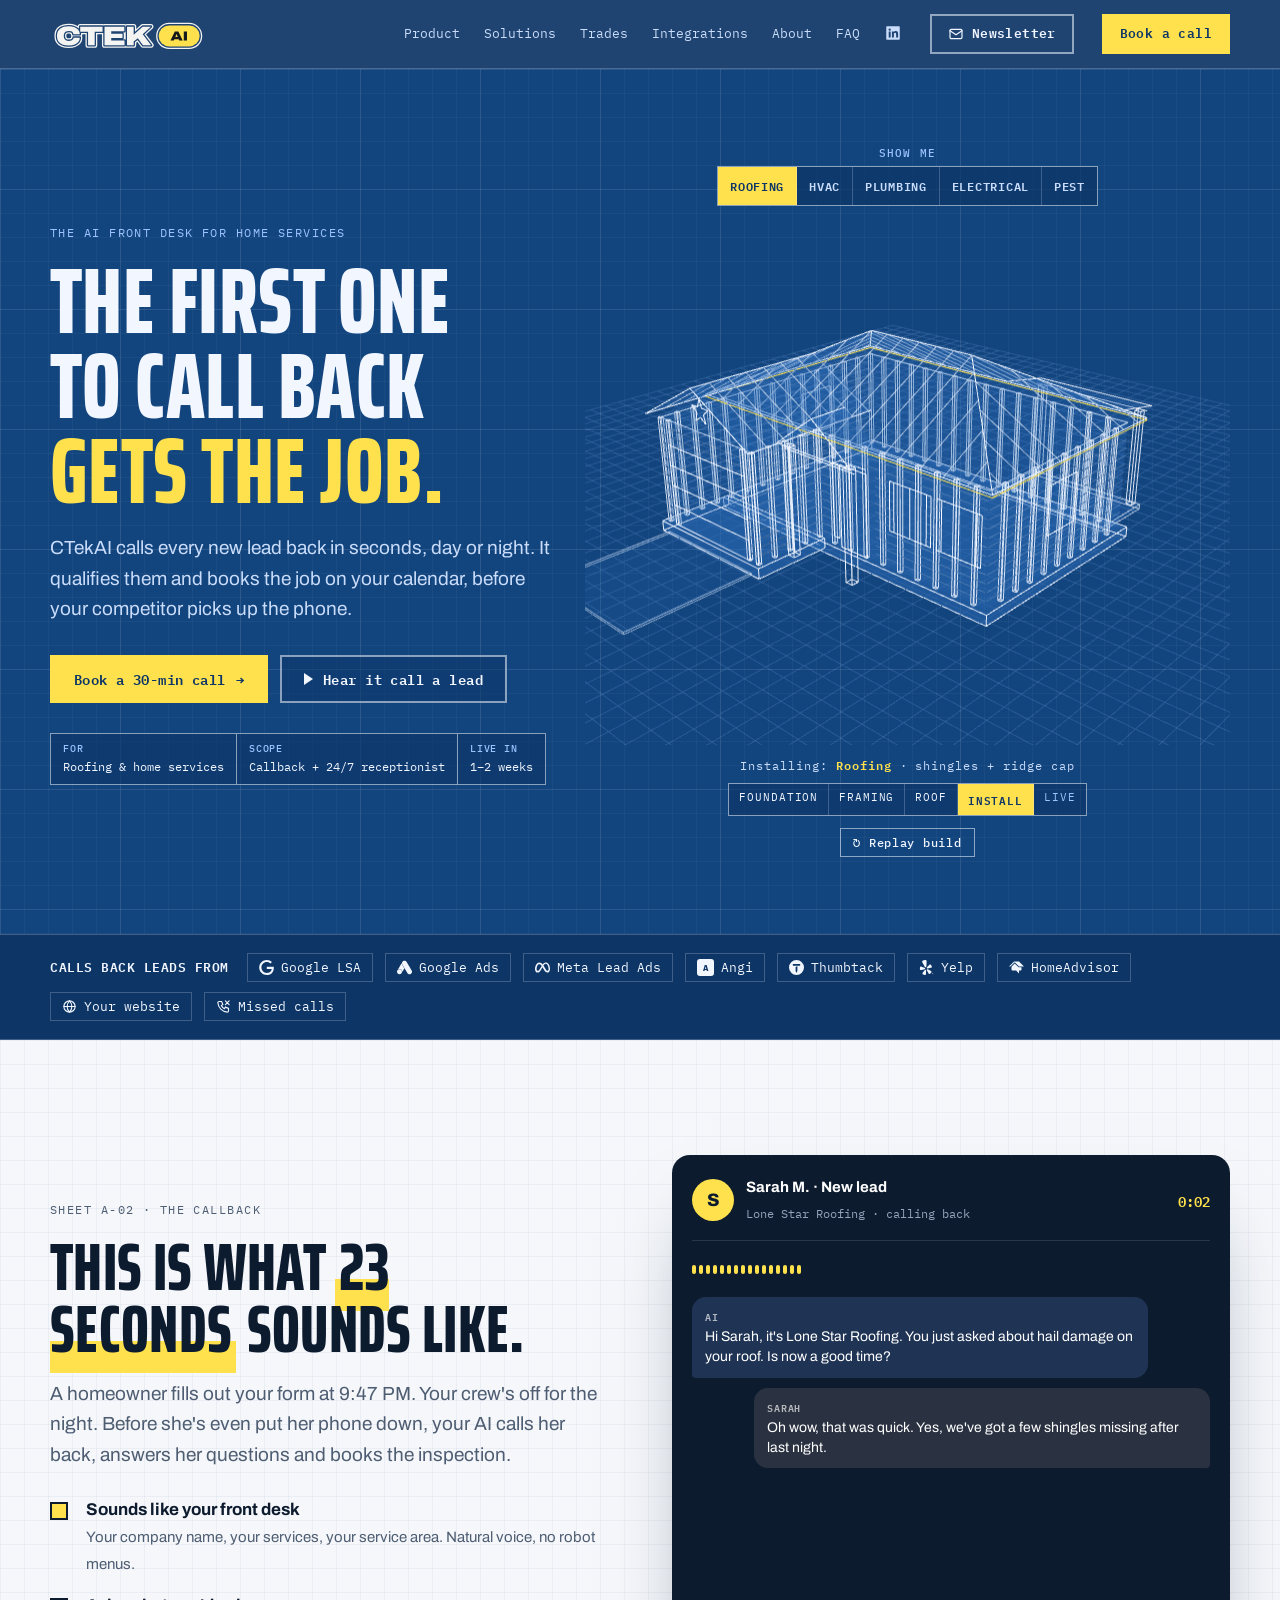
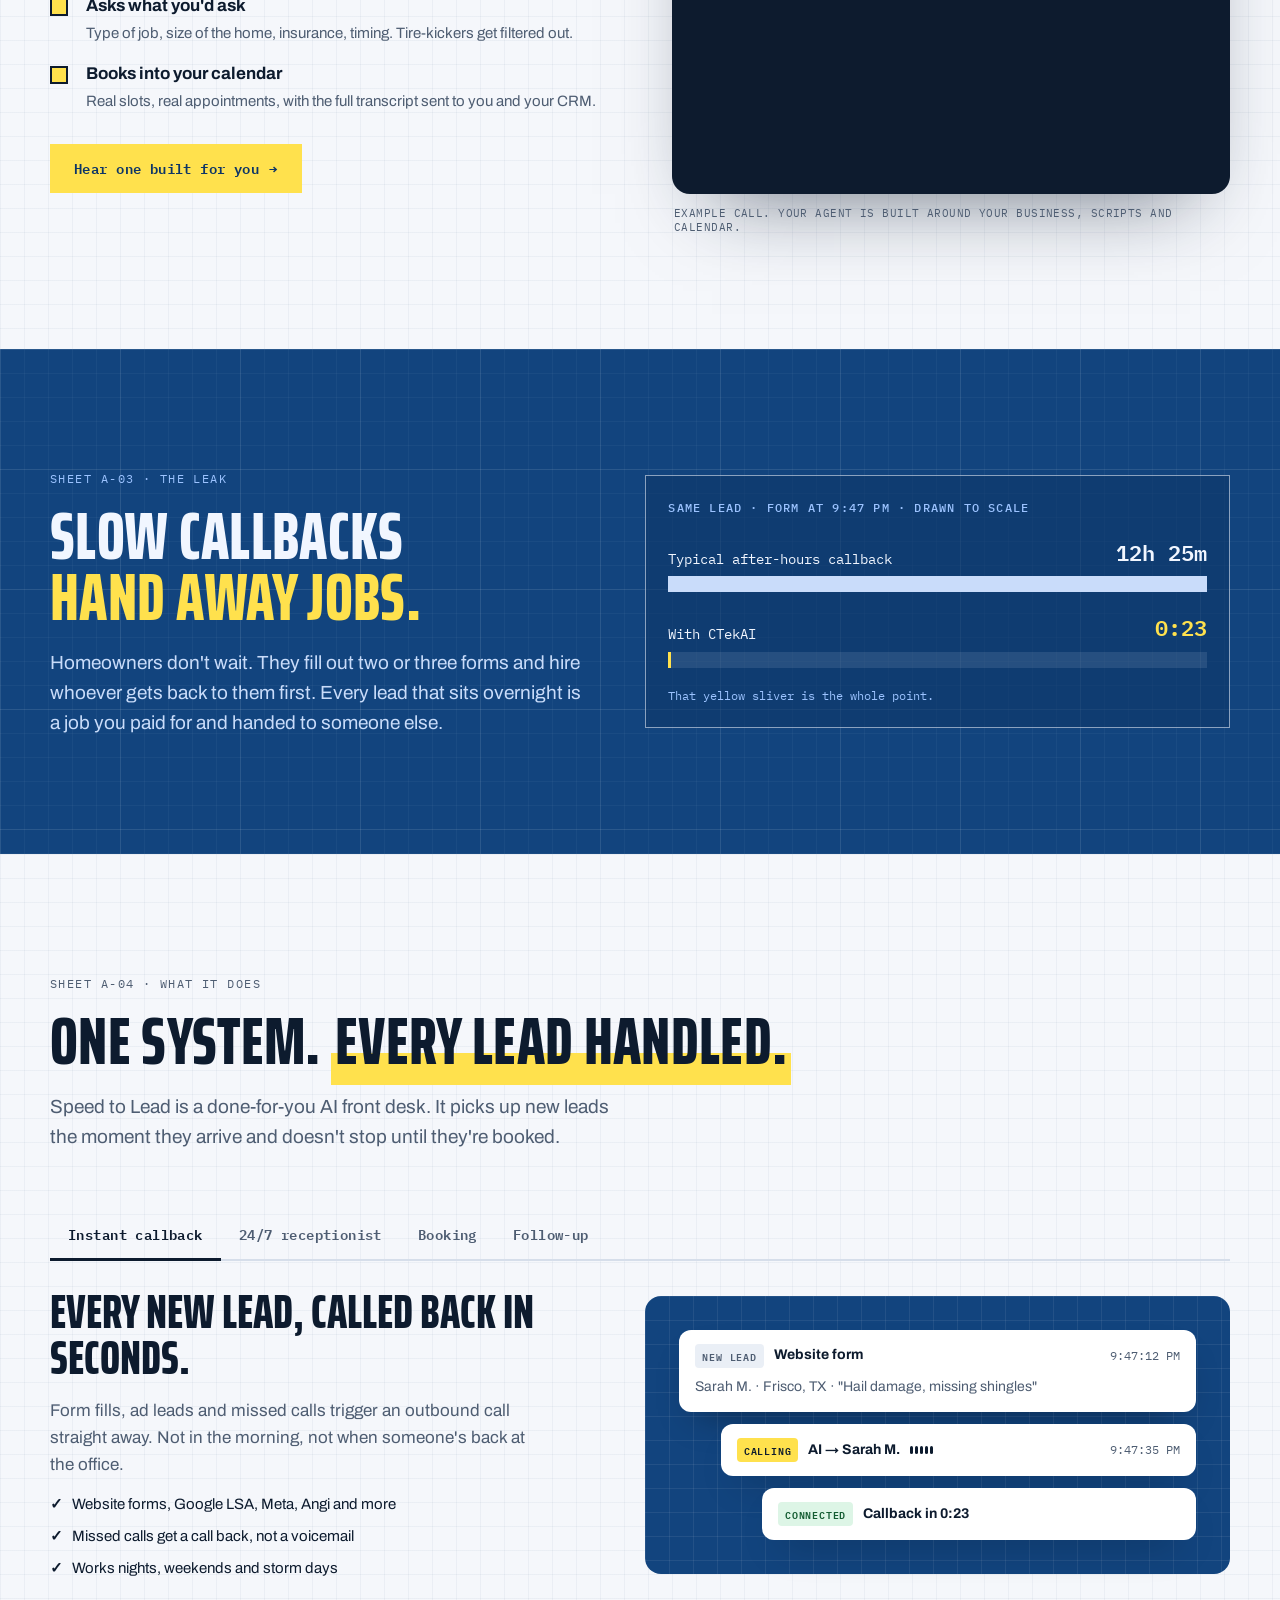
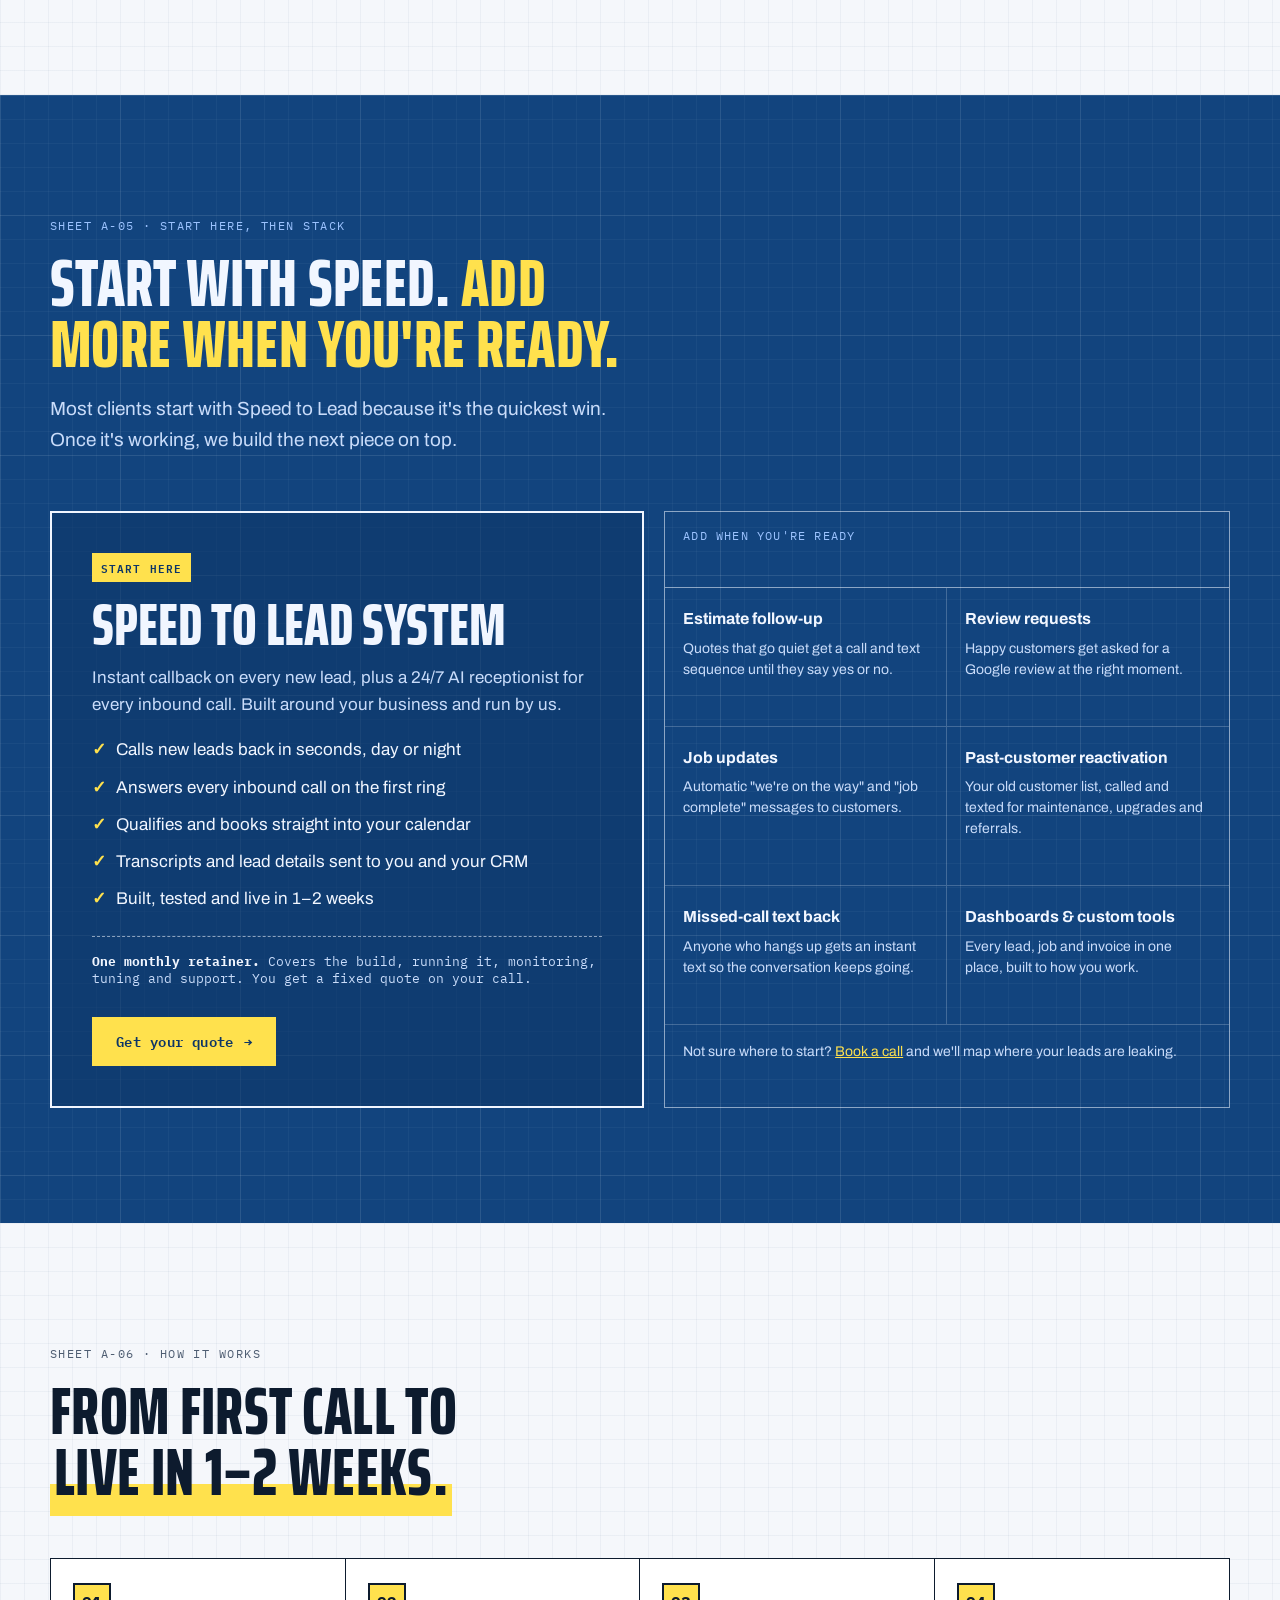
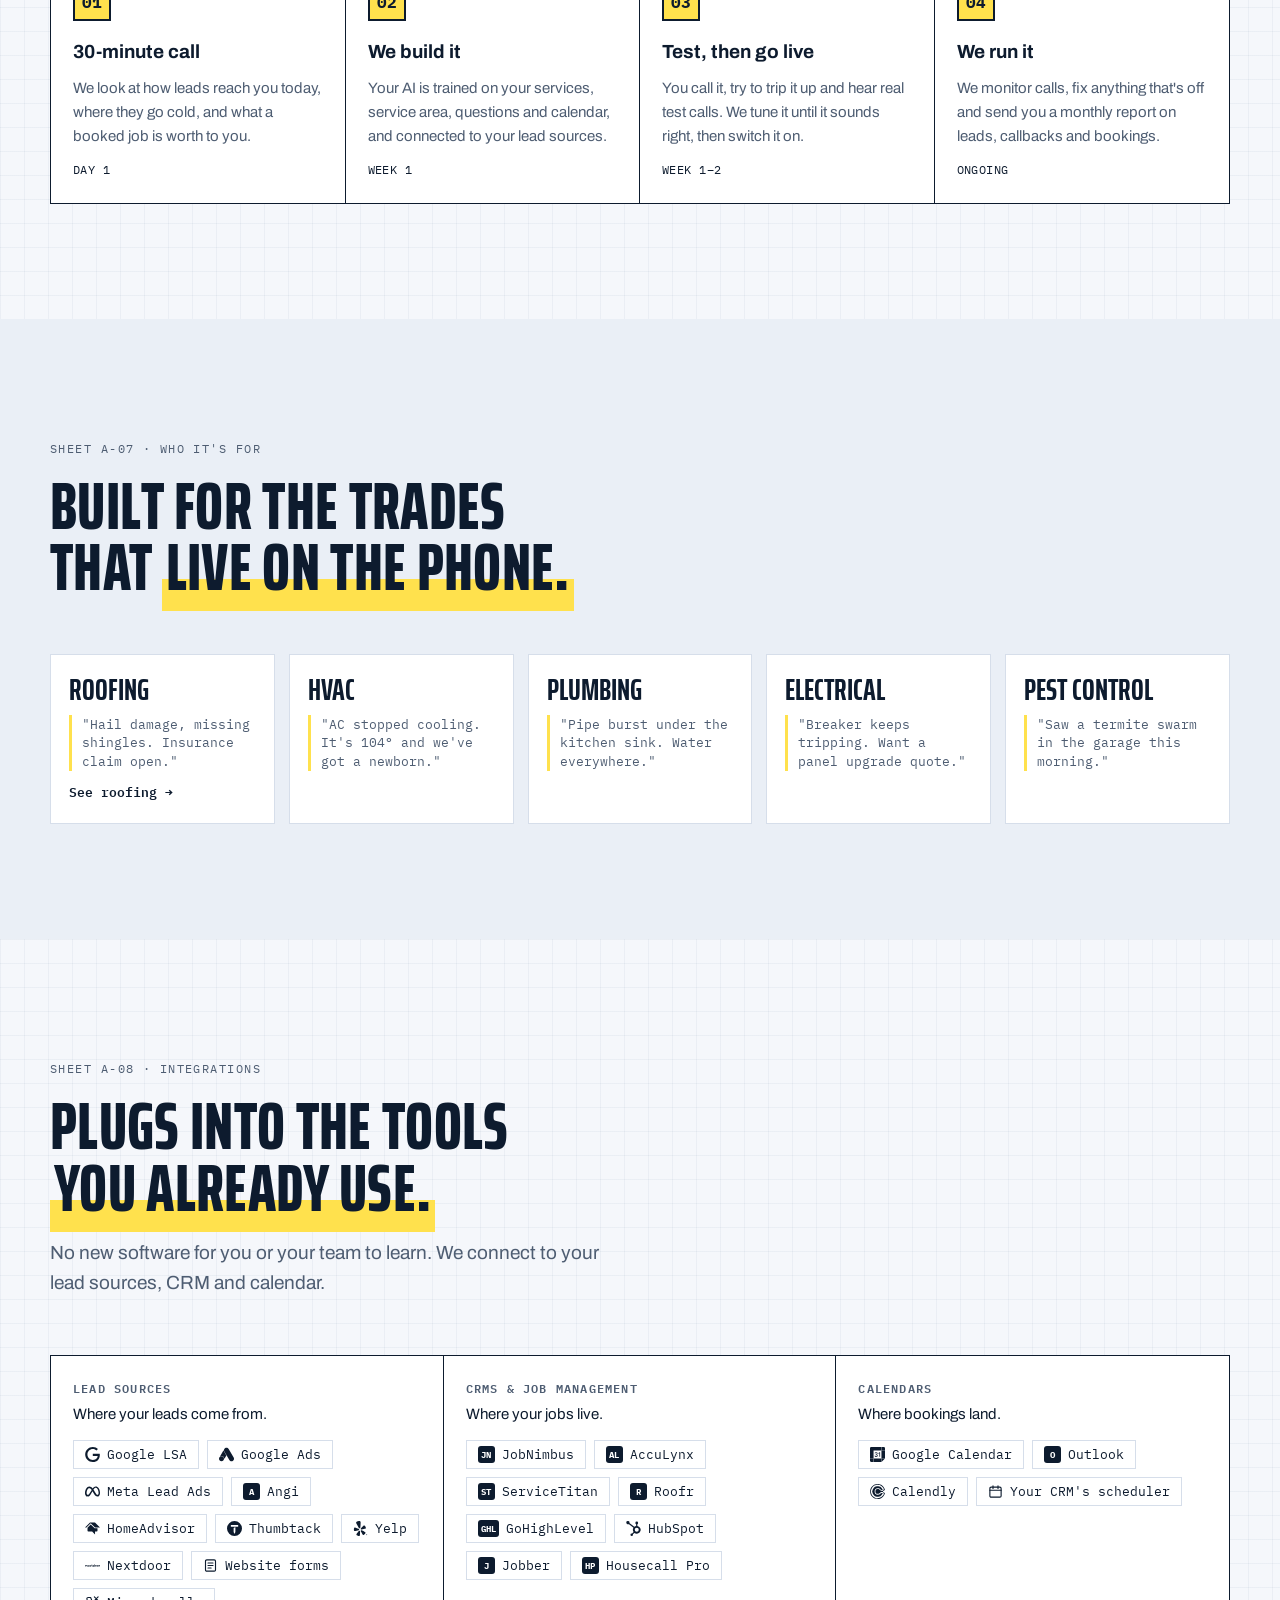
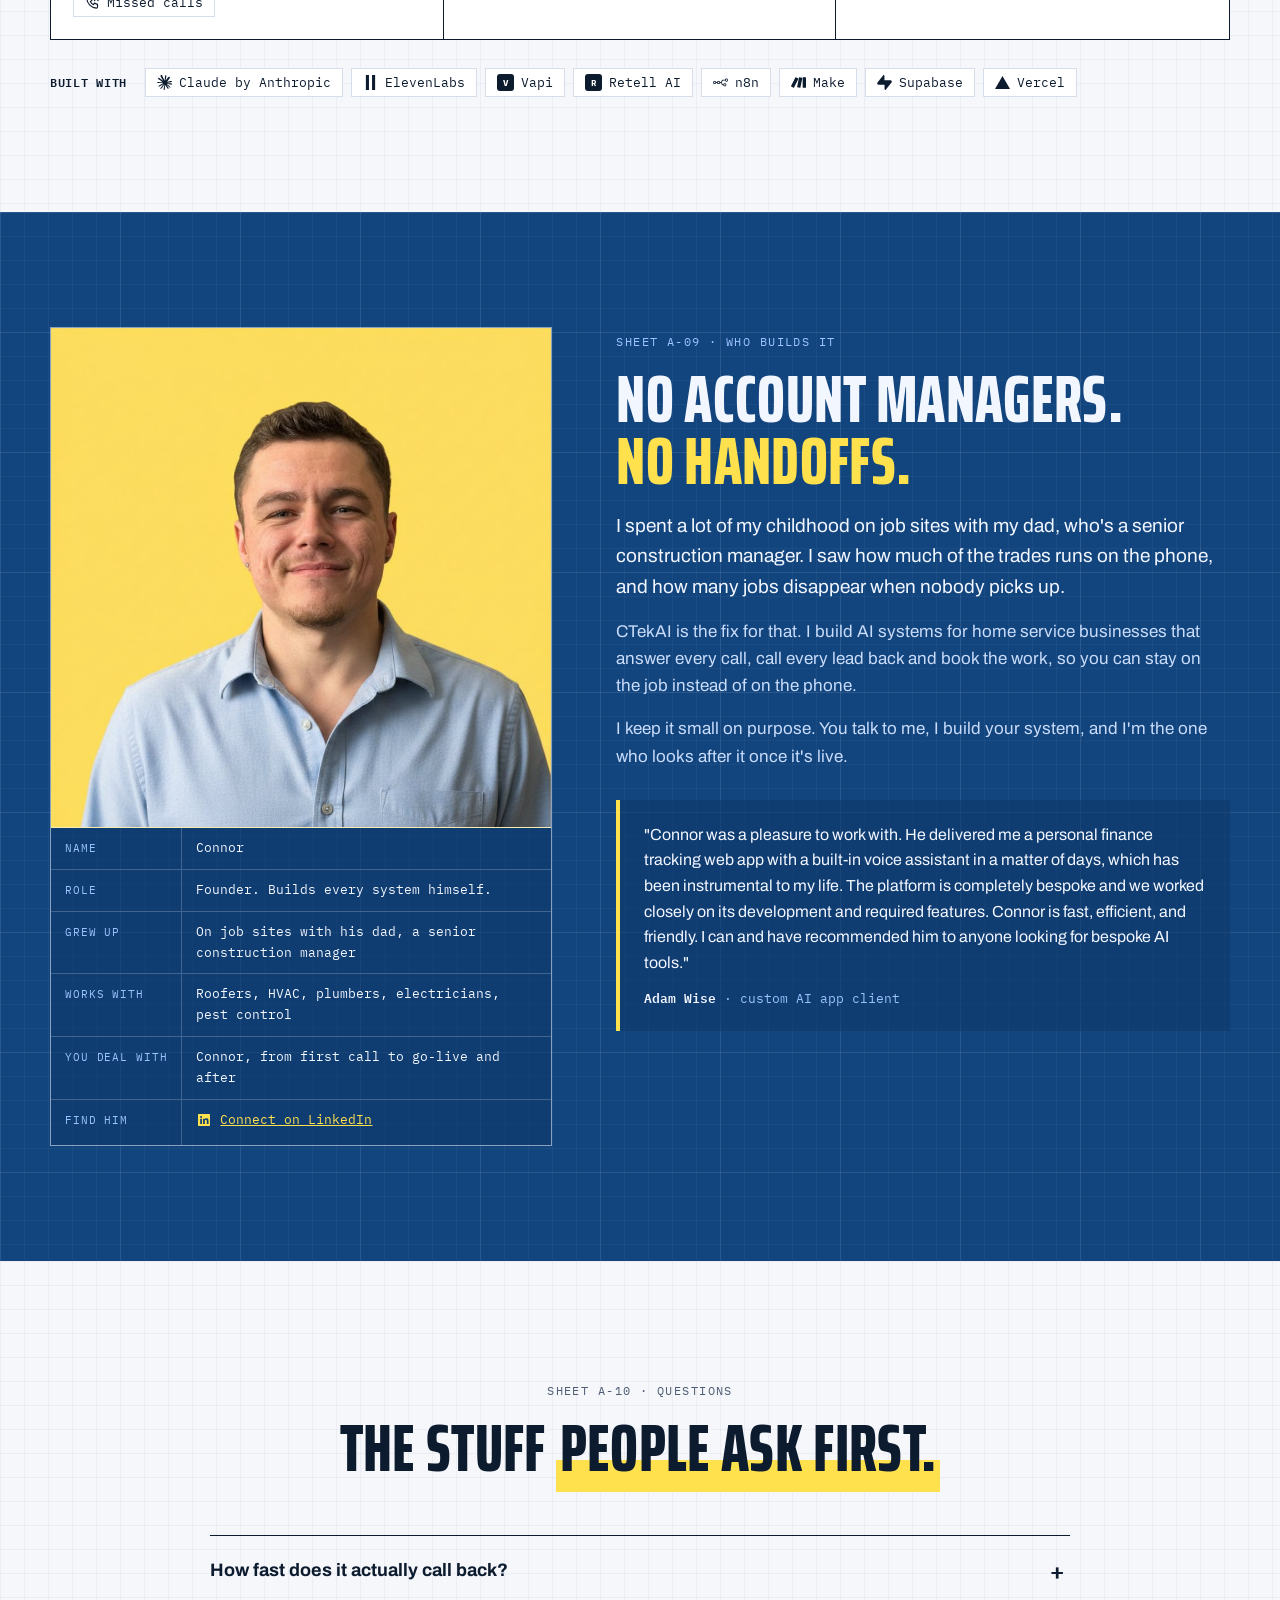
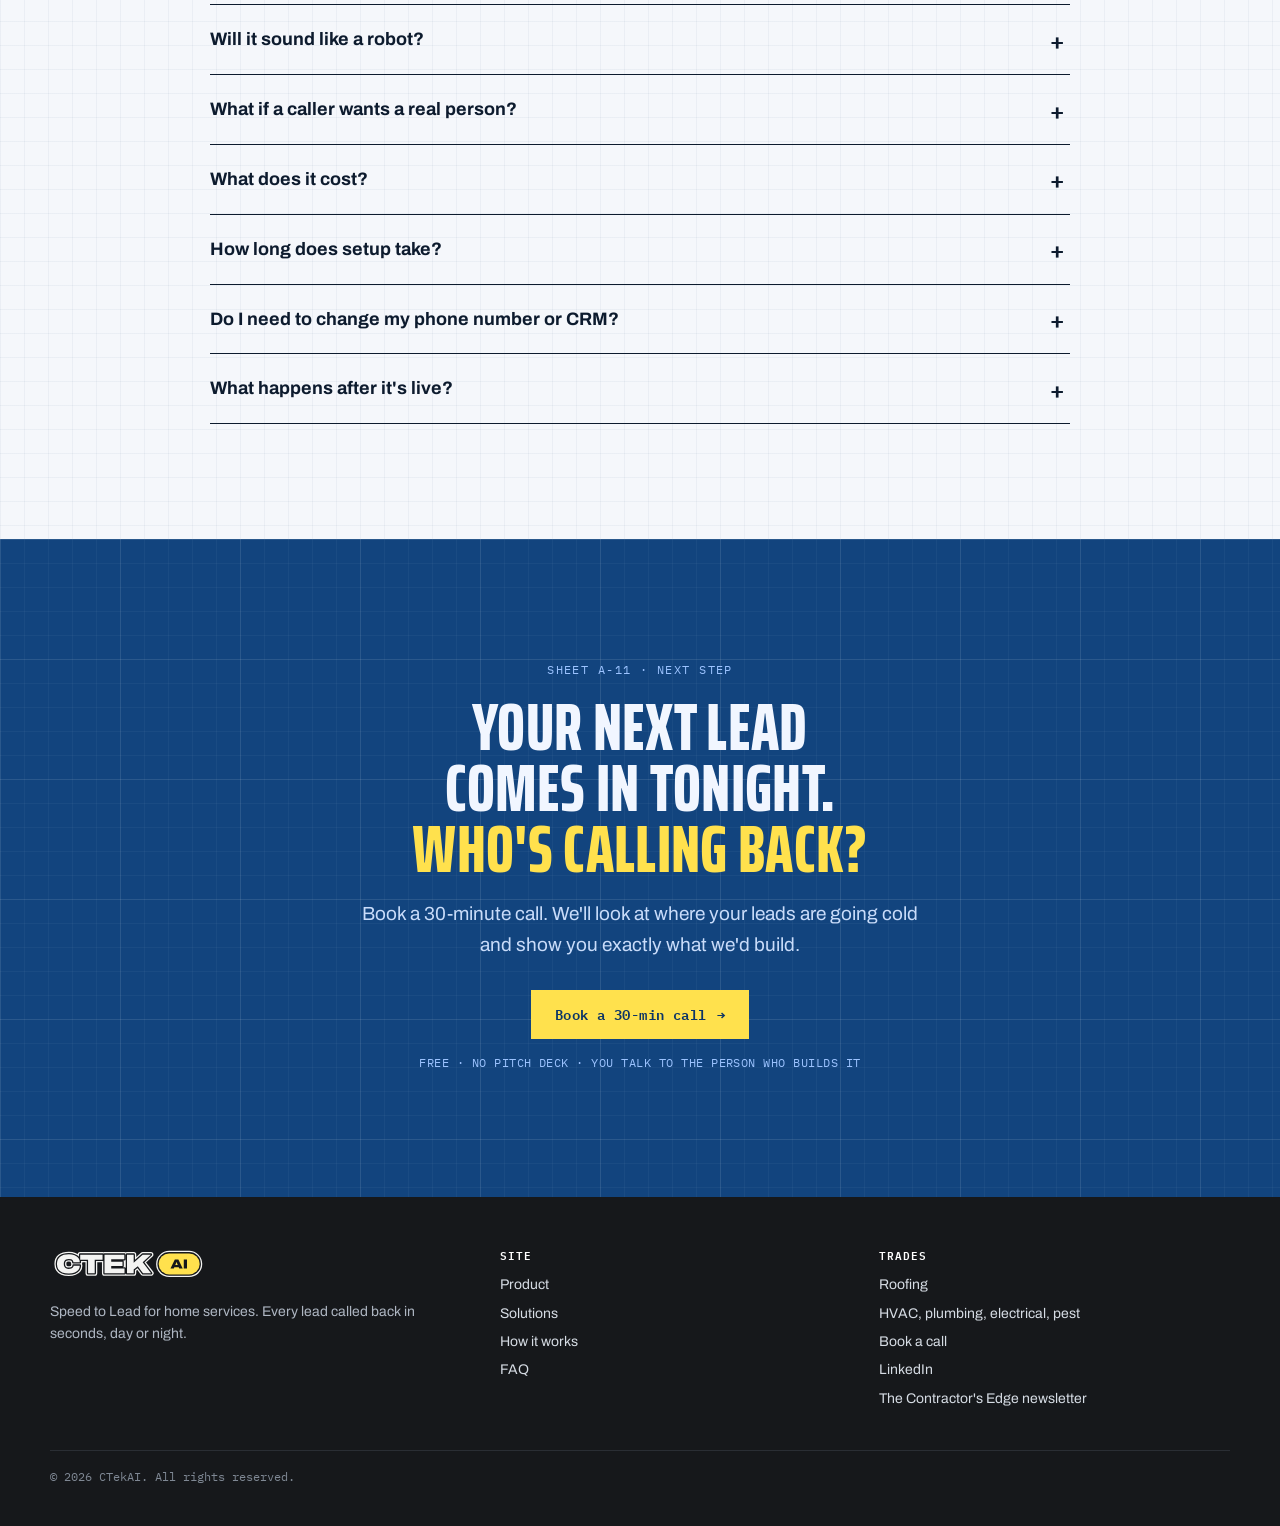
<file: index.html>
<!doctype html>
<html lang="en">
<head>
  <meta charset="utf-8">
  <meta name="viewport" content="width=device-width, initial-scale=1, viewport-fit=cover">
  <title>CTekAI · The AI Front Desk for Home Services</title>
  <meta name="description" content="CTekAI calls every new lead back in seconds, day or night, qualifies them and books the job. Done-for-you AI for roofers, HVAC, plumbers, electricians and pest control.">
  <link rel="canonical" href="https://www.ctekai.com/">
  <meta name="theme-color" content="#0D3566">

  <meta property="og:type" content="website">
  <meta property="og:site_name" content="CTekAI">
  <meta property="og:title" content="CTekAI · The AI Front Desk for Home Services">
  <meta property="og:description" content="Every lead called back in seconds. Day or night.">
  <meta property="og:url" content="https://www.ctekai.com/">
  <meta property="og:image" content="https://www.ctekai.com/assets/img/og-image.png">
  <meta property="og:image:width" content="1200">
  <meta property="og:image:height" content="630">
  <meta name="twitter:card" content="summary_large_image">

  <link rel="icon" href="/favicon.ico" sizes="any">
  <link rel="icon" href="/assets/icons/favicon.svg" type="image/svg+xml">
  <link rel="apple-touch-icon" href="/apple-touch-icon.png">
  <link rel="manifest" href="/site.webmanifest">

  <link rel="preconnect" href="https://fonts.googleapis.com">
  <link rel="preconnect" href="https://fonts.gstatic.com" crossorigin>
  <link rel="stylesheet" href="https://fonts.googleapis.com/css2?family=Archivo:wght@400;500;700&family=IBM+Plex+Mono:wght@400;500;600&family=Saira+Extra+Condensed:wght@700;800&display=swap">
  <link rel="stylesheet" href="/assets/css/site.css?v=4">

  <script type="application/ld+json">
  {"@context":"https://schema.org","@type":"ProfessionalService","name":"CTekAI","url":"https://www.ctekai.com/","logo":"https://www.ctekai.com/assets/icons/icon-512.png","description":"Done-for-you AI that calls every new lead back in seconds and books the job, for home service businesses.","areaServed":"US","founder":{"@type":"Person","name":"Connor"}}
  </script>
</head>
<body>
<a class="skip" href="#main">Skip to content</a>

<header class="nav">
  <div class="wrap">
    <a class="brand" href="/" aria-label="CTekAI home"><img src="/assets/img/logo-oneline-light.svg" alt="CTekAI" width="160" height="30"></a>
    <button class="nav-toggle" type="button" aria-expanded="false" aria-controls="navlinks">MENU</button>
    <ul class="nav-links" id="navlinks">
      <li><a href="#product">Product</a></li>
      <li><a href="#solutions">Solutions</a></li>
      <li><a href="#trades">Trades</a></li>
      <li><a href="#integrations">Integrations</a></li>
      <li><a href="#about">About</a></li>
      <li><a href="#faq">FAQ</a></li>
      <li class="nav-li"><a href="https://www.linkedin.com/in/connorpearce/" target="_blank" rel="noopener" aria-label="Connor on LinkedIn"><svg class="ico" width="16" height="16" viewBox="0 0 24 24" aria-hidden="true"><path d="M4 3h16a1 1 0 0 1 1 1v16a1 1 0 0 1-1 1H4a1 1 0 0 1-1-1V4a1 1 0 0 1 1-1zm2.3 7v8h2.6v-8H6.3zm1.3-4a1.5 1.5 0 1 0 0 3 1.5 1.5 0 0 0 0-3zM10.6 10v8h2.6v-4.2c0-1.1.2-2.2 1.6-2.2 1.4 0 1.4 1.3 1.4 2.3V18h2.6v-4.6c0-2.3-.5-4-3.1-4-1.3 0-2.1.7-2.5 1.3V10h-2.6z"/></svg><span class="li-txt">LinkedIn</span></a></li>
      <li class="mobile-cta news"><a href="https://contractorsedge.beehiiv.com/subscribe" target="_blank" rel="noopener"><svg class="ico line" width="16" height="16" viewBox="0 0 24 24" aria-hidden="true"><rect x="3" y="5" width="18" height="14" rx="2"/><path d="M3 7l9 6 9-6"/></svg>The Contractor's Edge newsletter<span class="count" data-subscribers=""></span></a></li>
      <li class="mobile-cta"><a href="https://calendly.com/connor-ctekai/30min" target="_blank" rel="noopener">Book a 30-min call</a></li>
    </ul>
    <a class="btn btn-news nav-cta" href="https://contractorsedge.beehiiv.com/subscribe" target="_blank" rel="noopener"><svg class="ico line" width="16" height="16" viewBox="0 0 24 24" aria-hidden="true"><rect x="3" y="5" width="18" height="14" rx="2"/><path d="M3 7l9 6 9-6"/></svg>Newsletter<span class="count" data-subscribers=""></span></a>
    <a class="btn btn-primary nav-cta" href="https://calendly.com/connor-ctekai/30min" target="_blank" rel="noopener">Book a call</a>
  </div>
</header>

<main id="main">

  <!-- ============ HERO ============ -->
  <section class="hero bp" data-hero>
    <div class="wrap hero-grid">
      <div>
        <span class="eyebrow">The AI front desk for home services</span>
        <h1 class="h1">The first one to call back <em>gets the job.</em></h1>
        <p class="lede">CTekAI calls every new lead back in seconds, day or night. It qualifies them and books the job on your calendar, before your competitor picks up the phone.</p>
        <div class="ctas">
          <a class="btn btn-primary" href="https://calendly.com/connor-ctekai/30min" target="_blank" rel="noopener">Book a 30-min call <span class="arrow" aria-hidden="true">→</span></a>
          <a class="btn btn-ghost" href="#hear"><span class="play" aria-hidden="true"></span>Hear it call a lead</a>
        </div>
        <div class="titleblock"><div><b>FOR</b>Roofing &amp; home services</div><div><b>SCOPE</b>Callback + 24/7 receptionist</div><div><b>LIVE IN</b>1–2 weeks</div></div>
      </div>

      <div id="stageWrap">
        <p class="trades-cap">SHOW ME</p>
        <div class="trades" role="group" aria-label="Choose a trade">
          <button type="button" data-trade="roofing" aria-pressed="true">Roofing</button>
          <button type="button" data-trade="hvac" aria-pressed="false">HVAC</button>
          <button type="button" data-trade="plumbing" aria-pressed="false">Plumbing</button>
          <button type="button" data-trade="electrical" aria-pressed="false">Electrical</button>
          <button type="button" data-trade="pest" aria-pressed="false">Pest</button>
        </div>
        <div class="stage" id="stage" aria-label="A house being framed, then each trade's system installed, with an example lead being called back and booked">
          <svg class="leaders" aria-hidden="true">
            <g id="L0" class="off"><line/><circle class="halo" r="10"/><circle r="5.5"/></g>
            <g id="L1" class="off"><line/><circle class="halo" r="10"/><circle r="5.5"/></g>
            <g id="L2" class="off"><line/><circle class="halo" r="10"/><circle r="5.5"/></g>
          </svg>
          <div class="callout c0 off" id="co0"><b>1 · LEAD IN</b><span class="txt">Hail damage form · 9:47 PM</span></div>
          <div class="callout c1 off" id="co1"><b>2 · AI CALLS BACK</b><span class="txt">in 0:00:23</span></div>
          <div class="callout c2 off" id="co2"><b>3 · BOOKED</b><span class="txt">Inspection Thu 9:00 AM</span></div>
        </div>
        <svg class="fallback" viewBox="0 0 600 400" fill="none" stroke="#F1F6FF" stroke-linecap="round" stroke-linejoin="round" aria-hidden="true">
          <line x1="20" y1="340" x2="580" y2="340" stroke-width="2"/>
          <rect x="60" y="230" width="190" height="110" stroke-width="2.5"/><polyline points="45,236 155,170 265,236" stroke-width="3"/>
          <rect x="80" y="262" width="150" height="78" stroke-width="2"/>
          <rect x="250" y="240" width="300" height="100" stroke-width="2.5"/><polyline points="230,244 330,175 470,175 570,244" stroke-width="3"/>
          <rect x="300" y="268" width="36" height="72" stroke-width="2"/><rect x="400" y="262" width="44" height="42" stroke-width="2"/><rect x="470" y="262" width="44" height="42" stroke-width="2"/>
        </svg>
        <p class="status" id="status" aria-live="polite"></p>
        <div class="progress" id="progress" aria-hidden="true"><span>FOUNDATION</span><span>FRAMING</span><span>ROOF</span><span>INSTALL</span><span>LIVE</span></div>
        <button class="replay" id="replay" type="button">↻ Replay build</button>
      </div>
    </div>
  </section>

  <div class="sources" aria-label="Lead sources">
    <div class="wrap">
      <b>CALLS BACK LEADS FROM</b>
      <span class="chip"><svg class="ico" width="16" height="16" viewBox="0 0 24 24" aria-hidden="true"><path d="M12.48 10.92v3.28h7.84c-.24 1.84-.853 3.187-1.787 4.133-1.147 1.147-2.933 2.4-6.053 2.4-4.827 0-8.6-3.893-8.6-8.72s3.773-8.72 8.6-8.72c2.6 0 4.507 1.027 5.907 2.347l2.307-2.307C18.747 1.44 16.133 0 12.48 0 5.867 0 .307 5.387.307 12s5.56 12 12.173 12c3.573 0 6.267-1.173 8.373-3.36 2.16-2.16 2.84-5.213 2.84-7.667 0-.76-.053-1.467-.173-2.053H12.48z"/></svg>Google LSA</span><span class="chip"><svg class="ico" width="16" height="16" viewBox="0 0 24 24" aria-hidden="true"><path d="M3.9998 22.9291C1.7908 22.9291 0 21.1383 0 18.9293s1.7908-3.9998 3.9998-3.9998 3.9998 1.7908 3.9998 3.9998-1.7908 3.9998-3.9998 3.9998zm19.4643-6.0004L15.4632 3.072C14.3586 1.1587 11.9121.5028 9.9988 1.6074S7.4295 5.1585 8.5341 7.0718l8.0009 13.8567c1.1046 1.9133 3.5511 2.5679 5.4644 1.4646 1.9134-1.1046 2.568-3.5511 1.4647-5.4644zM7.5137 4.8438L1.5645 15.1484A4.5 4.5 0 0 1 4 14.4297c2.5597-.0075 4.6248 2.1585 4.4941 4.7148l3.2168-5.5723-3.6094-6.25c-.4499-.7793-.6322-1.6394-.5878-2.4784z"/></svg>Google Ads</span><span class="chip"><svg class="ico" width="16" height="16" viewBox="0 0 24 24" aria-hidden="true"><path d="M6.915 4.03c-1.968 0-3.683 1.28-4.871 3.113C.704 9.208 0 11.883 0 14.449c0 .706.07 1.369.21 1.973a6.624 6.624 0 0 0 .265.86 5.297 5.297 0 0 0 .371.761c.696 1.159 1.818 1.927 3.593 1.927 1.497 0 2.633-.671 3.965-2.444.76-1.012 1.144-1.626 2.663-4.32l.756-1.339.186-.325c.061.1.121.196.183.3l2.152 3.595c.724 1.21 1.665 2.556 2.47 3.314 1.046.987 1.992 1.22 3.06 1.22 1.075 0 1.876-.355 2.455-.843a3.743 3.743 0 0 0 .81-.973c.542-.939.861-2.127.861-3.745 0-2.72-.681-5.357-2.084-7.45-1.282-1.912-2.957-2.93-4.716-2.93-1.047 0-2.088.467-3.053 1.308-.652.57-1.257 1.29-1.82 2.05-.69-.875-1.335-1.547-1.958-2.056-1.182-.966-2.315-1.303-3.454-1.303zm10.16 2.053c1.147 0 2.188.758 2.992 1.999 1.132 1.748 1.647 4.195 1.647 6.4 0 1.548-.368 2.9-1.839 2.9-.58 0-1.027-.23-1.664-1.004-.496-.601-1.343-1.878-2.832-4.358l-.617-1.028a44.908 44.908 0 0 0-1.255-1.98c.07-.109.141-.224.211-.327 1.12-1.667 2.118-2.602 3.358-2.602zm-10.201.553c1.265 0 2.058.791 2.675 1.446.307.327.737.871 1.234 1.579l-1.02 1.566c-.757 1.163-1.882 3.017-2.837 4.338-1.191 1.649-1.81 1.817-2.486 1.817-.524 0-1.038-.237-1.383-.794-.263-.426-.464-1.13-.464-2.046 0-2.221.63-4.535 1.66-6.088.454-.687.964-1.226 1.533-1.533a2.264 2.264 0 0 1 1.088-.285z"/></svg>Meta Lead Ads</span><span class="chip"><span class="ico mono" aria-hidden="true">A</span>Angi</span><span class="chip"><svg class="ico" width="16" height="16" viewBox="0 0 24 24" aria-hidden="true"><path d="M6.18 6.38h11.69v2.68H6.17zm7.27 3.8v3.14c0 3.23-.02 3.74-.14 4.36a7.95 7.95 0 0 1-1.3 2.87c-.03 0-.78-1.35-.9-1.62-.17-.4-.3-.8-.4-1.25l-.09-.41-.02-5.78.16-.2a3.3 3.3 0 0 1 2.44-1.1zM12 0A12 12 0 0 0 0 12a12 12 0 0 0 12 12 12 12 0 0 0 12-12A12 12 0 0 0 12 0Z"/></svg>Thumbtack</span><span class="chip"><svg class="ico" width="16" height="16" viewBox="0 0 24 24" aria-hidden="true"><path d="m7.6885 15.1415-3.6715.8483c-.3769.0871-.755.183-1.1452.155-.2611-.0188-.5122-.0414-.7606-.213a1.179 1.179 0 0 1-.331-.3594c-.3486-.5519-.3656-1.3661-.3697-2.0004a6.2874 6.2874 0 0 1 .3314-2.0642 1.857 1.857 0 0 1 .1073-.2474 2.3426 2.3426 0 0 1 .1255-.2165 2.4572 2.4572 0 0 1 .1563-.1975 1.1736 1.1736 0 0 1 .399-.2831 1.082 1.082 0 0 1 .4592-.0837c.2355.0016.5139.052.91.1734.0555.0191.1237.0382.1856.0572.3277.1013.7048.2404 1.1499.3987.6863.2404 1.3663.487 2.0463.7397l1.2117.4423c.2217.0807.4363.18.6412.297.174.0984.3273.2298.4512.387a1.217 1.217 0 0 1 .192.4309 1.2205 1.2205 0 0 1-.872 1.4522c-.0468.0151-.0852.0239-.1085.0293l-1.105.2553-.0031-.001zM18.8208 7.565a1.8506 1.8506 0 0 0-.2042-.1754 2.4082 2.4082 0 0 0-.2077-.1394 2.3607 2.3607 0 0 0-.2269-.109 1.1705 1.1705 0 0 0-.482-.0796 1.0862 1.0862 0 0 0-.4498.1263c-.2107.1048-.4388.2732-.742.5551-.042.0417-.0947.0886-.142.133-.2502.2351-.5286.5252-.8599.863a114.6363 114.6363 0 0 0-1.5166 1.5629l-.8962.9293a4.1897 4.1897 0 0 0-.4466.5483 1.541 1.541 0 0 0-.2364.5459 1.2199 1.2199 0 0 0 .0107.4518l.0046.02a1.218 1.218 0 0 0 1.4184.923 1.162 1.162 0 0 0 .1105-.0213l4.7781-1.104c.3766-.087.7587-.1667 1.097-.3631.2269-.1316.4428-.262.5909-.5252a1.1793 1.1793 0 0 0 .1405-.4683c.0733-.6512-.2668-1.3908-.5403-1.963a6.2792 6.2792 0 0 0-1.2001-1.7103zM8.9703.0754a8.6724 8.6724 0 0 0-.83.1564c-.2754.066-.548.1383-.8146.2236-.868.2844-2.0884.8063-2.295 1.8065-.1165.5655.1595 1.1439.3737 1.66.2595.6254.614 1.1889.9373 1.7777.8543 1.5545 1.7245 3.0993 2.5922 4.6457.259.4617.5416 1.0464 1.043 1.2856a1.058 1.058 0 0 0 .1013.0383c.2248.0851.4699.1016.7041.0471a4.3015 4.3015 0 0 0 .0418-.0097 1.2136 1.2136 0 0 0 .5658-.3397 1.1033 1.1033 0 0 0 .079-.0822c.3463-.435.3454-1.0833.3764-1.6134.1042-1.771.2139-3.5423.3009-5.3142.0332-.6712.1055-1.3333.0655-2.0096-.0328-.5579-.0368-1.1984-.3891-1.6563-.6218-.8073-1.9476-.741-2.8523-.6158zm2.084 15.9505a1.1053 1.1053 0 0 0-1.2306-.4145 1.1398 1.1398 0 0 0-.1526.0633 1.4806 1.4806 0 0 0-.2171.1354c-.1992.1475-.3668.3392-.5196.5315-.0386.049-.074.1143-.12.1562l-.7686 1.0573a113.9168 113.9168 0 0 0-1.2913 1.789c-.278.3895-.5184.7184-.7083 1.0094-.036.0547-.0734.116-.1075.1647-.2277.3522-.3566.6092-.4228.8381a1.0945 1.0945 0 0 0-.046.4721c.0211.1655.0768.3246.1635.467.046.0715.0957.1406.1487.207a2.334 2.334 0 0 0 .1754.1825 1.843 1.843 0 0 0 .2108.1732c.5304.369 1.1112.6342 1.722.8391a6.0958 6.0958 0 0 0 1.5716.3004c.091.0046.1821.0025.2728-.006a2.3878 2.3878 0 0 0 .2506-.0351 2.3862 2.3862 0 0 0 .2447-.071 1.1927 1.1927 0 0 0 .4175-.2658c.1127-.113.1994-.249.2541-.3989.0889-.2214.1473-.5026.1857-.92.0034-.0593.0118-.1305.0177-.1958.0304-.3463.0443-.7531.0666-1.2315.0375-.7357.067-1.4681.0903-2.2026 0 0 .0495-1.3053.0494-1.306.0113-.3008.002-.6342-.0814-.9336a1.396 1.396 0 0 0-.1756-.4054zm8.6754 2.0439c-.1605-.176-.3878-.3514-.7462-.5682-.0518-.0288-.1124-.0674-.1684-.1009-.2985-.1795-.658-.3684-1.078-.5965a120.7615 120.7615 0 0 0-1.9427-1.042l-1.1515-.6107c-.0597-.0175-.1203-.0607-.1766-.0878-.2212-.1058-.4558-.2045-.6992-.2498a1.4915 1.4915 0 0 0-.2545-.0265 1.1527 1.1527 0 0 0-.1648.01 1.1077 1.1077 0 0 0-.9227.9133 1.4186 1.4186 0 0 0 .0159.439c.0563.3065.1932.6096.3346.875l.615 1.1526c.3422.65.6884 1.2963 1.0435 1.9406.229.4202.4196.7799.5982 1.078.0338.056.0721.1163.1011.1682.2173.3584.392.584.569.7458.1146.1107.252.195.4026.247.1583.0525.326.071.4919.0546a2.368 2.368 0 0 0 .251-.0435c.0817-.022.1622-.048.241-.0784a1.863 1.863 0 0 0 .2475-.1143 6.1018 6.1018 0 0 0 1.2818-.9597c.4596-.4522.8659-.9454 1.182-1.51.044-.08.0819-.163.1138-.2483a2.49 2.49 0 0 0 .0773-.2411c.0186-.083.033-.1669.0429-.2513a1.188 1.188 0 0 0-.0565-.491 1.0933 1.0933 0 0 0-.248-.4041zm2.86 3.742a.8523.8523 0 0 1-.111.4236c-.074.132-.178.2377-.3115.3172a.8428.8428 0 0 1-.4385.119.847.847 0 0 1-.4373-.1179.8526.8526 0 0 1-.3125-.3171.8548.8548 0 0 1-.111-.4248c0-.1526.038-.2958.1143-.4294a.8405.8405 0 0 1 .315-.3159.849.849 0 0 1 .4315-.1156.8514.8514 0 0 1 .4294.1144.84.84 0 0 1 .316.3148.8494.8494 0 0 1 .1156.4317zm-.1202 0c0-.1328-.0332-.256-.0996-.3698s-.1564-.2038-.2702-.2702a.7125.7125 0 0 0-.371-.1007.7204.7204 0 0 0-.3698.0996.7487.7487 0 0 0-.2713.2702.7181.7181 0 0 0-.0996.3709c0 .132.0332.2557.0996.371a.7355.7355 0 0 0 .2713.2713.7354.7354 0 0 0 .3698.0985.7205.7205 0 0 0 .3698-.0996.7423.7423 0 0 0 .2702-.2691.7186.7186 0 0 0 .1008-.3721zm-.577.0584.2724.4522h-.1922l-.237-.4052h-.1546v.4052h-.1695v-1.02h.2988c.1268 0 .2195.0247.2783.0744.0595.0496.0892.1252.0892.2267a.2785.2785 0 0 1-.0492.1625c-.032.0466-.0775.0813-.1362.1042zm-.0412-.1408a.1532.1532 0 0 0 .056-.1214c0-.0573-.0164-.0981-.0491-.1225-.0329-.0251-.0847-.0377-.1557-.0377h-.1214v.3285h.1237c.061 0 .1098-.0157.1465-.047z"/></svg>Yelp</span><span class="chip"><svg class="ico" width="16" height="16" viewBox="0 0 24 24" aria-hidden="true"><path d="M15.98 2.442H8.02L0 10.46h2.275l6.882-6.88 6.881 6.881H24l-8.02-8.018m-.492 9.348L9.157 5.459 4.01 10.605v4.987a1.33 1.33 0 0 0 1.329 1.329h6.077l4.637 4.637v-4.637h2.598a1.33 1.33 0 0 0 1.33-1.33V11.79h-4.494Z"/></svg>HomeAdvisor</span><span class="chip"><svg class="ico line" width="16" height="16" viewBox="0 0 24 24" aria-hidden="true"><circle cx="12" cy="12" r="9"/><path d="M3 12h18M12 3c2.5 2.6 3.8 5.6 3.8 9s-1.3 6.4-3.8 9c-2.5-2.6-3.8-5.6-3.8-9S9.5 5.6 12 3z"/></svg>Your website</span><span class="chip"><svg class="ico line" width="16" height="16" viewBox="0 0 24 24" aria-hidden="true"><path d="M5 4h4l2 5-2.5 1.5a11 11 0 0 0 5 5L15 13l5 2v4a2 2 0 0 1-2 2A16 16 0 0 1 3 6a2 2 0 0 1 2-2z"/><path d="M15 3l6 6M21 3l-6 6"/></svg>Missed calls</span>
    </div>
  </div>

  <!-- ============ HEAR IT ============ -->
  <section class="band paper" id="hear">
    <div class="wrap hear-grid">
      <div>
        <span class="eyebrow">Sheet A-02 · The callback</span>
        <h2 class="h2">This is what <em>23 seconds</em> sounds like.</h2>
        <p class="lede">A homeowner fills out your form at 9:47 PM. Your crew's off for the night. Before she's even put her phone down, your AI calls her back, answers her questions and books the inspection.</p>
        <ul class="points">
          <li><div><b>Sounds like your front desk</b><span>Your company name, your services, your service area. Natural voice, no robot menus.</span></div></li>
          <li><div><b>Asks what you'd ask</b><span>Type of job, size of the home, insurance, timing. Tire-kickers get filtered out.</span></div></li>
          <li><div><b>Books into your calendar</b><span>Real slots, real appointments, with the full transcript sent to you and your CRM.</span></div></li>
        </ul>
        <div class="ctas">
          <button class="btn btn-ghost audio-btn" type="button" data-audio-btn hidden><span class="play" aria-hidden="true"></span><span class="lbl">Play the recording</span></button>
          <a class="btn btn-primary" href="https://calendly.com/connor-ctekai/30min" target="_blank" rel="noopener">Hear one built for you <span class="arrow" aria-hidden="true">→</span></a>
        </div>
      </div>
      <div>
        <!-- To add the real demo recording: put the file at /assets/audio/demo-call.mp3 and add data-audio="/assets/audio/demo-call.mp3" to the div below. The play button then appears automatically. -->
        <div class="call-card" data-call>
          <div class="call-top">
            <span class="avatar" aria-hidden="true">S</span>
            <div><b>Sarah M. · New lead</b><small>Lone Star Roofing · calling back</small></div>
            <span class="timer">0:00</span>
          </div>
          <div class="wave" aria-hidden="true"><i></i><i style="animation-delay:.1s"></i><i style="animation-delay:.25s"></i><i style="animation-delay:.05s"></i><i style="animation-delay:.3s"></i><i style="animation-delay:.15s"></i><i style="animation-delay:.4s"></i><i style="animation-delay:.2s"></i><i style="animation-delay:.35s"></i><i style="animation-delay:.12s"></i><i style="animation-delay:.28s"></i><i style="animation-delay:.08s"></i><i style="animation-delay:.33s"></i><i style="animation-delay:.18s"></i><i style="animation-delay:.42s"></i><i style="animation-delay:.22s"></i></div>
          <div class="bubbles">
            <div class="bub ai"><small>AI</small>Hi Sarah, it's Lone Star Roofing. You just asked about hail damage on your roof. Is now a good time?</div>
            <div class="bub hu"><small>Sarah</small>Oh wow, that was quick. Yes, we've got a few shingles missing after last night.</div>
            <div class="bub ai"><small>AI</small>Sorry to hear that. Is it a one or two-story home, and are you going through insurance?</div>
            <div class="bub hu"><small>Sarah</small>Two-story, and yes, we've opened a claim.</div>
            <div class="bub ai"><small>AI</small>Perfect. I can get an inspector out Thursday at 9 AM or Friday at 1 PM. Which works?</div>
            <div class="bub done">✓ Inspection booked · Thu 9:00 AM · added to calendar</div>
          </div>
        </div>
        <p class="card-note">EXAMPLE CALL. YOUR AGENT IS BUILT AROUND YOUR BUSINESS, SCRIPTS AND CALENDAR.</p>
      </div>
    </div>
  </section>

  <!-- ============ THE RACE ============ -->
  <section class="band bp">
    <div class="wrap race">
      <div>
        <span class="eyebrow">Sheet A-03 · The leak</span>
        <h2 class="h2">Slow callbacks <em>hand away jobs.</em></h2>
        <p class="lede">Homeowners don't wait. They fill out two or three forms and hire whoever gets back to them first. Every lead that sits overnight is a job you paid for and handed to someone else.</p>
      </div>
      <div class="scale">
        <h3>SAME LEAD · FORM AT 9:47 PM · DRAWN TO SCALE</h3>
        <div class="bar-row"><span>Typical after-hours callback</span><span class="v">12h 25m</span><div class="track"><div class="fill" style="width:100%"></div></div></div>
        <div class="bar-row you"><span>With CTekAI</span><span class="v">0:23</span><div class="track"><div class="fill you" style="width:.05%"></div></div></div>
        <p class="note">That yellow sliver is the whole point.</p>
      </div>
    </div>
  </section>

  <!-- ============ PRODUCT ============ -->
  <section class="band paper" id="product">
    <div class="wrap" data-tabs>
      <div class="section-head">
        <span class="eyebrow">Sheet A-04 · What it does</span>
        <h2 class="h2">One system. <em>Every lead handled.</em></h2>
        <p class="lede">Speed to Lead is a done-for-you AI front desk. It picks up new leads the moment they arrive and doesn't stop until they're booked.</p>
      </div>
      <div class="ptabs" role="tablist" aria-label="What Speed to Lead does">
        <button role="tab" id="t-callback" aria-controls="p-callback" aria-selected="true">Instant callback<span class="bar"></span></button>
        <button role="tab" id="t-reception" aria-controls="p-reception" aria-selected="false" tabindex="-1">24/7 receptionist<span class="bar"></span></button>
        <button role="tab" id="t-booking" aria-controls="p-booking" aria-selected="false" tabindex="-1">Booking<span class="bar"></span></button>
        <button role="tab" id="t-follow" aria-controls="p-follow" aria-selected="false" tabindex="-1">Follow-up<span class="bar"></span></button>
      </div>

      <div class="ppanel" role="tabpanel" id="p-callback" aria-labelledby="t-callback">
        <div>
          <h3>Every new lead, called back in seconds.</h3>
          <p>Form fills, ad leads and missed calls trigger an outbound call straight away. Not in the morning, not when someone's back at the office.</p>
          <ul><li>Website forms, Google LSA, Meta, Angi and more</li><li>Missed calls get a call back, not a voicemail</li><li>Works nights, weekends and storm days</li></ul>
        </div>
        <div class="mock" aria-hidden="true">
          <div class="ui"><div class="row"><span class="tag">New lead</span><b>Website form</b><span class="meta">9:47:12 PM</span></div><p>Sarah M. · Frisco, TX · "Hail damage, missing shingles"</p></div>
          <div class="ui offset"><div class="row"><span class="tag y">Calling</span><b>AI → Sarah M.</b><span class="mini-wave"><i></i><i style="animation-delay:.2s"></i><i style="animation-delay:.4s"></i><i style="animation-delay:.1s"></i><i style="animation-delay:.3s"></i></span><span class="meta">9:47:35 PM</span></div></div>
          <div class="ui offset2"><div class="row"><span class="tag g">Connected</span><b>Callback in 0:23</b></div></div>
        </div>
      </div>

      <div class="ppanel" role="tabpanel" id="p-reception" aria-labelledby="t-reception" hidden>
        <div>
          <h3>A front desk that never clocks out.</h3>
          <p>Inbound calls get answered on the first ring, day or night. The AI handles questions, sorts real jobs from sales calls and flags emergencies.</p>
          <ul><li>Answers with your company name</li><li>Knows your services, area and pricing rules</li><li>Transfers urgent calls or texts you the details</li></ul>
        </div>
        <div class="mock" aria-hidden="true">
          <div class="ui"><div class="row"><span class="tag">Inbound call</span><b>(214) 555-0148</b><span class="meta">2:13 AM</span></div><p>"Water's coming through the ceiling in the upstairs bedroom."</p></div>
          <div class="ui offset"><div class="row"><span class="tag y">Flagged</span><b>Emergency leak · Plano</b></div><p>Owner notified by text. Crew lead on call: Mike.</p></div>
          <div class="ui offset2"><div class="row"><span class="tag">Filtered</span><b>Marketing agency pitch</b><span class="meta">2:41 AM</span></div></div>
        </div>
      </div>

      <div class="ppanel" role="tabpanel" id="p-booking" aria-labelledby="t-booking" hidden>
        <div>
          <h3>Booked straight onto your calendar.</h3>
          <p>The AI offers real open slots, books the appointment and sends confirmations. You wake up to inspections on the board, not a list of people to chase.</p>
          <ul><li>Google Calendar, Outlook or your CRM's scheduler</li><li>Respects your service area and crew availability</li><li>Full transcript and job notes on every booking</li></ul>
        </div>
        <div class="mock" aria-hidden="true">
          <div class="ui"><div class="row"><b>This week</b><span class="meta">Crew A</span></div>
            <div class="cal"><span>Mon</span><span>Tue</span><span>Wed</span><span>Thu</span><span>Fri</span>
              <i class="busy"></i><i></i><i class="busy"></i><i class="new"></i><i></i>
              <i></i><i class="busy"></i><i></i><i class="busy"></i><i class="busy"></i>
              <i class="busy"></i><i></i><i></i><i></i><i class="busy"></i></div></div>
          <div class="ui offset"><div class="row"><span class="tag y">Booked</span><b>Thu 9:00 AM · Inspection</b></div><p>Sarah M. · 2-story · hail · insurance claim open</p></div>
        </div>
      </div>

      <div class="ppanel" role="tabpanel" id="p-follow" aria-labelledby="t-follow" hidden>
        <div>
          <h3>Nobody slips through the cracks.</h3>
          <p>Leads who don't pick up get a text and another call. Booked jobs get reminders. Quotes that go quiet get a nudge. All automatic.</p>
          <ul><li>Call and text follow-up sequences</li><li>Appointment reminders cut no-shows</li><li>Estimate follow-up on quotes that go quiet</li></ul>
        </div>
        <div class="mock" aria-hidden="true">
          <div class="ui"><div class="row"><span class="tag">Text</span><b>To Sarah M.</b><span class="meta">Wed 6:00 PM</span></div><p>"Hi Sarah, just confirming your roof inspection tomorrow at 9 AM. Reply C to confirm or R to reschedule."</p></div>
          <div class="ui offset"><div class="row"><span class="tag g">Reply</span><b>C</b><span class="meta">Wed 6:04 PM</span></div></div>
          <div class="ui offset2"><div class="row"><span class="tag">Day 3</span><b>Estimate follow-up</b></div><p>"Any questions on the estimate? Happy to walk you through it."</p></div>
        </div>
      </div>
    </div>
  </section>

  <!-- ============ SOLUTIONS ============ -->
  <section class="band bp" id="solutions">
    <div class="wrap">
      <div class="section-head">
        <span class="eyebrow">Sheet A-05 · Start here, then stack</span>
        <h2 class="h2">Start with speed. <em>Add more when you're ready.</em></h2>
        <p class="lede">Most clients start with Speed to Lead because it's the quickest win. Once it's working, we build the next piece on top.</p>
      </div>
      <div class="sol-grid">
        <div class="flagship">
          <span class="badge">Start here</span>
          <h3>Speed to Lead System</h3>
          <p>Instant callback on every new lead, plus a 24/7 AI receptionist for every inbound call. Built around your business and run by us.</p>
          <ul>
            <li>Calls new leads back in seconds, day or night</li>
            <li>Answers every inbound call on the first ring</li>
            <li>Qualifies and books straight into your calendar</li>
            <li>Transcripts and lead details sent to you and your CRM</li>
            <li>Built, tested and live in 1–2 weeks</li>
          </ul>
          <div class="price"><b>One monthly retainer.</b> Covers the build, running it, monitoring, tuning and support. You get a fixed quote on your call.</div>
          <div class="ctas"><a class="btn btn-primary" href="https://calendly.com/connor-ctekai/30min" target="_blank" rel="noopener">Get your quote <span class="arrow" aria-hidden="true">→</span></a></div>
        </div>
        <div class="stack">
          <div class="stack-head">Add when you're ready</div>
          <div class="addon"><h4>Estimate follow-up</h4><p>Quotes that go quiet get a call and text sequence until they say yes or no.</p></div>
          <div class="addon"><h4>Review requests</h4><p>Happy customers get asked for a Google review at the right moment.</p></div>
          <div class="addon"><h4>Job updates</h4><p>Automatic "we're on the way" and "job complete" messages to customers.</p></div>
          <div class="addon"><h4>Past-customer reactivation</h4><p>Your old customer list, called and texted for maintenance, upgrades and referrals.</p></div>
          <div class="addon"><h4>Missed-call text back</h4><p>Anyone who hangs up gets an instant text so the conversation keeps going.</p></div>
          <div class="addon"><h4>Dashboards &amp; custom tools</h4><p>Every lead, job and invoice in one place, built to how you work.</p></div>
          <div class="stack-foot">Not sure where to start? <a href="https://calendly.com/connor-ctekai/30min" target="_blank" rel="noopener">Book a call</a> and we'll map where your leads are leaking.</div>
        </div>
      </div>
    </div>
  </section>

  <!-- ============ HOW IT WORKS ============ -->
  <section class="band paper" id="how">
    <div class="wrap">
      <div class="section-head">
        <span class="eyebrow">Sheet A-06 · How it works</span>
        <h2 class="h2">From first call to <em>live in 1–2 weeks.</em></h2>
      </div>
      <ol class="steps">
        <li><span class="num">01</span><h3>30-minute call</h3><p>We look at how leads reach you today, where they go cold, and what a booked job is worth to you.</p><span class="when">DAY 1</span></li>
        <li><span class="num">02</span><h3>We build it</h3><p>Your AI is trained on your services, service area, questions and calendar, and connected to your lead sources.</p><span class="when">WEEK 1</span></li>
        <li><span class="num">03</span><h3>Test, then go live</h3><p>You call it, try to trip it up and hear real test calls. We tune it until it sounds right, then switch it on.</p><span class="when">WEEK 1–2</span></li>
        <li><span class="num">04</span><h3>We run it</h3><p>We monitor calls, fix anything that's off and send you a monthly report on leads, callbacks and bookings.</p><span class="when">ONGOING</span></li>
      </ol>
    </div>
  </section>

  <!-- ============ TRADES ============ -->
  <section class="band paper-2" id="trades">
    <div class="wrap">
      <div class="section-head">
        <span class="eyebrow">Sheet A-07 · Who it's for</span>
        <h2 class="h2">Built for the trades that <em>live on the phone.</em></h2>
      </div>
      <div class="trade-grid">
        <a class="trade" href="/roofing"><h3>Roofing</h3><span class="lead">"Hail damage, missing shingles. Insurance claim open."</span><span class="go">See roofing →</span></a>
        <div class="trade"><h3>HVAC</h3><span class="lead">"AC stopped cooling. It's 104° and we've got a newborn."</span></div>
        <div class="trade"><h3>Plumbing</h3><span class="lead">"Pipe burst under the kitchen sink. Water everywhere."</span></div>
        <div class="trade"><h3>Electrical</h3><span class="lead">"Breaker keeps tripping. Want a panel upgrade quote."</span></div>
        <div class="trade"><h3>Pest control</h3><span class="lead">"Saw a termite swarm in the garage this morning."</span></div>
      </div>
    </div>
  </section>

  <!-- ============ INTEGRATIONS ============ -->
  <section class="band paper" id="integrations">
    <div class="wrap">
      <div class="section-head">
        <span class="eyebrow">Sheet A-08 · Integrations</span>
        <h2 class="h2">Plugs into the tools <em>you already use.</em></h2>
        <p class="lede">No new software for you or your team to learn. We connect to your lead sources, CRM and calendar.</p>
      </div>
      <div class="int-grid">
        <div class="int-col"><h3>Lead sources</h3><p>Where your leads come from.</p><div class="chips"><span class="chip"><svg class="ico" width="16" height="16" viewBox="0 0 24 24" aria-hidden="true"><path d="M12.48 10.92v3.28h7.84c-.24 1.84-.853 3.187-1.787 4.133-1.147 1.147-2.933 2.4-6.053 2.4-4.827 0-8.6-3.893-8.6-8.72s3.773-8.72 8.6-8.72c2.6 0 4.507 1.027 5.907 2.347l2.307-2.307C18.747 1.44 16.133 0 12.48 0 5.867 0 .307 5.387.307 12s5.56 12 12.173 12c3.573 0 6.267-1.173 8.373-3.36 2.16-2.16 2.84-5.213 2.84-7.667 0-.76-.053-1.467-.173-2.053H12.48z"/></svg>Google LSA</span><span class="chip"><svg class="ico" width="16" height="16" viewBox="0 0 24 24" aria-hidden="true"><path d="M3.9998 22.9291C1.7908 22.9291 0 21.1383 0 18.9293s1.7908-3.9998 3.9998-3.9998 3.9998 1.7908 3.9998 3.9998-1.7908 3.9998-3.9998 3.9998zm19.4643-6.0004L15.4632 3.072C14.3586 1.1587 11.9121.5028 9.9988 1.6074S7.4295 5.1585 8.5341 7.0718l8.0009 13.8567c1.1046 1.9133 3.5511 2.5679 5.4644 1.4646 1.9134-1.1046 2.568-3.5511 1.4647-5.4644zM7.5137 4.8438L1.5645 15.1484A4.5 4.5 0 0 1 4 14.4297c2.5597-.0075 4.6248 2.1585 4.4941 4.7148l3.2168-5.5723-3.6094-6.25c-.4499-.7793-.6322-1.6394-.5878-2.4784z"/></svg>Google Ads</span><span class="chip"><svg class="ico" width="16" height="16" viewBox="0 0 24 24" aria-hidden="true"><path d="M6.915 4.03c-1.968 0-3.683 1.28-4.871 3.113C.704 9.208 0 11.883 0 14.449c0 .706.07 1.369.21 1.973a6.624 6.624 0 0 0 .265.86 5.297 5.297 0 0 0 .371.761c.696 1.159 1.818 1.927 3.593 1.927 1.497 0 2.633-.671 3.965-2.444.76-1.012 1.144-1.626 2.663-4.32l.756-1.339.186-.325c.061.1.121.196.183.3l2.152 3.595c.724 1.21 1.665 2.556 2.47 3.314 1.046.987 1.992 1.22 3.06 1.22 1.075 0 1.876-.355 2.455-.843a3.743 3.743 0 0 0 .81-.973c.542-.939.861-2.127.861-3.745 0-2.72-.681-5.357-2.084-7.45-1.282-1.912-2.957-2.93-4.716-2.93-1.047 0-2.088.467-3.053 1.308-.652.57-1.257 1.29-1.82 2.05-.69-.875-1.335-1.547-1.958-2.056-1.182-.966-2.315-1.303-3.454-1.303zm10.16 2.053c1.147 0 2.188.758 2.992 1.999 1.132 1.748 1.647 4.195 1.647 6.4 0 1.548-.368 2.9-1.839 2.9-.58 0-1.027-.23-1.664-1.004-.496-.601-1.343-1.878-2.832-4.358l-.617-1.028a44.908 44.908 0 0 0-1.255-1.98c.07-.109.141-.224.211-.327 1.12-1.667 2.118-2.602 3.358-2.602zm-10.201.553c1.265 0 2.058.791 2.675 1.446.307.327.737.871 1.234 1.579l-1.02 1.566c-.757 1.163-1.882 3.017-2.837 4.338-1.191 1.649-1.81 1.817-2.486 1.817-.524 0-1.038-.237-1.383-.794-.263-.426-.464-1.13-.464-2.046 0-2.221.63-4.535 1.66-6.088.454-.687.964-1.226 1.533-1.533a2.264 2.264 0 0 1 1.088-.285z"/></svg>Meta Lead Ads</span><span class="chip"><span class="ico mono" aria-hidden="true">A</span>Angi</span><span class="chip"><svg class="ico" width="16" height="16" viewBox="0 0 24 24" aria-hidden="true"><path d="M15.98 2.442H8.02L0 10.46h2.275l6.882-6.88 6.881 6.881H24l-8.02-8.018m-.492 9.348L9.157 5.459 4.01 10.605v4.987a1.33 1.33 0 0 0 1.329 1.329h6.077l4.637 4.637v-4.637h2.598a1.33 1.33 0 0 0 1.33-1.33V11.79h-4.494Z"/></svg>HomeAdvisor</span><span class="chip"><svg class="ico" width="16" height="16" viewBox="0 0 24 24" aria-hidden="true"><path d="M6.18 6.38h11.69v2.68H6.17zm7.27 3.8v3.14c0 3.23-.02 3.74-.14 4.36a7.95 7.95 0 0 1-1.3 2.87c-.03 0-.78-1.35-.9-1.62-.17-.4-.3-.8-.4-1.25l-.09-.41-.02-5.78.16-.2a3.3 3.3 0 0 1 2.44-1.1zM12 0A12 12 0 0 0 0 12a12 12 0 0 0 12 12 12 12 0 0 0 12-12A12 12 0 0 0 12 0Z"/></svg>Thumbtack</span><span class="chip"><svg class="ico" width="16" height="16" viewBox="0 0 24 24" aria-hidden="true"><path d="m7.6885 15.1415-3.6715.8483c-.3769.0871-.755.183-1.1452.155-.2611-.0188-.5122-.0414-.7606-.213a1.179 1.179 0 0 1-.331-.3594c-.3486-.5519-.3656-1.3661-.3697-2.0004a6.2874 6.2874 0 0 1 .3314-2.0642 1.857 1.857 0 0 1 .1073-.2474 2.3426 2.3426 0 0 1 .1255-.2165 2.4572 2.4572 0 0 1 .1563-.1975 1.1736 1.1736 0 0 1 .399-.2831 1.082 1.082 0 0 1 .4592-.0837c.2355.0016.5139.052.91.1734.0555.0191.1237.0382.1856.0572.3277.1013.7048.2404 1.1499.3987.6863.2404 1.3663.487 2.0463.7397l1.2117.4423c.2217.0807.4363.18.6412.297.174.0984.3273.2298.4512.387a1.217 1.217 0 0 1 .192.4309 1.2205 1.2205 0 0 1-.872 1.4522c-.0468.0151-.0852.0239-.1085.0293l-1.105.2553-.0031-.001zM18.8208 7.565a1.8506 1.8506 0 0 0-.2042-.1754 2.4082 2.4082 0 0 0-.2077-.1394 2.3607 2.3607 0 0 0-.2269-.109 1.1705 1.1705 0 0 0-.482-.0796 1.0862 1.0862 0 0 0-.4498.1263c-.2107.1048-.4388.2732-.742.5551-.042.0417-.0947.0886-.142.133-.2502.2351-.5286.5252-.8599.863a114.6363 114.6363 0 0 0-1.5166 1.5629l-.8962.9293a4.1897 4.1897 0 0 0-.4466.5483 1.541 1.541 0 0 0-.2364.5459 1.2199 1.2199 0 0 0 .0107.4518l.0046.02a1.218 1.218 0 0 0 1.4184.923 1.162 1.162 0 0 0 .1105-.0213l4.7781-1.104c.3766-.087.7587-.1667 1.097-.3631.2269-.1316.4428-.262.5909-.5252a1.1793 1.1793 0 0 0 .1405-.4683c.0733-.6512-.2668-1.3908-.5403-1.963a6.2792 6.2792 0 0 0-1.2001-1.7103zM8.9703.0754a8.6724 8.6724 0 0 0-.83.1564c-.2754.066-.548.1383-.8146.2236-.868.2844-2.0884.8063-2.295 1.8065-.1165.5655.1595 1.1439.3737 1.66.2595.6254.614 1.1889.9373 1.7777.8543 1.5545 1.7245 3.0993 2.5922 4.6457.259.4617.5416 1.0464 1.043 1.2856a1.058 1.058 0 0 0 .1013.0383c.2248.0851.4699.1016.7041.0471a4.3015 4.3015 0 0 0 .0418-.0097 1.2136 1.2136 0 0 0 .5658-.3397 1.1033 1.1033 0 0 0 .079-.0822c.3463-.435.3454-1.0833.3764-1.6134.1042-1.771.2139-3.5423.3009-5.3142.0332-.6712.1055-1.3333.0655-2.0096-.0328-.5579-.0368-1.1984-.3891-1.6563-.6218-.8073-1.9476-.741-2.8523-.6158zm2.084 15.9505a1.1053 1.1053 0 0 0-1.2306-.4145 1.1398 1.1398 0 0 0-.1526.0633 1.4806 1.4806 0 0 0-.2171.1354c-.1992.1475-.3668.3392-.5196.5315-.0386.049-.074.1143-.12.1562l-.7686 1.0573a113.9168 113.9168 0 0 0-1.2913 1.789c-.278.3895-.5184.7184-.7083 1.0094-.036.0547-.0734.116-.1075.1647-.2277.3522-.3566.6092-.4228.8381a1.0945 1.0945 0 0 0-.046.4721c.0211.1655.0768.3246.1635.467.046.0715.0957.1406.1487.207a2.334 2.334 0 0 0 .1754.1825 1.843 1.843 0 0 0 .2108.1732c.5304.369 1.1112.6342 1.722.8391a6.0958 6.0958 0 0 0 1.5716.3004c.091.0046.1821.0025.2728-.006a2.3878 2.3878 0 0 0 .2506-.0351 2.3862 2.3862 0 0 0 .2447-.071 1.1927 1.1927 0 0 0 .4175-.2658c.1127-.113.1994-.249.2541-.3989.0889-.2214.1473-.5026.1857-.92.0034-.0593.0118-.1305.0177-.1958.0304-.3463.0443-.7531.0666-1.2315.0375-.7357.067-1.4681.0903-2.2026 0 0 .0495-1.3053.0494-1.306.0113-.3008.002-.6342-.0814-.9336a1.396 1.396 0 0 0-.1756-.4054zm8.6754 2.0439c-.1605-.176-.3878-.3514-.7462-.5682-.0518-.0288-.1124-.0674-.1684-.1009-.2985-.1795-.658-.3684-1.078-.5965a120.7615 120.7615 0 0 0-1.9427-1.042l-1.1515-.6107c-.0597-.0175-.1203-.0607-.1766-.0878-.2212-.1058-.4558-.2045-.6992-.2498a1.4915 1.4915 0 0 0-.2545-.0265 1.1527 1.1527 0 0 0-.1648.01 1.1077 1.1077 0 0 0-.9227.9133 1.4186 1.4186 0 0 0 .0159.439c.0563.3065.1932.6096.3346.875l.615 1.1526c.3422.65.6884 1.2963 1.0435 1.9406.229.4202.4196.7799.5982 1.078.0338.056.0721.1163.1011.1682.2173.3584.392.584.569.7458.1146.1107.252.195.4026.247.1583.0525.326.071.4919.0546a2.368 2.368 0 0 0 .251-.0435c.0817-.022.1622-.048.241-.0784a1.863 1.863 0 0 0 .2475-.1143 6.1018 6.1018 0 0 0 1.2818-.9597c.4596-.4522.8659-.9454 1.182-1.51.044-.08.0819-.163.1138-.2483a2.49 2.49 0 0 0 .0773-.2411c.0186-.083.033-.1669.0429-.2513a1.188 1.188 0 0 0-.0565-.491 1.0933 1.0933 0 0 0-.248-.4041zm2.86 3.742a.8523.8523 0 0 1-.111.4236c-.074.132-.178.2377-.3115.3172a.8428.8428 0 0 1-.4385.119.847.847 0 0 1-.4373-.1179.8526.8526 0 0 1-.3125-.3171.8548.8548 0 0 1-.111-.4248c0-.1526.038-.2958.1143-.4294a.8405.8405 0 0 1 .315-.3159.849.849 0 0 1 .4315-.1156.8514.8514 0 0 1 .4294.1144.84.84 0 0 1 .316.3148.8494.8494 0 0 1 .1156.4317zm-.1202 0c0-.1328-.0332-.256-.0996-.3698s-.1564-.2038-.2702-.2702a.7125.7125 0 0 0-.371-.1007.7204.7204 0 0 0-.3698.0996.7487.7487 0 0 0-.2713.2702.7181.7181 0 0 0-.0996.3709c0 .132.0332.2557.0996.371a.7355.7355 0 0 0 .2713.2713.7354.7354 0 0 0 .3698.0985.7205.7205 0 0 0 .3698-.0996.7423.7423 0 0 0 .2702-.2691.7186.7186 0 0 0 .1008-.3721zm-.577.0584.2724.4522h-.1922l-.237-.4052h-.1546v.4052h-.1695v-1.02h.2988c.1268 0 .2195.0247.2783.0744.0595.0496.0892.1252.0892.2267a.2785.2785 0 0 1-.0492.1625c-.032.0466-.0775.0813-.1362.1042zm-.0412-.1408a.1532.1532 0 0 0 .056-.1214c0-.0573-.0164-.0981-.0491-.1225-.0329-.0251-.0847-.0377-.1557-.0377h-.1214v.3285h.1237c.061 0 .1098-.0157.1465-.047z"/></svg>Yelp</span><span class="chip"><svg class="ico" width="16" height="16" viewBox="0 0 24 24" aria-hidden="true"><path d="M14.65 9.997a.069.069 0 0 0-.07.069v1.415c-.123-.177-.42-.37-.805-.37-.745 0-1.316.659-1.316 1.445 0 .787.571 1.447 1.316 1.447.386 0 .682-.194.806-.372v.221c0 .05.04.09.09.09h.607a.07.07 0 0 0 .07-.07v-3.806a.069.069 0 0 0-.07-.069zm-3.913.404a.07.07 0 0 0-.069.07c0 .779.064.7-.504.7a.09.09 0 0 0-.09.09v.486c0 .05.04.089.09.089h.504v1.136c0 .676.476 1.003 1.07 1.003.183 0 .32-.017.434-.046a.07.07 0 0 0 .052-.067v-.526a.07.07 0 0 0-.086-.066.984.984 0 0 1-.227.023c-.33 0-.476-.133-.476-.47v-.987h.608a.07.07 0 0 0 .07-.069v-.527a.069.069 0 0 0-.07-.069h-.608v-.701a.069.069 0 0 0-.069-.07zm-8.396.676c-.516 0-.955.236-1.201.598-.02.03-.055.095-.102.095-.226.002-.24-.276-.247-.524a.07.07 0 0 0-.069-.066l-.653-.004a.07.07 0 0 0-.069.07c.014.606.126 1.018.86 1.181.04.01.068.045.068.087v1.36c0 .037.03.068.069.068h.634a.07.07 0 0 0 .069-.07V12.47c0-.312.221-.667.64-.667.4 0 .642.355.642.667v1.404c0 .038.03.069.069.069h.634a.07.07 0 0 0 .069-.07v-1.508c0-.72-.616-1.287-1.413-1.287zm3.207.033c-.851 0-1.472.626-1.472 1.446 0 .876.65 1.431 1.483 1.447.655.012 1.09-.363 1.194-.494a.068.068 0 0 0-.015-.097l-.435-.34c-.047-.047-.084-.021-.112.001-.07.057-.203.22-.626.237-.37.015-.7-.205-.745-.576h2.03a.07.07 0 0 0 .069-.065c.006-.082.006-.142.006-.196 0-.897-.644-1.363-1.377-1.363zm11.652 0c-.812 0-1.472.637-1.472 1.446 0 .81.66 1.447 1.472 1.447.812 0 1.472-.638 1.472-1.447s-.66-1.446-1.472-1.446zm3.229 0c-.812 0-1.472.637-1.472 1.446 0 .81.66 1.447 1.472 1.447.812 0 1.472-.638 1.472-1.447s-.66-1.446-1.472-1.446zm3.314.028a.745.745 0 0 0-.695.476v-.374a.069.069 0 0 0-.069-.069h-.628a.069.069 0 0 0-.07.07v2.632a.07.07 0 0 0 .07.069h.628a.07.07 0 0 0 .07-.07v-1.255c0-.454.24-.737.604-.737.092 0 .175.013.26.035A.069.069 0 0 0 24 11.85v-.624a.07.07 0 0 0-.056-.068.938.938 0 0 0-.201-.02zm-16.666.033a.069.069 0 0 0-.058.108l.88 1.305L7 13.832a.07.07 0 0 0 .056.11h.745a.068.068 0 0 0 .056-.03l.564-.79.563.79a.069.069 0 0 0 .056.03h.74a.069.069 0 0 0 .057-.11l-.899-1.248.88-1.305a.069.069 0 0 0-.058-.108h-.738a.07.07 0 0 0-.058.03l-.548.818-.549-.817a.07.07 0 0 0-.057-.03zm-1.552.565c.286 0 .566.155.633.482h-1.31c.073-.338.392-.482.677-.482zm8.412.067c.42 0 .705.321.705.753 0 .433-.285.754-.705.754s-.705-.321-.705-.754c0-.432.285-.753.705-.753zm3.263.016c.403 0 .694.31.694.737s-.291.737-.694.737c-.403 0-.7-.31-.7-.737 0-.426.297-.737.7-.737zm3.229 0c.403 0 .694.31.694.737s-.291.737-.694.737c-.403 0-.7-.31-.7-.737 0-.426.297-.737.7-.737z"/></svg>Nextdoor</span><span class="chip"><svg class="ico line" width="16" height="16" viewBox="0 0 24 24" aria-hidden="true"><rect x="4" y="3" width="16" height="18" rx="2"/><path d="M8 8h8M8 12h8M8 16h5"/></svg>Website forms</span><span class="chip"><svg class="ico line" width="16" height="16" viewBox="0 0 24 24" aria-hidden="true"><path d="M5 4h4l2 5-2.5 1.5a11 11 0 0 0 5 5L15 13l5 2v4a2 2 0 0 1-2 2A16 16 0 0 1 3 6a2 2 0 0 1 2-2z"/><path d="M15 3l6 6M21 3l-6 6"/></svg>Missed calls</span></div></div>
        <div class="int-col"><h3>CRMs &amp; job management</h3><p>Where your jobs live.</p><div class="chips"><span class="chip"><span class="ico mono" aria-hidden="true">JN</span>JobNimbus</span><span class="chip"><span class="ico mono" aria-hidden="true">AL</span>AccuLynx</span><span class="chip"><span class="ico mono" aria-hidden="true">ST</span>ServiceTitan</span><span class="chip"><span class="ico mono" aria-hidden="true">R</span>Roofr</span><span class="chip"><span class="ico mono" aria-hidden="true">GHL</span>GoHighLevel</span><span class="chip"><svg class="ico" width="16" height="16" viewBox="0 0 24 24" aria-hidden="true"><path d="M18.164 7.93V5.084a2.198 2.198 0 001.267-1.978v-.067A2.2 2.2 0 0017.238.845h-.067a2.2 2.2 0 00-2.193 2.193v.067a2.196 2.196 0 001.252 1.973l.013.006v2.852a6.22 6.22 0 00-2.969 1.31l.012-.01-7.828-6.095A2.497 2.497 0 104.3 4.656l-.012.006 7.697 5.991a6.176 6.176 0 00-1.038 3.446c0 1.343.425 2.588 1.147 3.607l-.013-.02-2.342 2.343a1.968 1.968 0 00-.58-.095h-.002a2.033 2.033 0 102.033 2.033 1.978 1.978 0 00-.1-.595l.005.014 2.317-2.317a6.247 6.247 0 104.782-11.134l-.036-.005zm-.964 9.378a3.206 3.206 0 113.215-3.207v.002a3.206 3.206 0 01-3.207 3.207z"/></svg>HubSpot</span><span class="chip"><span class="ico mono" aria-hidden="true">J</span>Jobber</span><span class="chip"><span class="ico mono" aria-hidden="true">HP</span>Housecall Pro</span></div></div>
        <div class="int-col"><h3>Calendars</h3><p>Where bookings land.</p><div class="chips"><span class="chip"><svg class="ico" width="16" height="16" viewBox="0 0 24 24" aria-hidden="true"><path d="M18.316 5.684H24v12.632h-5.684V5.684zM5.684 24h12.632v-5.684H5.684V24zM18.316 5.684V0H1.895A1.894 1.894 0 0 0 0 1.895v16.421h5.684V5.684h12.632zm-7.207 6.25v-.065c.272-.144.5-.349.687-.617s.279-.595.279-.982c0-.379-.099-.72-.3-1.025a2.05 2.05 0 0 0-.832-.714 2.703 2.703 0 0 0-1.197-.257c-.6 0-1.094.156-1.481.467-.386.311-.65.671-.793 1.078l1.085.452c.086-.249.224-.461.413-.633.189-.172.445-.257.767-.257.33 0 .602.088.816.264a.86.86 0 0 1 .322.703c0 .33-.12.589-.36.778-.24.19-.535.284-.886.284h-.567v1.085h.633c.407 0 .748.109 1.02.327.272.218.407.499.407.843 0 .336-.129.614-.387.832s-.565.327-.924.327c-.351 0-.651-.103-.897-.311-.248-.208-.422-.502-.521-.881l-1.096.452c.178.616.505 1.082.977 1.401.472.319.984.478 1.538.477a2.84 2.84 0 0 0 1.293-.291c.382-.193.684-.458.902-.794.218-.336.327-.72.327-1.149 0-.429-.115-.797-.344-1.105a2.067 2.067 0 0 0-.881-.689zm2.093-1.931l.602.913L15 10.045v5.744h1.187V8.446h-.827l-2.158 1.557zM22.105 0h-3.289v5.184H24V1.895A1.894 1.894 0 0 0 22.105 0zm-3.289 23.5l4.684-4.684h-4.684V23.5zM0 22.105C0 23.152.848 24 1.895 24h3.289v-5.184H0v3.289z"/></svg>Google Calendar</span><span class="chip"><span class="ico mono" aria-hidden="true">O</span>Outlook</span><span class="chip"><svg class="ico" width="16" height="16" viewBox="0 0 24 24" aria-hidden="true"><path d="M19.655 14.262c.281 0 .557.023.828.064 0 .005-.005.01-.005.014-.105.267-.234.534-.381.786l-1.219 2.106c-1.112 1.936-3.177 3.127-5.411 3.127h-2.432c-2.23 0-4.294-1.191-5.412-3.127l-1.218-2.106a6.251 6.251 0 0 1 0-6.252l1.218-2.106C6.736 4.832 8.8 3.641 11.035 3.641h2.432c2.23 0 4.294 1.191 5.411 3.127l1.219 2.106c.147.252.271.519.381.786 0 .004.005.009.005.014-.267.041-.543.064-.828.064-1.816 0-2.501-.607-3.291-1.306-.764-.676-1.711-1.517-3.44-1.517h-1.029c-1.251 0-2.387.455-3.2 1.278-.796.805-1.233 1.904-1.233 3.099v1.411c0 1.196.437 2.295 1.233 3.099.813.823 1.949 1.278 3.2 1.278h1.034c1.729 0 2.676-.841 3.439-1.517.791-.703 1.471-1.306 3.287-1.301Zm.005-3.237c.399 0 .794-.036 1.179-.11-.002-.004-.002-.01-.002-.014-.073-.414-.193-.823-.349-1.218.731-.12 1.407-.396 1.986-.819 0-.004-.005-.013-.005-.018-.331-1.085-.832-2.101-1.489-3.03-.649-.915-1.435-1.719-2.331-2.395-1.867-1.398-4.088-2.138-6.428-2.138-1.448 0-2.855.28-4.175.841-1.273.543-2.423 1.315-3.407 2.299S2.878 6.552 2.341 7.83c-.557 1.324-.842 2.726-.842 4.175 0 1.448.281 2.855.842 4.174.542 1.274 1.314 2.423 2.298 3.407s2.129 1.761 3.407 2.299c1.324.556 2.727.841 4.175.841 2.34 0 4.561-.74 6.428-2.137a10.815 10.815 0 0 0 2.331-2.396c.652-.929 1.158-1.949 1.489-3.03 0-.004.005-.014.005-.018-.579-.423-1.255-.699-1.986-.819.161-.395.276-.804.349-1.218.005-.009.005-.014.005-.023.869.166 1.692.506 2.404 1.035.685.505.552 1.075.446 1.416C22.184 20.437 17.619 24 12.221 24c-6.625 0-12-5.375-12-12s5.37-12 12-12c5.398 0 9.963 3.563 11.471 8.464.106.341.239.915-.446 1.421-.717.529-1.535.873-2.404 1.034.128.716.128 1.45 0 2.166-.387-.074-.782-.11-1.182-.11-4.184 0-3.968 2.823-6.736 2.823h-1.029c-1.899 0-3.15-1.357-3.15-3.095v-1.411c0-1.738 1.251-3.094 3.15-3.094h1.034c2.768 0 2.552 2.823 6.731 2.827Z"/></svg>Calendly</span><span class="chip"><svg class="ico line" width="16" height="16" viewBox="0 0 24 24" aria-hidden="true"><rect x="3" y="5" width="18" height="16" rx="2"/><path d="M3 10h18M8 3v4M16 3v4"/></svg>Your CRM's scheduler</span></div></div>
      </div>
      <div class="built"><b>Built with</b><div class="chips"><span class="chip"><svg class="ico" width="16" height="16" viewBox="0 0 24 24" aria-hidden="true"><path d="m4.7144 15.9555 4.7174-2.6471.079-.2307-.079-.1275h-.2307l-.7893-.0486-2.6956-.0729-2.3375-.0971-2.2646-.1214-.5707-.1215-.5343-.7042.0546-.3522.4797-.3218.686.0608 1.5179.1032 2.2767.1578 1.6514.0972 2.4468.255h.3886l.0546-.1579-.1336-.0971-.1032-.0972L6.973 9.8356l-2.55-1.6879-1.3356-.9714-.7225-.4918-.3643-.4614-.1578-1.0078.6557-.7225.8803.0607.2246.0607.8925.686 1.9064 1.4754 2.4893 1.8336.3643.3035.1457-.1032.0182-.0728-.164-.2733-1.3539-2.4467-1.445-2.4893-.6435-1.032-.17-.6194c-.0607-.255-.1032-.4674-.1032-.7285L6.287.1335 6.6997 0l.9957.1336.419.3642.6192 1.4147 1.0018 2.2282 1.5543 3.0296.4553.8985.2429.8318.091.255h.1579v-.1457l.1275-1.706.2368-2.0947.2307-2.6957.0789-.7589.3764-.9107.7468-.4918.5828.2793.4797.686-.0668.4433-.2853 1.8517-.5586 2.9021-.3643 1.9429h.2125l.2429-.2429.9835-1.3053 1.6514-2.0643.7286-.8196.85-.9046.5464-.4311h1.0321l.759 1.1293-.34 1.1657-1.0625 1.3478-.8804 1.1414-1.2628 1.7-.7893 1.36.0729.1093.1882-.0183 2.8535-.607 1.5421-.2794 1.8396-.3157.8318.3886.091.3946-.3278.8075-1.967.4857-2.3072.4614-3.4364.8136-.0425.0304.0486.0607 1.5482.1457.6618.0364h1.621l3.0175.2247.7892.522.4736.6376-.079.4857-1.2142.6193-1.6393-.3886-3.825-.9107-1.3113-.3279h-.1822v.1093l1.0929 1.0686 2.0035 1.8092 2.5075 2.3314.1275.5768-.3218.4554-.34-.0486-2.2039-1.6575-.85-.7468-1.9246-1.621h-.1275v.17l.4432.6496 2.3436 3.5214.1214 1.0807-.17.3521-.6071.2125-.6679-.1214-1.3721-1.9246L14.38 17.959l-1.1414-1.9428-.1397.079-.674 7.2552-.3156.3703-.7286.2793-.6071-.4614-.3218-.7468.3218-1.4753.3886-1.9246.3157-1.53.2853-1.9004.17-.6314-.0121-.0425-.1397.0182-1.4328 1.9672-2.1796 2.9446-1.7243 1.8456-.4128.164-.7164-.3704.0667-.6618.4008-.5889 2.386-3.0357 1.4389-1.882.929-1.0868-.0062-.1579h-.0546l-6.3385 4.1164-1.1293.1457-.4857-.4554.0608-.7467.2307-.2429 1.9064-1.3114Z"/></svg>Claude by Anthropic</span><span class="chip"><svg class="ico" width="16" height="16" viewBox="0 0 24 24" aria-hidden="true"><path d="M4.6035 0v24h4.9317V0zm9.8613 0v24h4.9317V0z"/></svg>ElevenLabs</span><span class="chip"><span class="ico mono" aria-hidden="true">V</span>Vapi</span><span class="chip"><span class="ico mono" aria-hidden="true">R</span>Retell AI</span><span class="chip"><svg class="ico" width="16" height="16" viewBox="0 0 24 24" aria-hidden="true"><path d="M21.4737 5.6842c-1.1772 0-2.1663.8051-2.4468 1.8947h-2.8955c-1.235 0-2.289.893-2.492 2.111l-.1038.623a1.263 1.263 0 0 1-1.246 1.0555H11.289c-.2805-1.0896-1.2696-1.8947-2.4468-1.8947s-2.1663.8051-2.4467 1.8947H4.973c-.2805-1.0896-1.2696-1.8947-2.4468-1.8947C1.1311 9.4737 0 10.6047 0 12s1.131 2.5263 2.5263 2.5263c1.1772 0 2.1663-.8051 2.4468-1.8947h1.4223c.2804 1.0896 1.2696 1.8947 2.4467 1.8947 1.1772 0 2.1663-.8051 2.4468-1.8947h1.0008a1.263 1.263 0 0 1 1.2459 1.0555l.1038.623c.203 1.218 1.257 2.111 2.492 2.111h.3692c.2804 1.0895 1.2696 1.8947 2.4468 1.8947 1.3952 0 2.5263-1.131 2.5263-2.5263s-1.131-2.5263-2.5263-2.5263c-1.1772 0-2.1664.805-2.4468 1.8947h-.3692a1.263 1.263 0 0 1-1.246-1.0555l-.1037-.623A2.52 2.52 0 0 0 13.9607 12a2.52 2.52 0 0 0 .821-1.4794l.1038-.623a1.263 1.263 0 0 1 1.2459-1.0555h2.8955c.2805 1.0896 1.2696 1.8947 2.4468 1.8947 1.3952 0 2.5263-1.131 2.5263-2.5263s-1.131-2.5263-2.5263-2.5263m0 1.2632a1.263 1.263 0 0 1 1.2631 1.2631 1.263 1.263 0 0 1-1.2631 1.2632 1.263 1.263 0 0 1-1.2632-1.2632 1.263 1.263 0 0 1 1.2632-1.2631M2.5263 10.7368A1.263 1.263 0 0 1 3.7895 12a1.263 1.263 0 0 1-1.2632 1.2632A1.263 1.263 0 0 1 1.2632 12a1.263 1.263 0 0 1 1.2631-1.2632m6.3158 0A1.263 1.263 0 0 1 10.1053 12a1.263 1.263 0 0 1-1.2632 1.2632A1.263 1.263 0 0 1 7.579 12a1.263 1.263 0 0 1 1.2632-1.2632m10.1053 3.7895a1.263 1.263 0 0 1 1.2631 1.2632 1.263 1.263 0 0 1-1.2631 1.2631 1.263 1.263 0 0 1-1.2632-1.2631 1.263 1.263 0 0 1 1.2632-1.2632"/></svg>n8n</span><span class="chip"><svg class="ico" width="16" height="16" viewBox="0 0 24 24" aria-hidden="true"><path d="M13.38 3.498c-.27 0-.511.19-.566.465L9.85 18.986a.578.578 0 0 0 .453.678l4.095.826a.58.58 0 0 0 .682-.455l2.963-15.021a.578.578 0 0 0-.453-.678l-4.096-.826a.589.589 0 0 0-.113-.012zm-5.876.098a.576.576 0 0 0-.516.318L.062 17.697a.575.575 0 0 0 .256.774l3.733 1.877a.578.578 0 0 0 .775-.258l6.926-13.781a.577.577 0 0 0-.256-.776L7.762 3.658a.571.571 0 0 0-.258-.062zm11.74.115a.576.576 0 0 0-.576.576v15.426c0 .318.258.578.576.578h4.178a.58.58 0 0 0 .578-.578V4.287a.578.578 0 0 0-.578-.576Z"/></svg>Make</span><span class="chip"><svg class="ico" width="16" height="16" viewBox="0 0 24 24" aria-hidden="true"><path d="M11.9 1.036c-.015-.986-1.26-1.41-1.874-.637L.764 12.05C-.33 13.427.65 15.455 2.409 15.455h9.579l.113 7.51c.014.985 1.259 1.408 1.873.636l9.262-11.653c1.093-1.375.113-3.403-1.645-3.403h-9.642z"/></svg>Supabase</span><span class="chip"><svg class="ico" width="16" height="16" viewBox="0 0 24 24" aria-hidden="true"><path d="m12 1.608 12 20.784H0Z"/></svg>Vercel</span></div></div>
    </div>
  </section>

  <!-- ============ ABOUT ============ -->
  <section class="band bp" id="about">
    <div class="wrap about-grid">
      <div class="sheet">
        <div class="photo"><img src="/assets/img/connor.jpg" alt="Connor, founder of CTekAI" width="900" height="900" loading="lazy"></div>
        <dl>
          <dt>Name</dt><dd>Connor</dd>
          <dt>Role</dt><dd>Founder. Builds every system himself.</dd>
          <dt>Grew up</dt><dd>On job sites with his dad, a senior construction manager</dd>
          <dt>Works with</dt><dd>Roofers, HVAC, plumbers, electricians, pest control</dd>
          <dt>You deal with</dt><dd>Connor, from first call to go-live and after</dd>
          <dt>Find him</dt><dd><a class="li-link" href="https://www.linkedin.com/in/connorpearce/" target="_blank" rel="noopener"><svg class="ico" width="16" height="16" viewBox="0 0 24 24" aria-hidden="true"><path d="M4 3h16a1 1 0 0 1 1 1v16a1 1 0 0 1-1 1H4a1 1 0 0 1-1-1V4a1 1 0 0 1 1-1zm2.3 7v8h2.6v-8H6.3zm1.3-4a1.5 1.5 0 1 0 0 3 1.5 1.5 0 0 0 0-3zM10.6 10v8h2.6v-4.2c0-1.1.2-2.2 1.6-2.2 1.4 0 1.4 1.3 1.4 2.3V18h2.6v-4.6c0-2.3-.5-4-3.1-4-1.3 0-2.1.7-2.5 1.3V10h-2.6z"/></svg>Connect on LinkedIn</a></dd>
        </dl>
      </div>
      <div class="story">
        <span class="eyebrow">Sheet A-09 · Who builds it</span>
        <h2 class="h2">No account managers. <em>No handoffs.</em></h2>
        <p>I spent a lot of my childhood on job sites with my dad, who's a senior construction manager. I saw how much of the trades runs on the phone, and how many jobs disappear when nobody picks up.</p>
        <p>CTekAI is the fix for that. I build AI systems for home service businesses that answer every call, call every lead back and book the work, so you can stay on the job instead of on the phone.</p>
        <p>I keep it small on purpose. You talk to me, I build your system, and I'm the one who looks after it once it's live.</p>
        <figure class="quote">
          <blockquote>"Connor was a pleasure to work with. He delivered me a personal finance tracking web app with a built-in voice assistant in a matter of days, which has been instrumental to my life. The platform is completely bespoke and we worked closely on its development and required features. Connor is fast, efficient, and friendly. I can and have recommended him to anyone looking for bespoke AI tools."</blockquote>
          <figcaption><b>Adam Wise</b> · custom AI app client</figcaption>
        </figure>
      </div>
    </div>
  </section>

  <!-- ============ FAQ ============ -->
  <section class="band paper" id="faq">
    <div class="wrap">
      <div class="section-head center">
        <span class="eyebrow">Sheet A-10 · Questions</span>
        <h2 class="h2">The stuff <em>people ask first.</em></h2>
      </div>
      <div class="faq">
        <details><summary>How fast does it actually call back?</summary><div class="a"><p>Within seconds of the lead coming in. Form fills, ad leads and missed calls all trigger a callback straight away, at any hour.</p></div></details>
        <details><summary>Will it sound like a robot?</summary><div class="a"><p>No. It uses natural, human-sounding voices and talks like a good front-desk person. You pick the voice and the name, and you hear test calls before anything goes live.</p></div></details>
        <details><summary>What if a caller wants a real person?</summary><div class="a"><p>It can transfer the call to you or your team, or take a message and text you the details instantly. You decide the rules, like always transferring emergencies.</p></div></details>
        <details><summary>What does it cost?</summary><div class="a"><p>It's one monthly retainer. That covers building your system, running it, monitoring calls, tuning it and support. You get a fixed quote on your call, based on your lead sources and tools.</p></div></details>
        <details><summary>How long does setup take?</summary><div class="a"><p>Usually 1–2 weeks from our first call to going live, depending on how many lead sources and tools we're connecting.</p></div></details>
        <details><summary>Do I need to change my phone number or CRM?</summary><div class="a"><p>No. It works with your existing number and the tools you already use. If you don't have a CRM, bookings can go straight to your calendar and phone.</p></div></details>
        <details><summary>What happens after it's live?</summary><div class="a"><p>We keep an eye on it. We review calls, fix anything that's off and send you a monthly report on leads, callbacks and bookings. When you're ready, we add the next automation on top.</p></div></details>
      </div>
    </div>
  </section>

  <!-- ============ FINAL CTA ============ -->
  <section class="band bp final">
    <div class="wrap">
      <span class="eyebrow">Sheet A-11 · Next step</span>
      <h2 class="h2">Your next lead comes in tonight. <em>Who's calling back?</em></h2>
      <p class="lede">Book a 30-minute call. We'll look at where your leads are going cold and show you exactly what we'd build.</p>
      <div class="ctas"><a class="btn btn-primary" href="https://calendly.com/connor-ctekai/30min" target="_blank" rel="noopener">Book a 30-min call <span class="arrow" aria-hidden="true">→</span></a></div>
      <p class="fine">FREE · NO PITCH DECK · YOU TALK TO THE PERSON WHO BUILDS IT</p>
    </div>
  </section>
</main>

<footer class="footer">
  <div class="wrap">
    <div>
      <img src="/assets/img/logo-oneline-light.svg" alt="CTekAI" width="180" height="34">
      <p>Speed to Lead for home services. Every lead called back in seconds, day or night.</p>
    </div>
    <div>
      <h4>Site</h4>
      <ul><li><a href="#product">Product</a></li><li><a href="#solutions">Solutions</a></li><li><a href="#how">How it works</a></li><li><a href="#faq">FAQ</a></li></ul>
    </div>
    <div>
      <h4>Trades</h4>
      <ul><li><a href="/roofing">Roofing</a></li><li><a href="#trades">HVAC, plumbing, electrical, pest</a></li><li><a href="https://calendly.com/connor-ctekai/30min" target="_blank" rel="noopener">Book a call</a></li><li><a href="https://www.linkedin.com/in/connorpearce/" target="_blank" rel="noopener">LinkedIn</a></li><li><a href="https://contractorsedge.beehiiv.com/subscribe" target="_blank" rel="noopener">The Contractor's Edge newsletter</a></li></ul>
    </div>
    <p class="legal">© <span data-year>2026</span> CTekAI. All rights reserved.</p>
  </div>
</footer>

<script src="/assets/vendor/three.min.js" defer></script>
<script src="/assets/js/hero3d.js?v=4" defer></script>
<script src="/assets/js/site.js?v=4" defer></script>
</body>
</html>
</file>
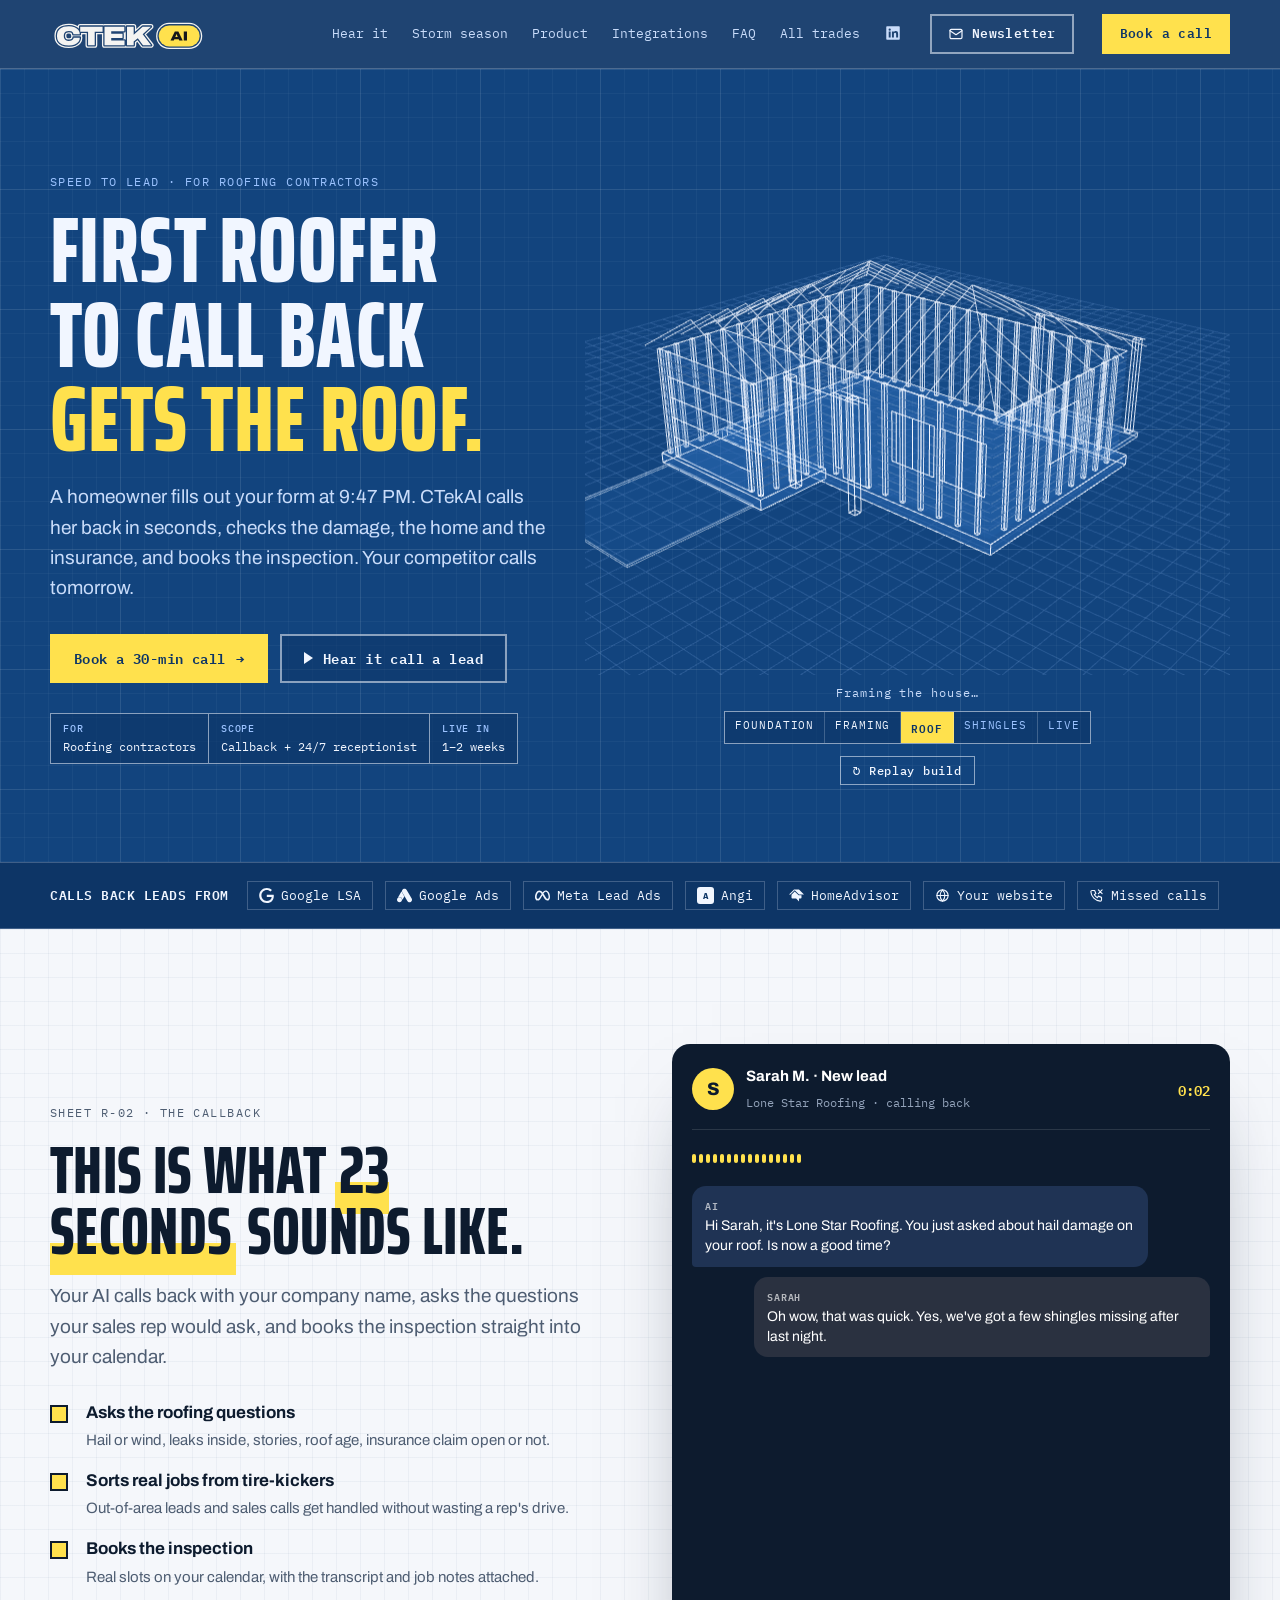
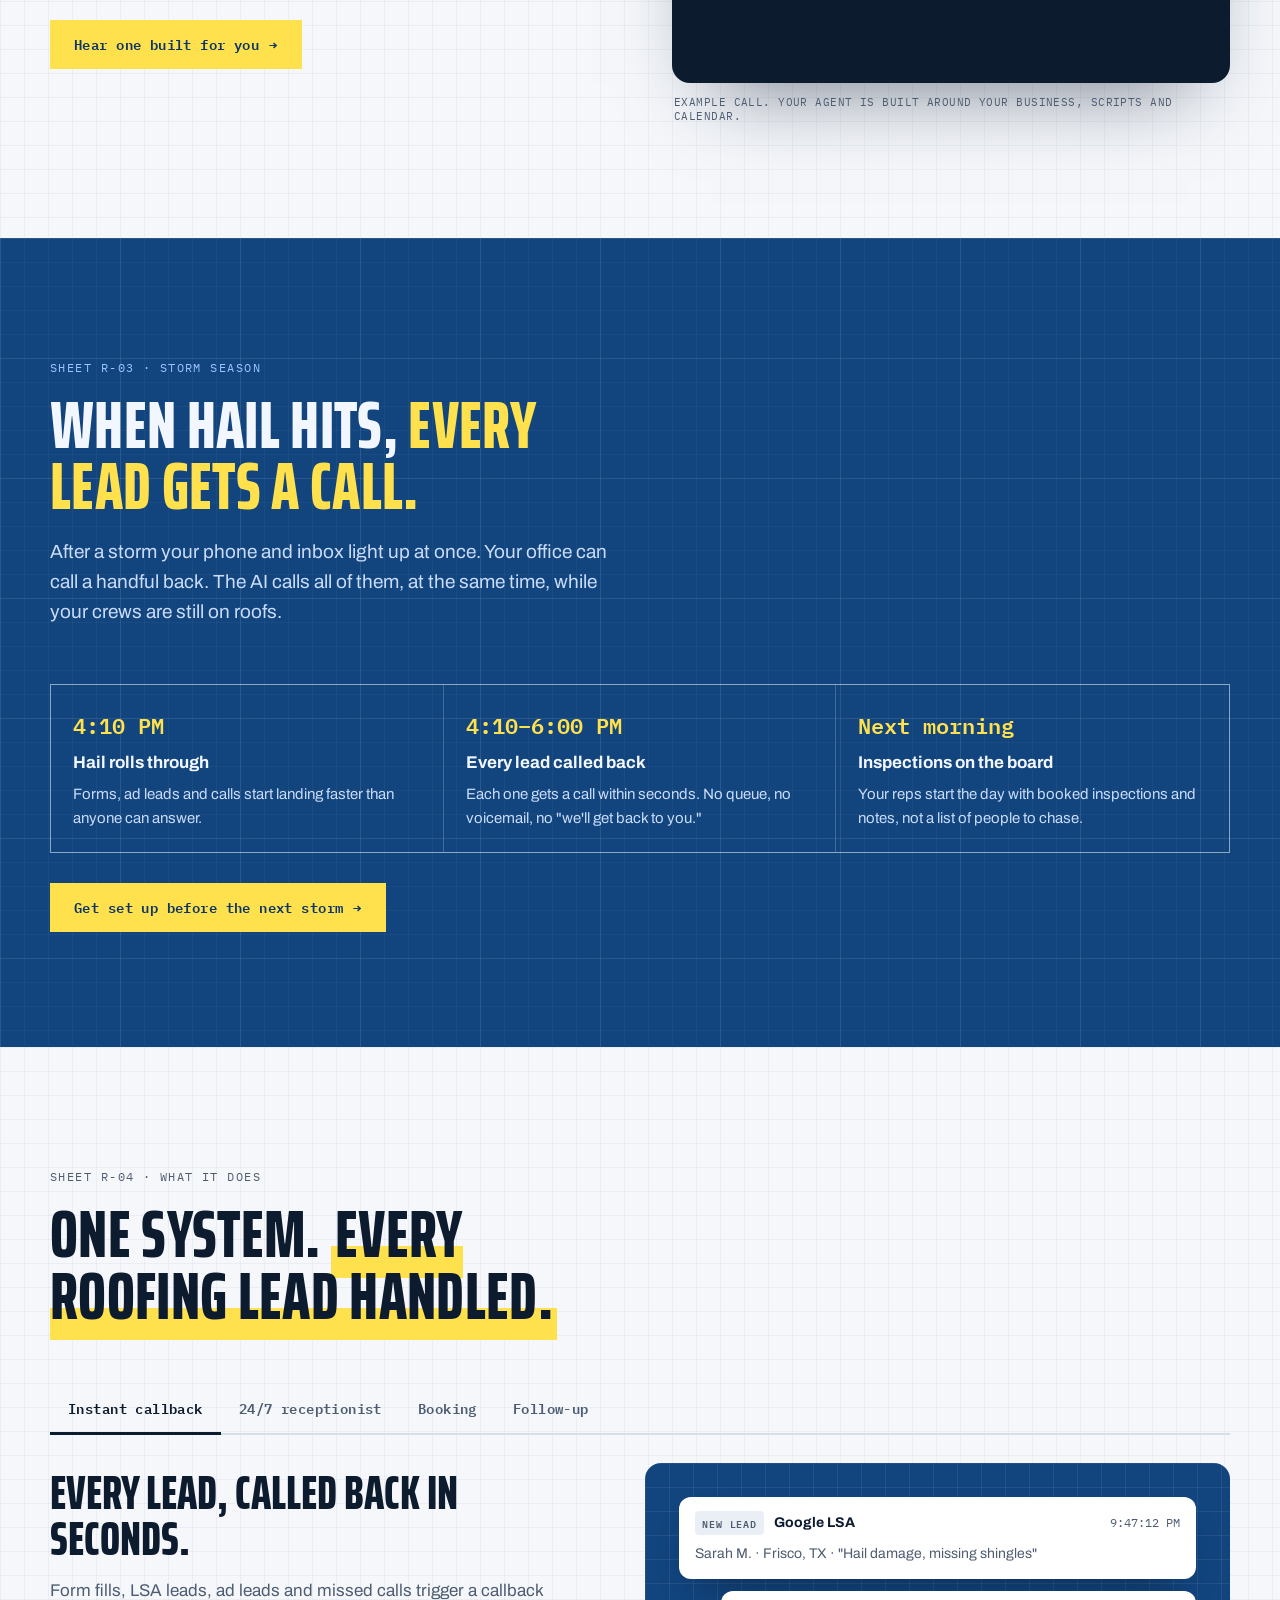
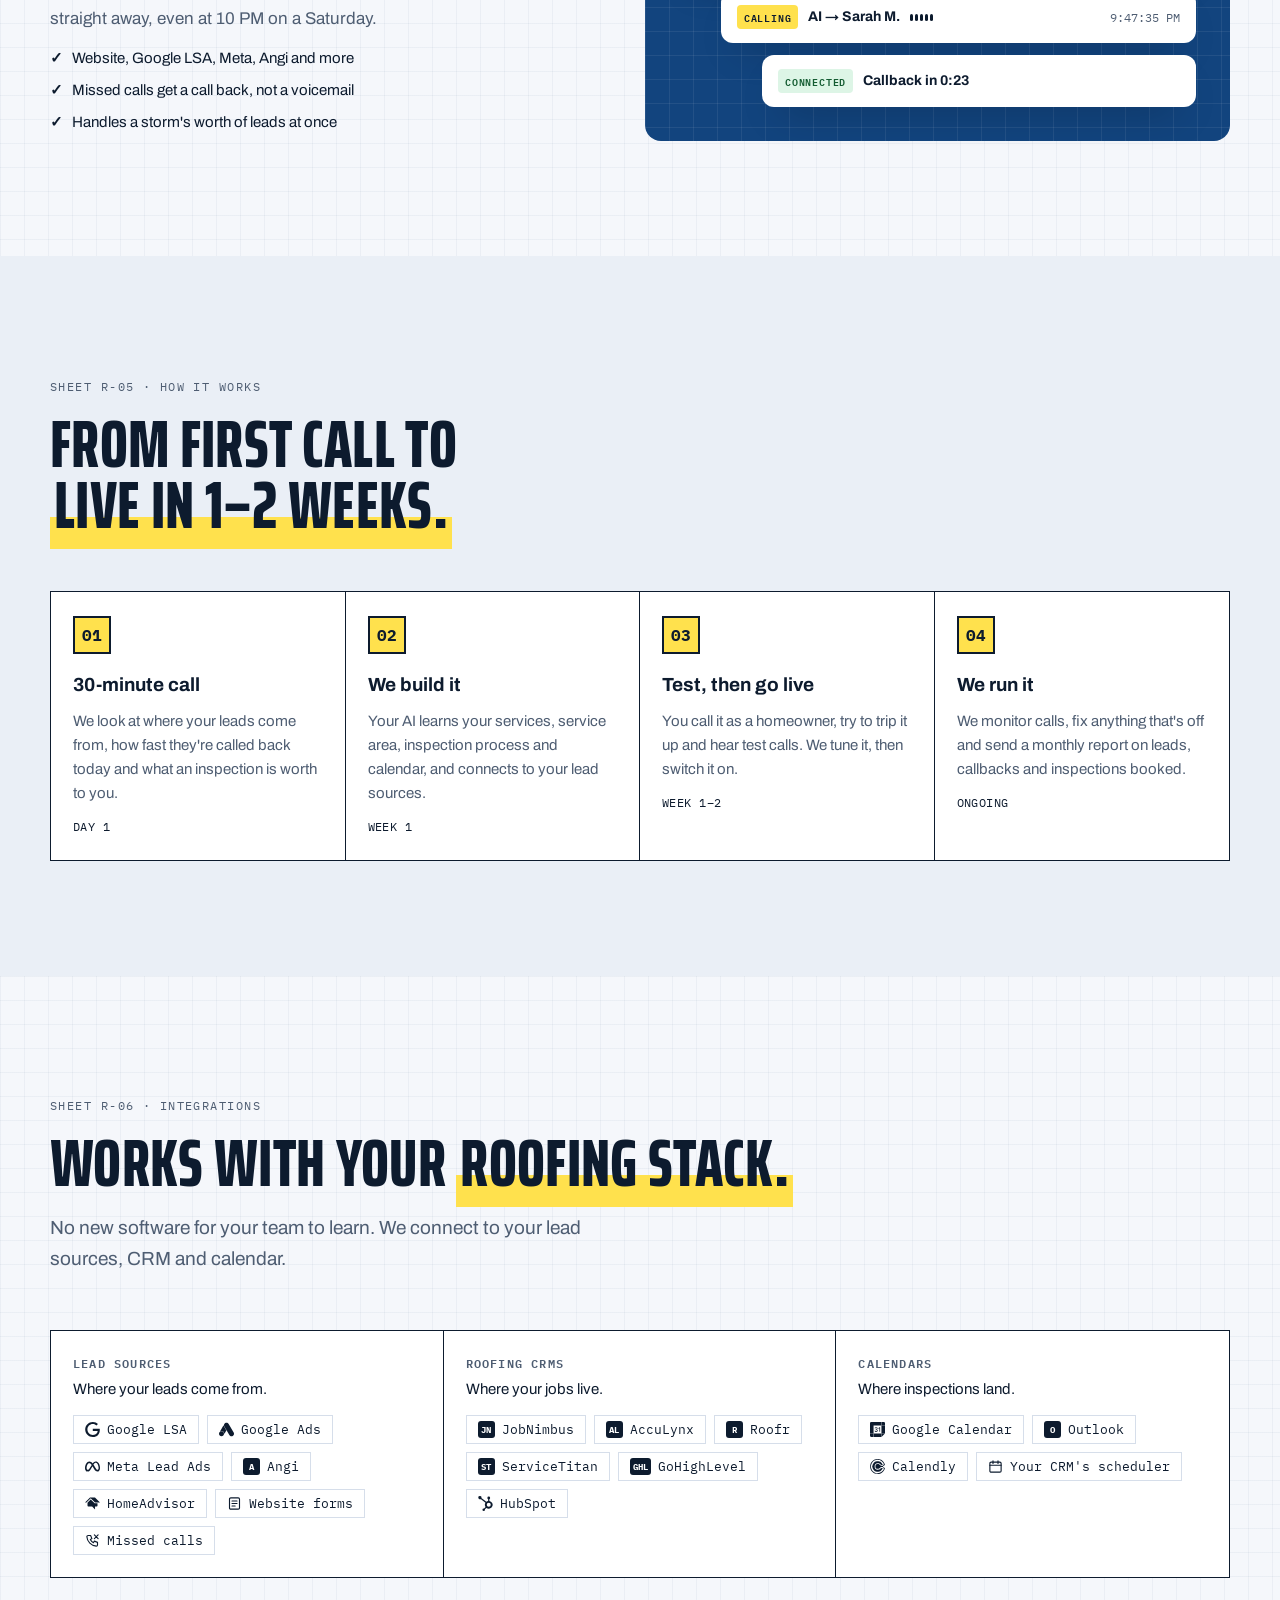
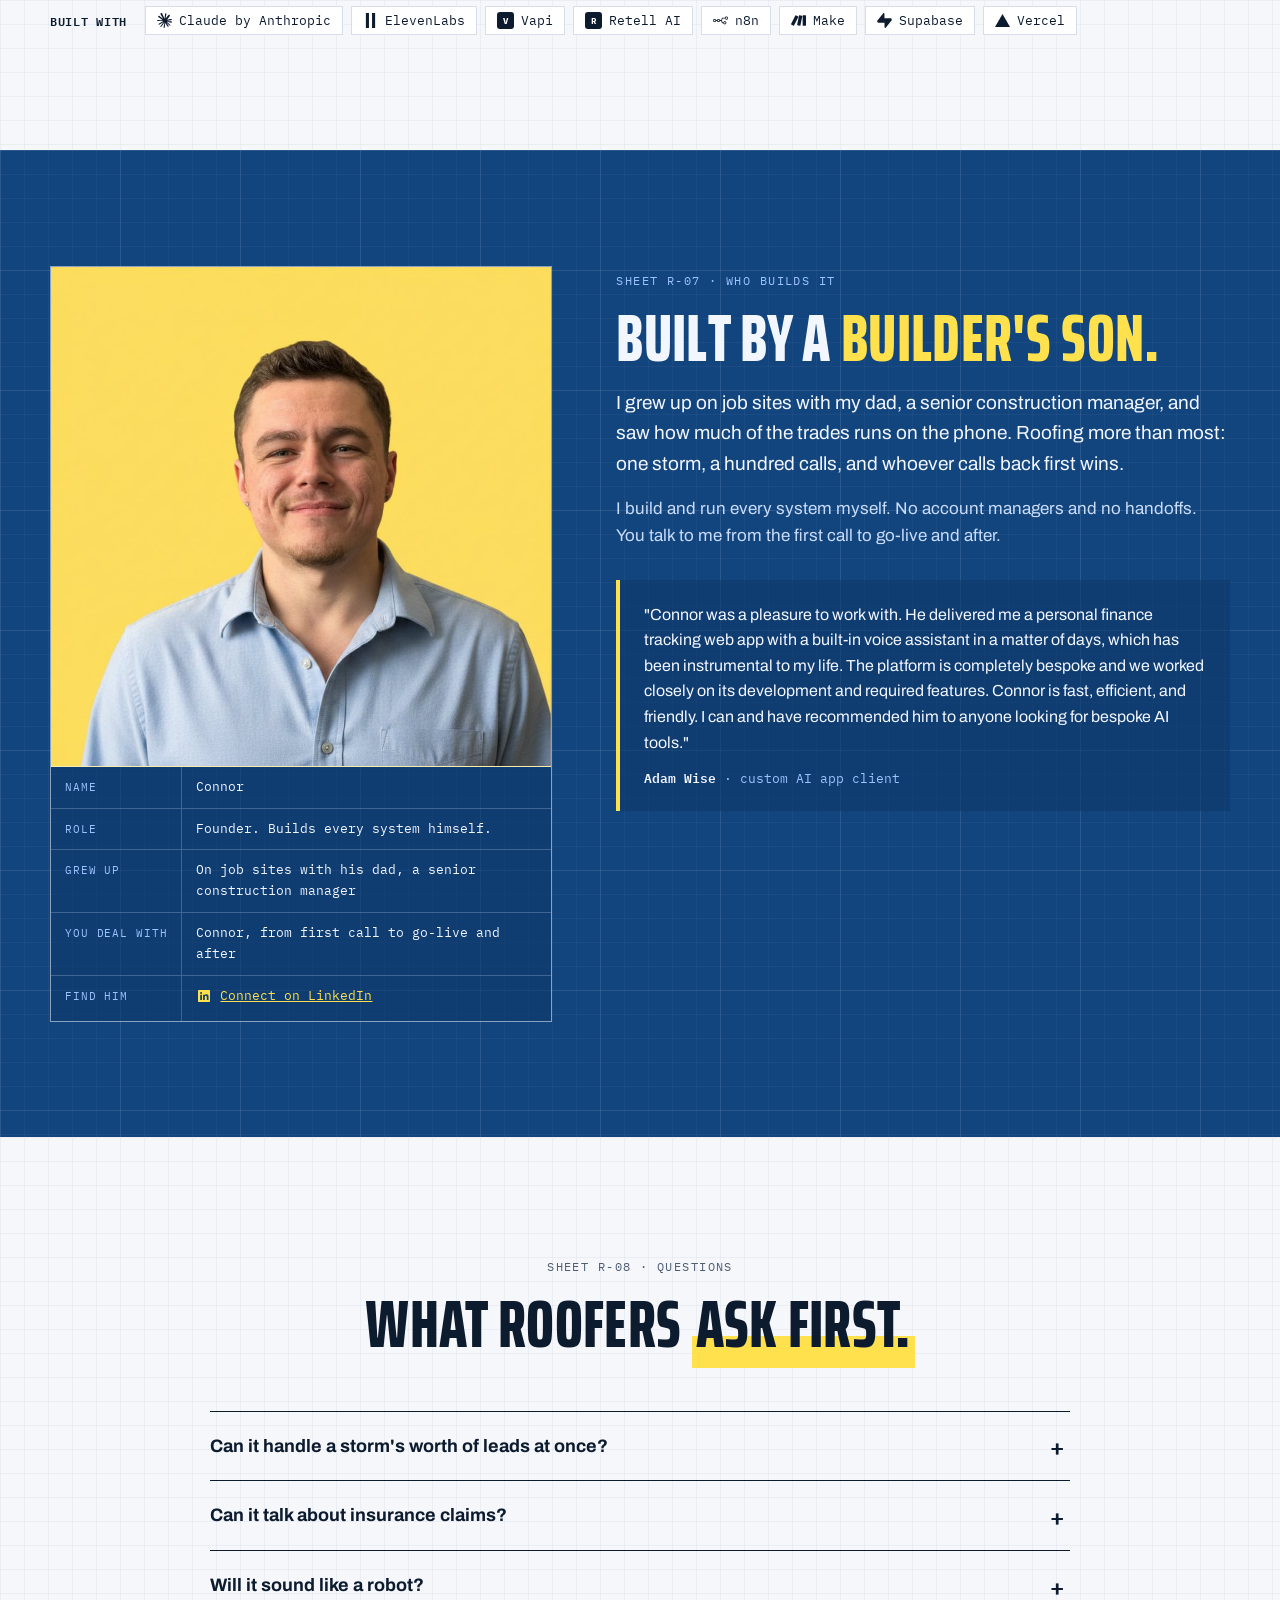
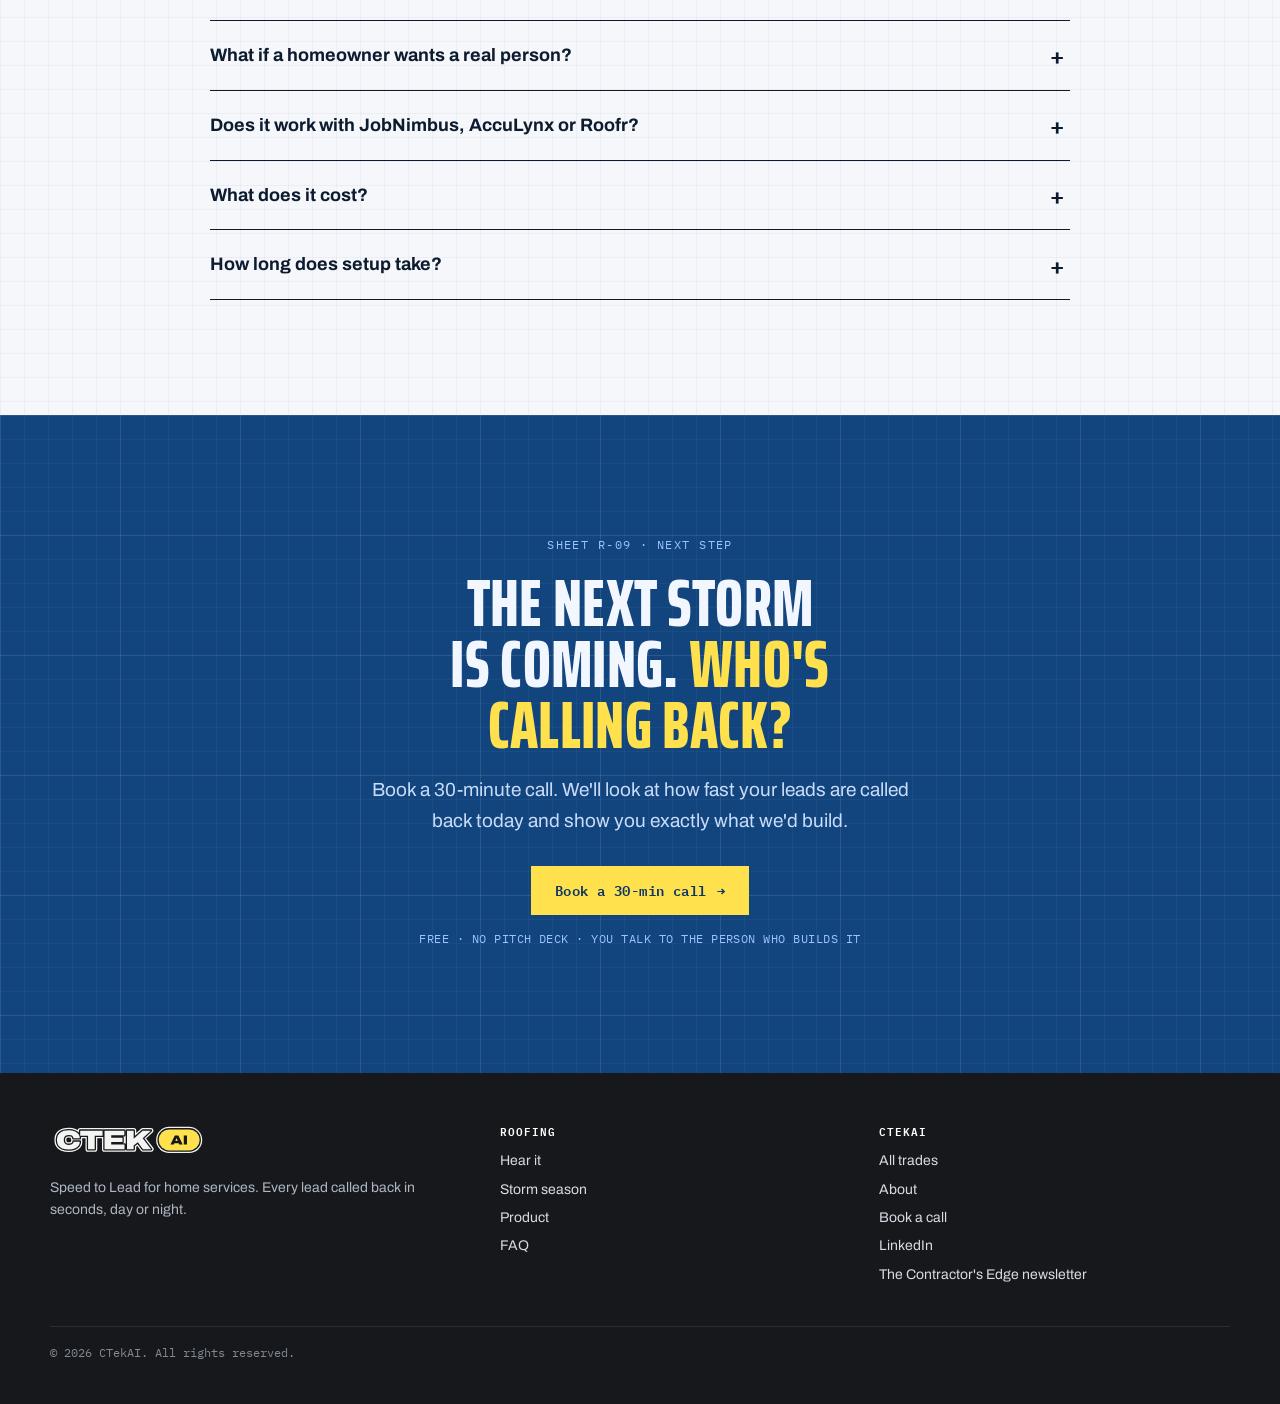
<file: roofing.html>
<!doctype html>
<html lang="en">
<head>
  <meta charset="utf-8">
  <meta name="viewport" content="width=device-width, initial-scale=1, viewport-fit=cover">
  <title>CTekAI for Roofers · Every Roofing Lead Called Back in Seconds</title>
  <meta name="description" content="Storm leads go cold fast. CTekAI calls every roofing lead back in seconds, day or night, qualifies the job and books the inspection. Done-for-you AI for roofing contractors.">
  <link rel="canonical" href="https://www.ctekai.com/roofing">
  <meta name="theme-color" content="#0D3566">

  <meta property="og:type" content="website">
  <meta property="og:site_name" content="CTekAI">
  <meta property="og:title" content="CTekAI for Roofers · First to call back gets the roof">
  <meta property="og:description" content="Every roofing lead called back in seconds. Day or night.">
  <meta property="og:url" content="https://www.ctekai.com/roofing">
  <meta property="og:image" content="https://www.ctekai.com/assets/img/og-image.png">
  <meta property="og:image:width" content="1200">
  <meta property="og:image:height" content="630">
  <meta name="twitter:card" content="summary_large_image">

  <link rel="icon" href="/favicon.ico" sizes="any">
  <link rel="icon" href="/assets/icons/favicon.svg" type="image/svg+xml">
  <link rel="apple-touch-icon" href="/apple-touch-icon.png">
  <link rel="manifest" href="/site.webmanifest">

  <link rel="preconnect" href="https://fonts.googleapis.com">
  <link rel="preconnect" href="https://fonts.gstatic.com" crossorigin>
  <link rel="stylesheet" href="https://fonts.googleapis.com/css2?family=Archivo:wght@400;500;700&family=IBM+Plex+Mono:wght@400;500;600&family=Saira+Extra+Condensed:wght@700;800&display=swap">
  <link rel="stylesheet" href="/assets/css/site.css?v=4">
</head>
<body>
<a class="skip" href="#main">Skip to content</a>

<header class="nav">
  <div class="wrap">
    <a class="brand" href="/" aria-label="CTekAI home"><img src="/assets/img/logo-oneline-light.svg" alt="CTekAI" width="160" height="30"></a>
    <button class="nav-toggle" type="button" aria-expanded="false" aria-controls="navlinks">MENU</button>
    <ul class="nav-links" id="navlinks">
      <li><a href="#hear">Hear it</a></li>
      <li><a href="#storm">Storm season</a></li>
      <li><a href="#product">Product</a></li>
      <li><a href="#integrations">Integrations</a></li>
      <li><a href="#faq">FAQ</a></li>
      <li><a href="/">All trades</a></li>
      <li class="nav-li"><a href="https://www.linkedin.com/in/connorpearce/" target="_blank" rel="noopener" aria-label="Connor on LinkedIn"><svg class="ico" width="16" height="16" viewBox="0 0 24 24" aria-hidden="true"><path d="M4 3h16a1 1 0 0 1 1 1v16a1 1 0 0 1-1 1H4a1 1 0 0 1-1-1V4a1 1 0 0 1 1-1zm2.3 7v8h2.6v-8H6.3zm1.3-4a1.5 1.5 0 1 0 0 3 1.5 1.5 0 0 0 0-3zM10.6 10v8h2.6v-4.2c0-1.1.2-2.2 1.6-2.2 1.4 0 1.4 1.3 1.4 2.3V18h2.6v-4.6c0-2.3-.5-4-3.1-4-1.3 0-2.1.7-2.5 1.3V10h-2.6z"/></svg><span class="li-txt">LinkedIn</span></a></li>
      <li class="mobile-cta news"><a href="https://contractorsedge.beehiiv.com/subscribe" target="_blank" rel="noopener"><svg class="ico line" width="16" height="16" viewBox="0 0 24 24" aria-hidden="true"><rect x="3" y="5" width="18" height="14" rx="2"/><path d="M3 7l9 6 9-6"/></svg>The Contractor's Edge newsletter<span class="count" data-subscribers=""></span></a></li>
      <li class="mobile-cta"><a href="https://calendly.com/connor-ctekai/30min" target="_blank" rel="noopener">Book a 30-min call</a></li>
    </ul>
    <a class="btn btn-news nav-cta" href="https://contractorsedge.beehiiv.com/subscribe" target="_blank" rel="noopener"><svg class="ico line" width="16" height="16" viewBox="0 0 24 24" aria-hidden="true"><rect x="3" y="5" width="18" height="14" rx="2"/><path d="M3 7l9 6 9-6"/></svg>Newsletter<span class="count" data-subscribers=""></span></a>
    <a class="btn btn-primary nav-cta" href="https://calendly.com/connor-ctekai/30min" target="_blank" rel="noopener">Book a call</a>
  </div>
</header>

<main id="main">

  <!-- ============ HERO (locked to roofing) ============ -->
  <section class="hero bp" data-hero data-lock="roofing">
    <div class="wrap hero-grid">
      <div>
        <span class="eyebrow">Speed to Lead · for roofing contractors</span>
        <h1 class="h1">First roofer to call back <em>gets the roof.</em></h1>
        <p class="lede">A homeowner fills out your form at 9:47 PM. CTekAI calls her back in seconds, checks the damage, the home and the insurance, and books the inspection. Your competitor calls tomorrow.</p>
        <div class="ctas">
          <a class="btn btn-primary" href="https://calendly.com/connor-ctekai/30min" target="_blank" rel="noopener">Book a 30-min call <span class="arrow" aria-hidden="true">→</span></a>
          <a class="btn btn-ghost" href="#hear"><span class="play" aria-hidden="true"></span>Hear it call a lead</a>
        </div>
        <div class="titleblock"><div><b>FOR</b>Roofing contractors</div><div><b>SCOPE</b>Callback + 24/7 receptionist</div><div><b>LIVE IN</b>1–2 weeks</div></div>
      </div>

      <div id="stageWrap">
        <div class="stage" id="stage" aria-label="A house being framed and roofed, with an example roofing lead being called back and booked">
          <svg class="leaders" aria-hidden="true">
            <g id="L0" class="off"><line/><circle class="halo" r="10"/><circle r="5.5"/></g>
            <g id="L1" class="off"><line/><circle class="halo" r="10"/><circle r="5.5"/></g>
            <g id="L2" class="off"><line/><circle class="halo" r="10"/><circle r="5.5"/></g>
          </svg>
          <div class="callout c0 off" id="co0"><b>1 · LEAD IN</b><span class="txt">Hail damage form · 9:47 PM</span></div>
          <div class="callout c1 off" id="co1"><b>2 · AI CALLS BACK</b><span class="txt">in 0:00:23</span></div>
          <div class="callout c2 off" id="co2"><b>3 · BOOKED</b><span class="txt">Inspection Thu 9:00 AM</span></div>
        </div>
        <svg class="fallback" viewBox="0 0 600 400" fill="none" stroke="#F1F6FF" stroke-linecap="round" stroke-linejoin="round" aria-hidden="true">
          <line x1="20" y1="340" x2="580" y2="340" stroke-width="2"/>
          <rect x="60" y="230" width="190" height="110" stroke-width="2.5"/><polyline points="45,236 155,170 265,236" stroke-width="3"/>
          <rect x="80" y="262" width="150" height="78" stroke-width="2"/>
          <rect x="250" y="240" width="300" height="100" stroke-width="2.5"/><polyline points="230,244 330,175 470,175 570,244" stroke-width="3"/>
          <rect x="300" y="268" width="36" height="72" stroke-width="2"/><rect x="400" y="262" width="44" height="42" stroke-width="2"/><rect x="470" y="262" width="44" height="42" stroke-width="2"/>
        </svg>
        <p class="status" id="status" aria-live="polite"></p>
        <div class="progress" id="progress" aria-hidden="true"><span>FOUNDATION</span><span>FRAMING</span><span>ROOF</span><span>SHINGLES</span><span>LIVE</span></div>
        <button class="replay" id="replay" type="button">↻ Replay build</button>
      </div>
    </div>
  </section>

  <div class="sources" aria-label="Lead sources">
    <div class="wrap">
      <b>CALLS BACK LEADS FROM</b>
      <span class="chip"><svg class="ico" width="16" height="16" viewBox="0 0 24 24" aria-hidden="true"><path d="M12.48 10.92v3.28h7.84c-.24 1.84-.853 3.187-1.787 4.133-1.147 1.147-2.933 2.4-6.053 2.4-4.827 0-8.6-3.893-8.6-8.72s3.773-8.72 8.6-8.72c2.6 0 4.507 1.027 5.907 2.347l2.307-2.307C18.747 1.44 16.133 0 12.48 0 5.867 0 .307 5.387.307 12s5.56 12 12.173 12c3.573 0 6.267-1.173 8.373-3.36 2.16-2.16 2.84-5.213 2.84-7.667 0-.76-.053-1.467-.173-2.053H12.48z"/></svg>Google LSA</span><span class="chip"><svg class="ico" width="16" height="16" viewBox="0 0 24 24" aria-hidden="true"><path d="M3.9998 22.9291C1.7908 22.9291 0 21.1383 0 18.9293s1.7908-3.9998 3.9998-3.9998 3.9998 1.7908 3.9998 3.9998-1.7908 3.9998-3.9998 3.9998zm19.4643-6.0004L15.4632 3.072C14.3586 1.1587 11.9121.5028 9.9988 1.6074S7.4295 5.1585 8.5341 7.0718l8.0009 13.8567c1.1046 1.9133 3.5511 2.5679 5.4644 1.4646 1.9134-1.1046 2.568-3.5511 1.4647-5.4644zM7.5137 4.8438L1.5645 15.1484A4.5 4.5 0 0 1 4 14.4297c2.5597-.0075 4.6248 2.1585 4.4941 4.7148l3.2168-5.5723-3.6094-6.25c-.4499-.7793-.6322-1.6394-.5878-2.4784z"/></svg>Google Ads</span><span class="chip"><svg class="ico" width="16" height="16" viewBox="0 0 24 24" aria-hidden="true"><path d="M6.915 4.03c-1.968 0-3.683 1.28-4.871 3.113C.704 9.208 0 11.883 0 14.449c0 .706.07 1.369.21 1.973a6.624 6.624 0 0 0 .265.86 5.297 5.297 0 0 0 .371.761c.696 1.159 1.818 1.927 3.593 1.927 1.497 0 2.633-.671 3.965-2.444.76-1.012 1.144-1.626 2.663-4.32l.756-1.339.186-.325c.061.1.121.196.183.3l2.152 3.595c.724 1.21 1.665 2.556 2.47 3.314 1.046.987 1.992 1.22 3.06 1.22 1.075 0 1.876-.355 2.455-.843a3.743 3.743 0 0 0 .81-.973c.542-.939.861-2.127.861-3.745 0-2.72-.681-5.357-2.084-7.45-1.282-1.912-2.957-2.93-4.716-2.93-1.047 0-2.088.467-3.053 1.308-.652.57-1.257 1.29-1.82 2.05-.69-.875-1.335-1.547-1.958-2.056-1.182-.966-2.315-1.303-3.454-1.303zm10.16 2.053c1.147 0 2.188.758 2.992 1.999 1.132 1.748 1.647 4.195 1.647 6.4 0 1.548-.368 2.9-1.839 2.9-.58 0-1.027-.23-1.664-1.004-.496-.601-1.343-1.878-2.832-4.358l-.617-1.028a44.908 44.908 0 0 0-1.255-1.98c.07-.109.141-.224.211-.327 1.12-1.667 2.118-2.602 3.358-2.602zm-10.201.553c1.265 0 2.058.791 2.675 1.446.307.327.737.871 1.234 1.579l-1.02 1.566c-.757 1.163-1.882 3.017-2.837 4.338-1.191 1.649-1.81 1.817-2.486 1.817-.524 0-1.038-.237-1.383-.794-.263-.426-.464-1.13-.464-2.046 0-2.221.63-4.535 1.66-6.088.454-.687.964-1.226 1.533-1.533a2.264 2.264 0 0 1 1.088-.285z"/></svg>Meta Lead Ads</span><span class="chip"><span class="ico mono" aria-hidden="true">A</span>Angi</span><span class="chip"><svg class="ico" width="16" height="16" viewBox="0 0 24 24" aria-hidden="true"><path d="M15.98 2.442H8.02L0 10.46h2.275l6.882-6.88 6.881 6.881H24l-8.02-8.018m-.492 9.348L9.157 5.459 4.01 10.605v4.987a1.33 1.33 0 0 0 1.329 1.329h6.077l4.637 4.637v-4.637h2.598a1.33 1.33 0 0 0 1.33-1.33V11.79h-4.494Z"/></svg>HomeAdvisor</span><span class="chip"><svg class="ico line" width="16" height="16" viewBox="0 0 24 24" aria-hidden="true"><circle cx="12" cy="12" r="9"/><path d="M3 12h18M12 3c2.5 2.6 3.8 5.6 3.8 9s-1.3 6.4-3.8 9c-2.5-2.6-3.8-5.6-3.8-9S9.5 5.6 12 3z"/></svg>Your website</span><span class="chip"><svg class="ico line" width="16" height="16" viewBox="0 0 24 24" aria-hidden="true"><path d="M5 4h4l2 5-2.5 1.5a11 11 0 0 0 5 5L15 13l5 2v4a2 2 0 0 1-2 2A16 16 0 0 1 3 6a2 2 0 0 1 2-2z"/><path d="M15 3l6 6M21 3l-6 6"/></svg>Missed calls</span>
    </div>
  </div>

  <!-- ============ HEAR IT ============ -->
  <section class="band paper" id="hear">
    <div class="wrap hear-grid">
      <div>
        <span class="eyebrow">Sheet R-02 · The callback</span>
        <h2 class="h2">This is what <em>23 seconds</em> sounds like.</h2>
        <p class="lede">Your AI calls back with your company name, asks the questions your sales rep would ask, and books the inspection straight into your calendar.</p>
        <ul class="points">
          <li><div><b>Asks the roofing questions</b><span>Hail or wind, leaks inside, stories, roof age, insurance claim open or not.</span></div></li>
          <li><div><b>Sorts real jobs from tire-kickers</b><span>Out-of-area leads and sales calls get handled without wasting a rep's drive.</span></div></li>
          <li><div><b>Books the inspection</b><span>Real slots on your calendar, with the transcript and job notes attached.</span></div></li>
        </ul>
        <div class="ctas">
          <button class="btn btn-ghost audio-btn" type="button" data-audio-btn hidden><span class="play" aria-hidden="true"></span><span class="lbl">Play the recording</span></button>
          <a class="btn btn-primary" href="https://calendly.com/connor-ctekai/30min" target="_blank" rel="noopener">Hear one built for you <span class="arrow" aria-hidden="true">→</span></a>
        </div>
      </div>
      <div>
        <!-- To add the real demo recording: put the file at /assets/audio/demo-call.mp3 and add data-audio="/assets/audio/demo-call.mp3" to the div below. -->
        <div class="call-card" data-call>
          <div class="call-top">
            <span class="avatar" aria-hidden="true">S</span>
            <div><b>Sarah M. · New lead</b><small>Lone Star Roofing · calling back</small></div>
            <span class="timer">0:00</span>
          </div>
          <div class="wave" aria-hidden="true"><i></i><i style="animation-delay:.1s"></i><i style="animation-delay:.25s"></i><i style="animation-delay:.05s"></i><i style="animation-delay:.3s"></i><i style="animation-delay:.15s"></i><i style="animation-delay:.4s"></i><i style="animation-delay:.2s"></i><i style="animation-delay:.35s"></i><i style="animation-delay:.12s"></i><i style="animation-delay:.28s"></i><i style="animation-delay:.08s"></i><i style="animation-delay:.33s"></i><i style="animation-delay:.18s"></i><i style="animation-delay:.42s"></i><i style="animation-delay:.22s"></i></div>
          <div class="bubbles">
            <div class="bub ai"><small>AI</small>Hi Sarah, it's Lone Star Roofing. You just asked about hail damage on your roof. Is now a good time?</div>
            <div class="bub hu"><small>Sarah</small>Oh wow, that was quick. Yes, we've got a few shingles missing after last night.</div>
            <div class="bub ai"><small>AI</small>Sorry to hear that. Any water coming inside? And is it a one or two-story home?</div>
            <div class="bub hu"><small>Sarah</small>No leaks yet. Two-story, and we've already opened a claim.</div>
            <div class="bub ai"><small>AI</small>Good. I can get an inspector out Thursday at 9 AM or Friday at 1 PM. Which works?</div>
            <div class="bub done">✓ Inspection booked · Thu 9:00 AM · added to calendar</div>
          </div>
        </div>
        <p class="card-note">EXAMPLE CALL. YOUR AGENT IS BUILT AROUND YOUR BUSINESS, SCRIPTS AND CALENDAR.</p>
      </div>
    </div>
  </section>

  <!-- ============ STORM ============ -->
  <section class="band bp" id="storm">
    <div class="wrap">
      <div class="section-head">
        <span class="eyebrow">Sheet R-03 · Storm season</span>
        <h2 class="h2">When hail hits, <em>every lead gets a call.</em></h2>
        <p class="lede">After a storm your phone and inbox light up at once. Your office can call a handful back. The AI calls all of them, at the same time, while your crews are still on roofs.</p>
      </div>
      <div class="storm-grid">
        <div><span class="t">4:10 PM</span><h3>Hail rolls through</h3><p>Forms, ad leads and calls start landing faster than anyone can answer.</p></div>
        <div><span class="t">4:10–6:00 PM</span><h3>Every lead called back</h3><p>Each one gets a call within seconds. No queue, no voicemail, no "we'll get back to you."</p></div>
        <div><span class="t">Next morning</span><h3>Inspections on the board</h3><p>Your reps start the day with booked inspections and notes, not a list of people to chase.</p></div>
      </div>
      <div class="ctas"><a class="btn btn-primary" href="https://calendly.com/connor-ctekai/30min" target="_blank" rel="noopener">Get set up before the next storm <span class="arrow" aria-hidden="true">→</span></a></div>
    </div>
  </section>

  <!-- ============ PRODUCT ============ -->
  <section class="band paper" id="product">
    <div class="wrap" data-tabs>
      <div class="section-head">
        <span class="eyebrow">Sheet R-04 · What it does</span>
        <h2 class="h2">One system. <em>Every roofing lead handled.</em></h2>
      </div>
      <div class="ptabs" role="tablist" aria-label="What Speed to Lead does">
        <button role="tab" id="t-callback" aria-controls="p-callback" aria-selected="true">Instant callback<span class="bar"></span></button>
        <button role="tab" id="t-reception" aria-controls="p-reception" aria-selected="false" tabindex="-1">24/7 receptionist<span class="bar"></span></button>
        <button role="tab" id="t-booking" aria-controls="p-booking" aria-selected="false" tabindex="-1">Booking<span class="bar"></span></button>
        <button role="tab" id="t-follow" aria-controls="p-follow" aria-selected="false" tabindex="-1">Follow-up<span class="bar"></span></button>
      </div>

      <div class="ppanel" role="tabpanel" id="p-callback" aria-labelledby="t-callback">
        <div>
          <h3>Every lead, called back in seconds.</h3>
          <p>Form fills, LSA leads, ad leads and missed calls trigger a callback straight away, even at 10 PM on a Saturday.</p>
          <ul><li>Website, Google LSA, Meta, Angi and more</li><li>Missed calls get a call back, not a voicemail</li><li>Handles a storm's worth of leads at once</li></ul>
        </div>
        <div class="mock" aria-hidden="true">
          <div class="ui"><div class="row"><span class="tag">New lead</span><b>Google LSA</b><span class="meta">9:47:12 PM</span></div><p>Sarah M. · Frisco, TX · "Hail damage, missing shingles"</p></div>
          <div class="ui offset"><div class="row"><span class="tag y">Calling</span><b>AI → Sarah M.</b><span class="mini-wave"><i></i><i style="animation-delay:.2s"></i><i style="animation-delay:.4s"></i><i style="animation-delay:.1s"></i><i style="animation-delay:.3s"></i></span><span class="meta">9:47:35 PM</span></div></div>
          <div class="ui offset2"><div class="row"><span class="tag g">Connected</span><b>Callback in 0:23</b></div></div>
        </div>
      </div>

      <div class="ppanel" role="tabpanel" id="p-reception" aria-labelledby="t-reception" hidden>
        <div>
          <h3>Answers every call, day or night.</h3>
          <p>Inbound calls get picked up on the first ring. Active leaks get flagged, insurance questions get answered and sales calls get screened out.</p>
          <ul><li>Answers with your company name</li><li>Knows your services, area and process</li><li>Transfers emergencies or texts you the details</li></ul>
        </div>
        <div class="mock" aria-hidden="true">
          <div class="ui"><div class="row"><span class="tag">Inbound call</span><b>(214) 555-0148</b><span class="meta">2:13 AM</span></div><p>"Water's coming through the ceiling in the upstairs bedroom."</p></div>
          <div class="ui offset"><div class="row"><span class="tag y">Flagged</span><b>Active leak · Plano</b></div><p>Owner notified by text. Tarp crew on call.</p></div>
          <div class="ui offset2"><div class="row"><span class="tag">Filtered</span><b>Lead-gen sales call</b><span class="meta">2:41 AM</span></div></div>
        </div>
      </div>

      <div class="ppanel" role="tabpanel" id="p-booking" aria-labelledby="t-booking" hidden>
        <div>
          <h3>Inspections booked, not chased.</h3>
          <p>The AI offers real open slots for your reps, books the inspection and sends the homeowner a confirmation.</p>
          <ul><li>Google Calendar, Outlook or your CRM</li><li>Respects your service area and rep availability</li><li>Damage, home and insurance notes on every booking</li></ul>
        </div>
        <div class="mock" aria-hidden="true">
          <div class="ui"><div class="row"><b>Inspections this week</b><span class="meta">Rep: Jake</span></div>
            <div class="cal"><span>Mon</span><span>Tue</span><span>Wed</span><span>Thu</span><span>Fri</span>
              <i class="busy"></i><i></i><i class="busy"></i><i class="new"></i><i></i>
              <i></i><i class="busy"></i><i></i><i class="busy"></i><i class="busy"></i>
              <i class="busy"></i><i></i><i></i><i></i><i class="busy"></i></div></div>
          <div class="ui offset"><div class="row"><span class="tag y">Booked</span><b>Thu 9:00 AM · Inspection</b></div><p>Sarah M. · 2-story · hail · claim open</p></div>
        </div>
      </div>

      <div class="ppanel" role="tabpanel" id="p-follow" aria-labelledby="t-follow" hidden>
        <div>
          <h3>Follow-up that actually happens.</h3>
          <p>No-answers get a text and another call. Inspections get reminders. Estimates that go quiet get a nudge until they sign or say no.</p>
          <ul><li>Call and text follow-up sequences</li><li>Inspection reminders cut no-shows</li><li>Estimate follow-up on every open quote</li></ul>
        </div>
        <div class="mock" aria-hidden="true">
          <div class="ui"><div class="row"><span class="tag">Text</span><b>To Sarah M.</b><span class="meta">Wed 6:00 PM</span></div><p>"Hi Sarah, confirming your roof inspection tomorrow at 9 AM. Reply C to confirm or R to reschedule."</p></div>
          <div class="ui offset"><div class="row"><span class="tag g">Reply</span><b>C</b><span class="meta">Wed 6:04 PM</span></div></div>
          <div class="ui offset2"><div class="row"><span class="tag">Day 3</span><b>Estimate follow-up</b></div><p>"Any questions on the estimate? Happy to walk you through it."</p></div>
        </div>
      </div>
    </div>
  </section>

  <!-- ============ HOW IT WORKS ============ -->
  <section class="band paper-2" id="how">
    <div class="wrap">
      <div class="section-head">
        <span class="eyebrow">Sheet R-05 · How it works</span>
        <h2 class="h2">From first call to <em>live in 1–2 weeks.</em></h2>
      </div>
      <ol class="steps">
        <li><span class="num">01</span><h3>30-minute call</h3><p>We look at where your leads come from, how fast they're called back today and what an inspection is worth to you.</p><span class="when">DAY 1</span></li>
        <li><span class="num">02</span><h3>We build it</h3><p>Your AI learns your services, service area, inspection process and calendar, and connects to your lead sources.</p><span class="when">WEEK 1</span></li>
        <li><span class="num">03</span><h3>Test, then go live</h3><p>You call it as a homeowner, try to trip it up and hear test calls. We tune it, then switch it on.</p><span class="when">WEEK 1–2</span></li>
        <li><span class="num">04</span><h3>We run it</h3><p>We monitor calls, fix anything that's off and send a monthly report on leads, callbacks and inspections booked.</p><span class="when">ONGOING</span></li>
      </ol>
    </div>
  </section>

  <!-- ============ INTEGRATIONS ============ -->
  <section class="band paper" id="integrations">
    <div class="wrap">
      <div class="section-head">
        <span class="eyebrow">Sheet R-06 · Integrations</span>
        <h2 class="h2">Works with your <em>roofing stack.</em></h2>
        <p class="lede">No new software for your team to learn. We connect to your lead sources, CRM and calendar.</p>
      </div>
      <div class="int-grid">
        <div class="int-col"><h3>Lead sources</h3><p>Where your leads come from.</p><div class="chips"><span class="chip"><svg class="ico" width="16" height="16" viewBox="0 0 24 24" aria-hidden="true"><path d="M12.48 10.92v3.28h7.84c-.24 1.84-.853 3.187-1.787 4.133-1.147 1.147-2.933 2.4-6.053 2.4-4.827 0-8.6-3.893-8.6-8.72s3.773-8.72 8.6-8.72c2.6 0 4.507 1.027 5.907 2.347l2.307-2.307C18.747 1.44 16.133 0 12.48 0 5.867 0 .307 5.387.307 12s5.56 12 12.173 12c3.573 0 6.267-1.173 8.373-3.36 2.16-2.16 2.84-5.213 2.84-7.667 0-.76-.053-1.467-.173-2.053H12.48z"/></svg>Google LSA</span><span class="chip"><svg class="ico" width="16" height="16" viewBox="0 0 24 24" aria-hidden="true"><path d="M3.9998 22.9291C1.7908 22.9291 0 21.1383 0 18.9293s1.7908-3.9998 3.9998-3.9998 3.9998 1.7908 3.9998 3.9998-1.7908 3.9998-3.9998 3.9998zm19.4643-6.0004L15.4632 3.072C14.3586 1.1587 11.9121.5028 9.9988 1.6074S7.4295 5.1585 8.5341 7.0718l8.0009 13.8567c1.1046 1.9133 3.5511 2.5679 5.4644 1.4646 1.9134-1.1046 2.568-3.5511 1.4647-5.4644zM7.5137 4.8438L1.5645 15.1484A4.5 4.5 0 0 1 4 14.4297c2.5597-.0075 4.6248 2.1585 4.4941 4.7148l3.2168-5.5723-3.6094-6.25c-.4499-.7793-.6322-1.6394-.5878-2.4784z"/></svg>Google Ads</span><span class="chip"><svg class="ico" width="16" height="16" viewBox="0 0 24 24" aria-hidden="true"><path d="M6.915 4.03c-1.968 0-3.683 1.28-4.871 3.113C.704 9.208 0 11.883 0 14.449c0 .706.07 1.369.21 1.973a6.624 6.624 0 0 0 .265.86 5.297 5.297 0 0 0 .371.761c.696 1.159 1.818 1.927 3.593 1.927 1.497 0 2.633-.671 3.965-2.444.76-1.012 1.144-1.626 2.663-4.32l.756-1.339.186-.325c.061.1.121.196.183.3l2.152 3.595c.724 1.21 1.665 2.556 2.47 3.314 1.046.987 1.992 1.22 3.06 1.22 1.075 0 1.876-.355 2.455-.843a3.743 3.743 0 0 0 .81-.973c.542-.939.861-2.127.861-3.745 0-2.72-.681-5.357-2.084-7.45-1.282-1.912-2.957-2.93-4.716-2.93-1.047 0-2.088.467-3.053 1.308-.652.57-1.257 1.29-1.82 2.05-.69-.875-1.335-1.547-1.958-2.056-1.182-.966-2.315-1.303-3.454-1.303zm10.16 2.053c1.147 0 2.188.758 2.992 1.999 1.132 1.748 1.647 4.195 1.647 6.4 0 1.548-.368 2.9-1.839 2.9-.58 0-1.027-.23-1.664-1.004-.496-.601-1.343-1.878-2.832-4.358l-.617-1.028a44.908 44.908 0 0 0-1.255-1.98c.07-.109.141-.224.211-.327 1.12-1.667 2.118-2.602 3.358-2.602zm-10.201.553c1.265 0 2.058.791 2.675 1.446.307.327.737.871 1.234 1.579l-1.02 1.566c-.757 1.163-1.882 3.017-2.837 4.338-1.191 1.649-1.81 1.817-2.486 1.817-.524 0-1.038-.237-1.383-.794-.263-.426-.464-1.13-.464-2.046 0-2.221.63-4.535 1.66-6.088.454-.687.964-1.226 1.533-1.533a2.264 2.264 0 0 1 1.088-.285z"/></svg>Meta Lead Ads</span><span class="chip"><span class="ico mono" aria-hidden="true">A</span>Angi</span><span class="chip"><svg class="ico" width="16" height="16" viewBox="0 0 24 24" aria-hidden="true"><path d="M15.98 2.442H8.02L0 10.46h2.275l6.882-6.88 6.881 6.881H24l-8.02-8.018m-.492 9.348L9.157 5.459 4.01 10.605v4.987a1.33 1.33 0 0 0 1.329 1.329h6.077l4.637 4.637v-4.637h2.598a1.33 1.33 0 0 0 1.33-1.33V11.79h-4.494Z"/></svg>HomeAdvisor</span><span class="chip"><svg class="ico line" width="16" height="16" viewBox="0 0 24 24" aria-hidden="true"><rect x="4" y="3" width="16" height="18" rx="2"/><path d="M8 8h8M8 12h8M8 16h5"/></svg>Website forms</span><span class="chip"><svg class="ico line" width="16" height="16" viewBox="0 0 24 24" aria-hidden="true"><path d="M5 4h4l2 5-2.5 1.5a11 11 0 0 0 5 5L15 13l5 2v4a2 2 0 0 1-2 2A16 16 0 0 1 3 6a2 2 0 0 1 2-2z"/><path d="M15 3l6 6M21 3l-6 6"/></svg>Missed calls</span></div></div>
        <div class="int-col"><h3>Roofing CRMs</h3><p>Where your jobs live.</p><div class="chips"><span class="chip"><span class="ico mono" aria-hidden="true">JN</span>JobNimbus</span><span class="chip"><span class="ico mono" aria-hidden="true">AL</span>AccuLynx</span><span class="chip"><span class="ico mono" aria-hidden="true">R</span>Roofr</span><span class="chip"><span class="ico mono" aria-hidden="true">ST</span>ServiceTitan</span><span class="chip"><span class="ico mono" aria-hidden="true">GHL</span>GoHighLevel</span><span class="chip"><svg class="ico" width="16" height="16" viewBox="0 0 24 24" aria-hidden="true"><path d="M18.164 7.93V5.084a2.198 2.198 0 001.267-1.978v-.067A2.2 2.2 0 0017.238.845h-.067a2.2 2.2 0 00-2.193 2.193v.067a2.196 2.196 0 001.252 1.973l.013.006v2.852a6.22 6.22 0 00-2.969 1.31l.012-.01-7.828-6.095A2.497 2.497 0 104.3 4.656l-.012.006 7.697 5.991a6.176 6.176 0 00-1.038 3.446c0 1.343.425 2.588 1.147 3.607l-.013-.02-2.342 2.343a1.968 1.968 0 00-.58-.095h-.002a2.033 2.033 0 102.033 2.033 1.978 1.978 0 00-.1-.595l.005.014 2.317-2.317a6.247 6.247 0 104.782-11.134l-.036-.005zm-.964 9.378a3.206 3.206 0 113.215-3.207v.002a3.206 3.206 0 01-3.207 3.207z"/></svg>HubSpot</span></div></div>
        <div class="int-col"><h3>Calendars</h3><p>Where inspections land.</p><div class="chips"><span class="chip"><svg class="ico" width="16" height="16" viewBox="0 0 24 24" aria-hidden="true"><path d="M18.316 5.684H24v12.632h-5.684V5.684zM5.684 24h12.632v-5.684H5.684V24zM18.316 5.684V0H1.895A1.894 1.894 0 0 0 0 1.895v16.421h5.684V5.684h12.632zm-7.207 6.25v-.065c.272-.144.5-.349.687-.617s.279-.595.279-.982c0-.379-.099-.72-.3-1.025a2.05 2.05 0 0 0-.832-.714 2.703 2.703 0 0 0-1.197-.257c-.6 0-1.094.156-1.481.467-.386.311-.65.671-.793 1.078l1.085.452c.086-.249.224-.461.413-.633.189-.172.445-.257.767-.257.33 0 .602.088.816.264a.86.86 0 0 1 .322.703c0 .33-.12.589-.36.778-.24.19-.535.284-.886.284h-.567v1.085h.633c.407 0 .748.109 1.02.327.272.218.407.499.407.843 0 .336-.129.614-.387.832s-.565.327-.924.327c-.351 0-.651-.103-.897-.311-.248-.208-.422-.502-.521-.881l-1.096.452c.178.616.505 1.082.977 1.401.472.319.984.478 1.538.477a2.84 2.84 0 0 0 1.293-.291c.382-.193.684-.458.902-.794.218-.336.327-.72.327-1.149 0-.429-.115-.797-.344-1.105a2.067 2.067 0 0 0-.881-.689zm2.093-1.931l.602.913L15 10.045v5.744h1.187V8.446h-.827l-2.158 1.557zM22.105 0h-3.289v5.184H24V1.895A1.894 1.894 0 0 0 22.105 0zm-3.289 23.5l4.684-4.684h-4.684V23.5zM0 22.105C0 23.152.848 24 1.895 24h3.289v-5.184H0v3.289z"/></svg>Google Calendar</span><span class="chip"><span class="ico mono" aria-hidden="true">O</span>Outlook</span><span class="chip"><svg class="ico" width="16" height="16" viewBox="0 0 24 24" aria-hidden="true"><path d="M19.655 14.262c.281 0 .557.023.828.064 0 .005-.005.01-.005.014-.105.267-.234.534-.381.786l-1.219 2.106c-1.112 1.936-3.177 3.127-5.411 3.127h-2.432c-2.23 0-4.294-1.191-5.412-3.127l-1.218-2.106a6.251 6.251 0 0 1 0-6.252l1.218-2.106C6.736 4.832 8.8 3.641 11.035 3.641h2.432c2.23 0 4.294 1.191 5.411 3.127l1.219 2.106c.147.252.271.519.381.786 0 .004.005.009.005.014-.267.041-.543.064-.828.064-1.816 0-2.501-.607-3.291-1.306-.764-.676-1.711-1.517-3.44-1.517h-1.029c-1.251 0-2.387.455-3.2 1.278-.796.805-1.233 1.904-1.233 3.099v1.411c0 1.196.437 2.295 1.233 3.099.813.823 1.949 1.278 3.2 1.278h1.034c1.729 0 2.676-.841 3.439-1.517.791-.703 1.471-1.306 3.287-1.301Zm.005-3.237c.399 0 .794-.036 1.179-.11-.002-.004-.002-.01-.002-.014-.073-.414-.193-.823-.349-1.218.731-.12 1.407-.396 1.986-.819 0-.004-.005-.013-.005-.018-.331-1.085-.832-2.101-1.489-3.03-.649-.915-1.435-1.719-2.331-2.395-1.867-1.398-4.088-2.138-6.428-2.138-1.448 0-2.855.28-4.175.841-1.273.543-2.423 1.315-3.407 2.299S2.878 6.552 2.341 7.83c-.557 1.324-.842 2.726-.842 4.175 0 1.448.281 2.855.842 4.174.542 1.274 1.314 2.423 2.298 3.407s2.129 1.761 3.407 2.299c1.324.556 2.727.841 4.175.841 2.34 0 4.561-.74 6.428-2.137a10.815 10.815 0 0 0 2.331-2.396c.652-.929 1.158-1.949 1.489-3.03 0-.004.005-.014.005-.018-.579-.423-1.255-.699-1.986-.819.161-.395.276-.804.349-1.218.005-.009.005-.014.005-.023.869.166 1.692.506 2.404 1.035.685.505.552 1.075.446 1.416C22.184 20.437 17.619 24 12.221 24c-6.625 0-12-5.375-12-12s5.37-12 12-12c5.398 0 9.963 3.563 11.471 8.464.106.341.239.915-.446 1.421-.717.529-1.535.873-2.404 1.034.128.716.128 1.45 0 2.166-.387-.074-.782-.11-1.182-.11-4.184 0-3.968 2.823-6.736 2.823h-1.029c-1.899 0-3.15-1.357-3.15-3.095v-1.411c0-1.738 1.251-3.094 3.15-3.094h1.034c2.768 0 2.552 2.823 6.731 2.827Z"/></svg>Calendly</span><span class="chip"><svg class="ico line" width="16" height="16" viewBox="0 0 24 24" aria-hidden="true"><rect x="3" y="5" width="18" height="16" rx="2"/><path d="M3 10h18M8 3v4M16 3v4"/></svg>Your CRM's scheduler</span></div></div>
      </div>
      <div class="built"><b>Built with</b><div class="chips"><span class="chip"><svg class="ico" width="16" height="16" viewBox="0 0 24 24" aria-hidden="true"><path d="m4.7144 15.9555 4.7174-2.6471.079-.2307-.079-.1275h-.2307l-.7893-.0486-2.6956-.0729-2.3375-.0971-2.2646-.1214-.5707-.1215-.5343-.7042.0546-.3522.4797-.3218.686.0608 1.5179.1032 2.2767.1578 1.6514.0972 2.4468.255h.3886l.0546-.1579-.1336-.0971-.1032-.0972L6.973 9.8356l-2.55-1.6879-1.3356-.9714-.7225-.4918-.3643-.4614-.1578-1.0078.6557-.7225.8803.0607.2246.0607.8925.686 1.9064 1.4754 2.4893 1.8336.3643.3035.1457-.1032.0182-.0728-.164-.2733-1.3539-2.4467-1.445-2.4893-.6435-1.032-.17-.6194c-.0607-.255-.1032-.4674-.1032-.7285L6.287.1335 6.6997 0l.9957.1336.419.3642.6192 1.4147 1.0018 2.2282 1.5543 3.0296.4553.8985.2429.8318.091.255h.1579v-.1457l.1275-1.706.2368-2.0947.2307-2.6957.0789-.7589.3764-.9107.7468-.4918.5828.2793.4797.686-.0668.4433-.2853 1.8517-.5586 2.9021-.3643 1.9429h.2125l.2429-.2429.9835-1.3053 1.6514-2.0643.7286-.8196.85-.9046.5464-.4311h1.0321l.759 1.1293-.34 1.1657-1.0625 1.3478-.8804 1.1414-1.2628 1.7-.7893 1.36.0729.1093.1882-.0183 2.8535-.607 1.5421-.2794 1.8396-.3157.8318.3886.091.3946-.3278.8075-1.967.4857-2.3072.4614-3.4364.8136-.0425.0304.0486.0607 1.5482.1457.6618.0364h1.621l3.0175.2247.7892.522.4736.6376-.079.4857-1.2142.6193-1.6393-.3886-3.825-.9107-1.3113-.3279h-.1822v.1093l1.0929 1.0686 2.0035 1.8092 2.5075 2.3314.1275.5768-.3218.4554-.34-.0486-2.2039-1.6575-.85-.7468-1.9246-1.621h-.1275v.17l.4432.6496 2.3436 3.5214.1214 1.0807-.17.3521-.6071.2125-.6679-.1214-1.3721-1.9246L14.38 17.959l-1.1414-1.9428-.1397.079-.674 7.2552-.3156.3703-.7286.2793-.6071-.4614-.3218-.7468.3218-1.4753.3886-1.9246.3157-1.53.2853-1.9004.17-.6314-.0121-.0425-.1397.0182-1.4328 1.9672-2.1796 2.9446-1.7243 1.8456-.4128.164-.7164-.3704.0667-.6618.4008-.5889 2.386-3.0357 1.4389-1.882.929-1.0868-.0062-.1579h-.0546l-6.3385 4.1164-1.1293.1457-.4857-.4554.0608-.7467.2307-.2429 1.9064-1.3114Z"/></svg>Claude by Anthropic</span><span class="chip"><svg class="ico" width="16" height="16" viewBox="0 0 24 24" aria-hidden="true"><path d="M4.6035 0v24h4.9317V0zm9.8613 0v24h4.9317V0z"/></svg>ElevenLabs</span><span class="chip"><span class="ico mono" aria-hidden="true">V</span>Vapi</span><span class="chip"><span class="ico mono" aria-hidden="true">R</span>Retell AI</span><span class="chip"><svg class="ico" width="16" height="16" viewBox="0 0 24 24" aria-hidden="true"><path d="M21.4737 5.6842c-1.1772 0-2.1663.8051-2.4468 1.8947h-2.8955c-1.235 0-2.289.893-2.492 2.111l-.1038.623a1.263 1.263 0 0 1-1.246 1.0555H11.289c-.2805-1.0896-1.2696-1.8947-2.4468-1.8947s-2.1663.8051-2.4467 1.8947H4.973c-.2805-1.0896-1.2696-1.8947-2.4468-1.8947C1.1311 9.4737 0 10.6047 0 12s1.131 2.5263 2.5263 2.5263c1.1772 0 2.1663-.8051 2.4468-1.8947h1.4223c.2804 1.0896 1.2696 1.8947 2.4467 1.8947 1.1772 0 2.1663-.8051 2.4468-1.8947h1.0008a1.263 1.263 0 0 1 1.2459 1.0555l.1038.623c.203 1.218 1.257 2.111 2.492 2.111h.3692c.2804 1.0895 1.2696 1.8947 2.4468 1.8947 1.3952 0 2.5263-1.131 2.5263-2.5263s-1.131-2.5263-2.5263-2.5263c-1.1772 0-2.1664.805-2.4468 1.8947h-.3692a1.263 1.263 0 0 1-1.246-1.0555l-.1037-.623A2.52 2.52 0 0 0 13.9607 12a2.52 2.52 0 0 0 .821-1.4794l.1038-.623a1.263 1.263 0 0 1 1.2459-1.0555h2.8955c.2805 1.0896 1.2696 1.8947 2.4468 1.8947 1.3952 0 2.5263-1.131 2.5263-2.5263s-1.131-2.5263-2.5263-2.5263m0 1.2632a1.263 1.263 0 0 1 1.2631 1.2631 1.263 1.263 0 0 1-1.2631 1.2632 1.263 1.263 0 0 1-1.2632-1.2632 1.263 1.263 0 0 1 1.2632-1.2631M2.5263 10.7368A1.263 1.263 0 0 1 3.7895 12a1.263 1.263 0 0 1-1.2632 1.2632A1.263 1.263 0 0 1 1.2632 12a1.263 1.263 0 0 1 1.2631-1.2632m6.3158 0A1.263 1.263 0 0 1 10.1053 12a1.263 1.263 0 0 1-1.2632 1.2632A1.263 1.263 0 0 1 7.579 12a1.263 1.263 0 0 1 1.2632-1.2632m10.1053 3.7895a1.263 1.263 0 0 1 1.2631 1.2632 1.263 1.263 0 0 1-1.2631 1.2631 1.263 1.263 0 0 1-1.2632-1.2631 1.263 1.263 0 0 1 1.2632-1.2632"/></svg>n8n</span><span class="chip"><svg class="ico" width="16" height="16" viewBox="0 0 24 24" aria-hidden="true"><path d="M13.38 3.498c-.27 0-.511.19-.566.465L9.85 18.986a.578.578 0 0 0 .453.678l4.095.826a.58.58 0 0 0 .682-.455l2.963-15.021a.578.578 0 0 0-.453-.678l-4.096-.826a.589.589 0 0 0-.113-.012zm-5.876.098a.576.576 0 0 0-.516.318L.062 17.697a.575.575 0 0 0 .256.774l3.733 1.877a.578.578 0 0 0 .775-.258l6.926-13.781a.577.577 0 0 0-.256-.776L7.762 3.658a.571.571 0 0 0-.258-.062zm11.74.115a.576.576 0 0 0-.576.576v15.426c0 .318.258.578.576.578h4.178a.58.58 0 0 0 .578-.578V4.287a.578.578 0 0 0-.578-.576Z"/></svg>Make</span><span class="chip"><svg class="ico" width="16" height="16" viewBox="0 0 24 24" aria-hidden="true"><path d="M11.9 1.036c-.015-.986-1.26-1.41-1.874-.637L.764 12.05C-.33 13.427.65 15.455 2.409 15.455h9.579l.113 7.51c.014.985 1.259 1.408 1.873.636l9.262-11.653c1.093-1.375.113-3.403-1.645-3.403h-9.642z"/></svg>Supabase</span><span class="chip"><svg class="ico" width="16" height="16" viewBox="0 0 24 24" aria-hidden="true"><path d="m12 1.608 12 20.784H0Z"/></svg>Vercel</span></div></div>
    </div>
  </section>

  <!-- ============ ABOUT (short) ============ -->
  <section class="band bp" id="about">
    <div class="wrap about-grid">
      <div class="sheet">
        <div class="photo"><img src="/assets/img/connor.jpg" alt="Connor, founder of CTekAI" width="900" height="900" loading="lazy"></div>
        <dl>
          <dt>Name</dt><dd>Connor</dd>
          <dt>Role</dt><dd>Founder. Builds every system himself.</dd>
          <dt>Grew up</dt><dd>On job sites with his dad, a senior construction manager</dd>
          <dt>You deal with</dt><dd>Connor, from first call to go-live and after</dd>
          <dt>Find him</dt><dd><a class="li-link" href="https://www.linkedin.com/in/connorpearce/" target="_blank" rel="noopener"><svg class="ico" width="16" height="16" viewBox="0 0 24 24" aria-hidden="true"><path d="M4 3h16a1 1 0 0 1 1 1v16a1 1 0 0 1-1 1H4a1 1 0 0 1-1-1V4a1 1 0 0 1 1-1zm2.3 7v8h2.6v-8H6.3zm1.3-4a1.5 1.5 0 1 0 0 3 1.5 1.5 0 0 0 0-3zM10.6 10v8h2.6v-4.2c0-1.1.2-2.2 1.6-2.2 1.4 0 1.4 1.3 1.4 2.3V18h2.6v-4.6c0-2.3-.5-4-3.1-4-1.3 0-2.1.7-2.5 1.3V10h-2.6z"/></svg>Connect on LinkedIn</a></dd>
        </dl>
      </div>
      <div class="story">
        <span class="eyebrow">Sheet R-07 · Who builds it</span>
        <h2 class="h2">Built by a <em>builder's son.</em></h2>
        <p>I grew up on job sites with my dad, a senior construction manager, and saw how much of the trades runs on the phone. Roofing more than most: one storm, a hundred calls, and whoever calls back first wins.</p>
        <p>I build and run every system myself. No account managers and no handoffs. You talk to me from the first call to go-live and after.</p>
        <figure class="quote">
          <blockquote>"Connor was a pleasure to work with. He delivered me a personal finance tracking web app with a built-in voice assistant in a matter of days, which has been instrumental to my life. The platform is completely bespoke and we worked closely on its development and required features. Connor is fast, efficient, and friendly. I can and have recommended him to anyone looking for bespoke AI tools."</blockquote>
          <figcaption><b>Adam Wise</b> · custom AI app client</figcaption>
        </figure>
      </div>
    </div>
  </section>

  <!-- ============ FAQ ============ -->
  <section class="band paper" id="faq">
    <div class="wrap">
      <div class="section-head center">
        <span class="eyebrow">Sheet R-08 · Questions</span>
        <h2 class="h2">What roofers <em>ask first.</em></h2>
      </div>
      <div class="faq">
        <details><summary>Can it handle a storm's worth of leads at once?</summary><div class="a"><p>Yes. It doesn't queue calls like a person does. Every lead gets called back within seconds, whether one comes in or fifty.</p></div></details>
        <details><summary>Can it talk about insurance claims?</summary><div class="a"><p>It asks whether a claim is open and notes the details for your rep. It won't give advice on coverage. We set exactly what it should and shouldn't say together.</p></div></details>
        <details><summary>Will it sound like a robot?</summary><div class="a"><p>No. It uses natural, human-sounding voices and talks like a good office manager. You pick the voice and hear test calls before anything goes live.</p></div></details>
        <details><summary>What if a homeowner wants a real person?</summary><div class="a"><p>It can transfer the call to you or a rep, or take a message and text you the details instantly. Active leaks can always go straight to a person.</p></div></details>
        <details><summary>Does it work with JobNimbus, AccuLynx or Roofr?</summary><div class="a"><p>Yes. Leads, notes and bookings can go straight into your CRM. If you're on something else, ask on the call. We can usually connect it.</p></div></details>
        <details><summary>What does it cost?</summary><div class="a"><p>It's one monthly retainer. That covers building your system, running it, monitoring calls, tuning it and support. You get a fixed quote on your call, based on your lead sources and tools.</p></div></details>
        <details><summary>How long does setup take?</summary><div class="a"><p>Usually 1–2 weeks from our first call to live. Ideally before your next storm.</p></div></details>
      </div>
    </div>
  </section>

  <!-- ============ FINAL CTA ============ -->
  <section class="band bp final">
    <div class="wrap">
      <span class="eyebrow">Sheet R-09 · Next step</span>
      <h2 class="h2">The next storm is coming. <em>Who's calling back?</em></h2>
      <p class="lede">Book a 30-minute call. We'll look at how fast your leads are called back today and show you exactly what we'd build.</p>
      <div class="ctas"><a class="btn btn-primary" href="https://calendly.com/connor-ctekai/30min" target="_blank" rel="noopener">Book a 30-min call <span class="arrow" aria-hidden="true">→</span></a></div>
      <p class="fine">FREE · NO PITCH DECK · YOU TALK TO THE PERSON WHO BUILDS IT</p>
    </div>
  </section>
</main>

<footer class="footer">
  <div class="wrap">
    <div>
      <img src="/assets/img/logo-oneline-light.svg" alt="CTekAI" width="180" height="34">
      <p>Speed to Lead for home services. Every lead called back in seconds, day or night.</p>
    </div>
    <div>
      <h4>Roofing</h4>
      <ul><li><a href="#hear">Hear it</a></li><li><a href="#storm">Storm season</a></li><li><a href="#product">Product</a></li><li><a href="#faq">FAQ</a></li></ul>
    </div>
    <div>
      <h4>CTekAI</h4>
      <ul><li><a href="/">All trades</a></li><li><a href="/#about">About</a></li><li><a href="https://calendly.com/connor-ctekai/30min" target="_blank" rel="noopener">Book a call</a></li><li><a href="https://www.linkedin.com/in/connorpearce/" target="_blank" rel="noopener">LinkedIn</a></li><li><a href="https://contractorsedge.beehiiv.com/subscribe" target="_blank" rel="noopener">The Contractor's Edge newsletter</a></li></ul>
    </div>
    <p class="legal">© <span data-year>2026</span> CTekAI. All rights reserved.</p>
  </div>
</footer>

<script src="/assets/vendor/three.min.js" defer></script>
<script src="/assets/js/hero3d.js?v=4" defer></script>
<script src="/assets/js/site.js?v=4" defer></script>
</body>
</html>
</file>
<file: assets/css/site.css>
/* CTekAI site styles.
   Blueprint brand: blueprint-blue sections with a drafting grid, light "paper" sections for reading,
   yellow for anything the AI does. Saira Extra Condensed headlines, Archivo body, IBM Plex Mono labels. */

:root {
  --bp: #12447E;
  --bp-deep: #0D3566;
  --bp-ink: #F1F6FF;
  --bp-soft: #C9DCFA;
  --bp-label: #9CC3FF;
  --bp-line: rgba(241, 246, 255, .55);
  --bp-line-soft: rgba(241, 246, 255, .22);
  --hi: #FFE14D;
  --hi-deep: #E3B800;
  --navy: #0D1B2E;
  --charcoal: #16181B;
  --paper: #F5F7FB;
  --paper-2: #EAEFF6;
  --paper-line: #D6DEEA;
  --muted: #4E5D72;

  --display: "Saira Extra Condensed", "Arial Narrow", Impact, sans-serif;
  --body: "Archivo", "Helvetica Neue", Arial, sans-serif;
  --mono: "IBM Plex Mono", ui-monospace, Menlo, monospace;

  --gutter: max(20px, env(safe-area-inset-left, 0px));
  --gutter-r: max(20px, env(safe-area-inset-right, 0px));
  --max: 1220px;
  color-scheme: light;
}

* { box-sizing: border-box; }
html { scroll-behavior: smooth; -webkit-text-size-adjust: 100%; }
body { margin: 0; background: var(--paper); color: var(--navy); font-family: var(--body); font-size: 17px; line-height: 1.6; -webkit-font-smoothing: antialiased; }
img, svg { max-width: 100%; }
a { color: inherit; }
:focus-visible { outline: 3px solid var(--hi); outline-offset: 3px; }
.skip { position: absolute; left: -9999px; top: 0; background: var(--hi); color: var(--navy); padding: 10px 14px; z-index: 100; font-weight: 700; }
.skip:focus { left: 12px; top: 12px; }

.wrap { max-width: var(--max); margin: 0 auto; padding-left: var(--gutter); padding-right: var(--gutter-r); }
section { scroll-margin-top: 76px; }

/* ---------- section themes ---------- */
.bp {
  background-color: var(--bp); color: var(--bp-ink);
  background-image:
    linear-gradient(rgba(255,255,255,.07) 1px, transparent 1px), linear-gradient(90deg, rgba(255,255,255,.07) 1px, transparent 1px),
    linear-gradient(rgba(255,255,255,.035) 1px, transparent 1px), linear-gradient(90deg, rgba(255,255,255,.035) 1px, transparent 1px);
  background-size: 120px 120px, 120px 120px, 24px 24px, 24px 24px;
}
.paper {
  background-color: var(--paper);
  background-image: linear-gradient(rgba(13,53,102,.045) 1px, transparent 1px), linear-gradient(90deg, rgba(13,53,102,.045) 1px, transparent 1px);
  background-size: 24px 24px;
}
.paper-2 { background: var(--paper-2); }
.band { padding-block: clamp(64px, 9vw, 120px); }

/* ---------- type ---------- */
.eyebrow { display: inline-block; font-family: var(--mono); font-size: 12px; letter-spacing: .12em; text-transform: uppercase; color: var(--muted); }
.bp .eyebrow { color: var(--bp-label); }
.h1, .h2 { font-family: var(--display); font-weight: 800; text-transform: uppercase; line-height: .92; letter-spacing: .005em; margin: 14px 0 20px; text-wrap: balance; }
.h1 { font-size: clamp(54px, 7.2vw, 96px); }
.h2 { font-size: clamp(40px, 5.2vw, 68px); }
.h1 em, .h2 em { font-style: normal; color: var(--hi); }
.paper .h2 em, .paper-2 .h2 em { color: var(--navy); background: linear-gradient(transparent 62%, var(--hi) 62%, var(--hi) 92%, transparent 92%); padding: 0 .06em; }
.lede { font-size: clamp(17px, 1.6vw, 19px); max-width: 52ch; margin: 0; color: var(--muted); }
.bp .lede { color: var(--bp-soft); }
.section-head { max-width: 760px; margin-bottom: clamp(36px, 5vw, 56px); }
.section-head.center { margin-inline: auto; text-align: center; }
.section-head.center .lede { margin-inline: auto; }

/* ---------- buttons ---------- */
.btn { display: inline-flex; align-items: center; gap: 10px; font-family: var(--mono); font-weight: 600; font-size: 14px; letter-spacing: .03em; text-decoration: none; padding: 14px 22px; border: 2px solid transparent; cursor: pointer; line-height: 1.2; transition: transform .15s, background .15s; }
.btn:hover { transform: translateY(-1px); }
.btn-primary { background: var(--hi); color: var(--bp-deep); }
.btn-primary:hover { background: #FFE96F; }
.btn-ghost { color: var(--bp-ink); border-color: var(--bp-line); background: rgba(13,53,102,.5); }
.paper .btn-ghost, .paper-2 .btn-ghost { color: var(--navy); border-color: var(--navy); background: transparent; }
.btn .arrow { transition: transform .15s; }
.btn:hover .arrow { transform: translateX(3px); }
.play { width: 0; height: 0; border-left: 9px solid currentColor; border-top: 6px solid transparent; border-bottom: 6px solid transparent; }
.ctas { display: flex; flex-wrap: wrap; gap: 12px; margin-top: 30px; }

/* ---------- nav ---------- */
.nav { position: sticky; top: 0; z-index: 50; background: rgba(13,53,102,.92); backdrop-filter: blur(10px); -webkit-backdrop-filter: blur(10px); border-bottom: 1px solid var(--bp-line-soft); padding-top: env(safe-area-inset-top, 0px); }
.nav .wrap { display: flex; align-items: center; gap: 28px; height: 68px; }
.nav .brand { display: flex; align-items: center; flex: none; }
.nav .brand img { height: 34px; width: auto; display: block; }
.nav-links { display: flex; gap: 24px; margin: 0 0 0 auto; padding: 0; list-style: none; font-family: var(--mono); font-size: 13px; }
.nav-links a { color: var(--bp-soft); text-decoration: none; }
.nav-links a:hover { color: var(--bp-ink); }
.nav-li a { display: inline-flex; align-items: center; gap: 8px; }
.nav-li .ico { width: 18px; height: 18px; }
.nav-links .nav-li a { display: flex; align-items: center; gap: 10px; }
@media (min-width: 1081px) { .nav-li .li-txt { position: absolute; width: 1px; height: 1px; overflow: hidden; clip: rect(0 0 0 0); } }
.li-link { display: inline-flex; align-items: center; gap: 8px; color: var(--hi); }
.li-link .ico { width: 16px; height: 16px; }
.nav .btn { padding: 10px 16px; font-size: 13px; }
.nav .nav-cta { flex: none; }
.btn-news { color: var(--bp-ink); border-color: var(--bp-line); background: transparent; gap: 8px; }
.btn-news:hover { border-color: var(--hi); color: var(--hi); }
.btn-news .ico { width: 16px; height: 16px; }
.count:empty { display: none; }
.count { margin-left: 2px; background: var(--hi); color: var(--bp-deep); font-size: 11px; font-weight: 700; padding: 2px 6px; line-height: 1.2; }
.nav-toggle { display: none; margin-left: auto; background: none; border: 1.5px solid var(--bp-line); color: var(--bp-ink); font: 600 12px var(--mono); padding: 9px 12px; letter-spacing: .08em; cursor: pointer; }
@media (max-width: 1180px) { .nav-links { gap: 18px; } }
@media (max-width: 1080px) {
  .nav-toggle { display: inline-block; }
  .nav .nav-cta { display: none; }
  .nav-links { display: none; position: absolute; left: 0; right: 0; top: 100%; flex-direction: column; gap: 0; background: var(--bp-deep); border-bottom: 1px solid var(--bp-line-soft); padding: 8px var(--gutter-r) 16px var(--gutter); }
  .nav-links a { display: block; padding: 12px 0; border-bottom: 1px solid var(--bp-line-soft); font-size: 15px; }
  .nav.open .nav-links { display: flex; }
  .nav-links .mobile-cta { display: block; margin-top: 14px; }
  .nav-links .mobile-cta a { border: 0; text-align: center; background: var(--hi); color: var(--bp-deep); padding: 14px; font-weight: 600; }
  .nav-links .mobile-cta.news a { display: flex; justify-content: center; align-items: center; gap: 8px; background: transparent; color: var(--bp-ink); border: 1.5px solid var(--bp-line); }
}
@media (min-width: 1081px) { .nav-links .mobile-cta { display: none; } }

/* ---------- hero ---------- */
.hero { overflow: hidden; }
.hero-grid { display: grid; grid-template-columns: .92fr 1.18fr; gap: 32px; align-items: center; padding-block: clamp(40px, 6vw, 84px) clamp(48px, 6vw, 84px); }
.hero-grid > * { min-width: 0; }
@media (max-width: 960px) { .hero-grid { grid-template-columns: 1fr; } }
.titleblock { margin-top: 30px; display: grid; grid-template-columns: repeat(3, auto); width: max-content; max-width: 100%; border: 1.5px solid var(--bp-line); font-family: var(--mono); font-size: 12px; background: rgba(13,53,102,.6); }
.titleblock div { padding: 7px 12px; border-right: 1.5px solid var(--bp-line); }
.titleblock div:last-child { border-right: 0; }
.titleblock b { display: block; color: var(--bp-label); font-weight: 500; font-size: 10px; letter-spacing: .08em; }
@media (max-width: 520px) { .titleblock { grid-template-columns: 1fr; width: 100%; } .titleblock div { border-right: 0; border-bottom: 1.5px solid var(--bp-line); } .titleblock div:last-child { border-bottom: 0; } }

.trades-cap { text-align: center; font: 500 11px var(--mono); color: var(--bp-label); margin: 0 0 6px; letter-spacing: .1em; }
.trades { display: flex; flex-wrap: wrap; justify-content: center; border: 1.5px solid var(--bp-line); width: max-content; max-width: 100%; margin: 0 auto 10px; background: rgba(13,53,102,.7); position: relative; z-index: 2; }
.trades button { font: 600 12px var(--mono); letter-spacing: .06em; text-transform: uppercase; color: var(--bp-soft); background: transparent; border: 0; border-right: 1.5px solid var(--bp-line-soft); padding: 9px 12px; cursor: pointer; }
.trades button:last-child { border-right: 0; }
.trades button[aria-pressed="true"] { background: var(--hi); color: var(--bp-deep); }
[data-lock] .trades, [data-lock] .trades-cap { display: none; }

.stage { position: relative; width: 100%; aspect-ratio: 1 / .82; min-height: 340px; }
.stage canvas { position: absolute; inset: 0; width: 100% !important; height: 100% !important; display: block; }
.leaders { position: absolute; inset: 0; width: 100%; height: 100%; pointer-events: none; z-index: 2; overflow: visible; }
.leaders line { stroke: rgba(241,246,255,.85); stroke-width: 1.5; stroke-dasharray: 4 4; }
.leaders circle { fill: var(--hi); }
.leaders circle.halo { fill: rgba(255,225,77,.25); }
.callout { position: absolute; z-index: 3; background: var(--bp); border: 1.5px solid rgba(241,246,255,.85); padding: 6px 10px; font: 12px/1.35 var(--mono); max-width: 46%; transition: opacity .4s; }
.callout b { display: block; color: var(--hi); font-weight: 600; letter-spacing: .04em; }
.callout.c0 { left: 0; top: 0; }
.callout.c1 { right: 0; top: 0; text-align: right; }
.callout.c2 { right: 0; bottom: 0; text-align: right; }
.leaders g, .callout { transition: opacity .4s; }
.off { opacity: 0; }
@media (max-width: 520px) { .callout { font-size: 10.5px; padding: 5px 7px; } }
.status { text-align: center; font: 12px var(--mono); letter-spacing: .08em; color: var(--bp-soft); margin: 10px 0 0; min-height: 1.5em; }
.status b { color: var(--hi); font-weight: 600; }
.progress { display: flex; flex-wrap: wrap; border: 1.5px solid var(--bp-line); width: max-content; max-width: 100%; margin: 8px auto 0; font: 11px var(--mono); letter-spacing: .08em; background: rgba(13,53,102,.6); }
.progress span { padding: 6px 10px; border-right: 1.5px solid var(--bp-line-soft); color: var(--bp-label); transition: background .3s, color .3s; }
.progress span:last-child { border-right: 0; }
.progress span.done { color: var(--bp-ink); }
.progress span.now { background: var(--hi); color: var(--bp-deep); font-weight: 600; }
@media (max-width: 520px) { .progress span { padding: 5px 7px; font-size: 10px; } .trades button { padding: 8px 9px; font-size: 11px; } }
.replay { display: block; margin: 12px auto 0; background: none; border: 1.5px solid var(--bp-line); color: var(--bp-ink); font: 500 12px var(--mono); padding: 6px 12px; cursor: pointer; letter-spacing: .06em; }
.fallback { display: none; width: 100%; }
.no3d .stage, .no3d .progress, .no3d .replay, .no3d .status { display: none; }
.no3d .fallback { display: block; }

/* ---------- sources strip ---------- */
.sources { background: var(--bp-deep); color: var(--bp-soft); border-top: 1px solid var(--bp-line-soft); border-bottom: 1px solid var(--bp-line-soft); }
.sources .wrap { display: flex; flex-wrap: wrap; align-items: center; gap: 10px 12px; padding-block: 18px; font: 13px var(--mono); }
.sources b { color: var(--bp-ink); font-weight: 600; margin-right: 6px; letter-spacing: .04em; }
.chip { display: inline-flex; align-items: center; gap: 7px; border: 1px solid var(--bp-line-soft); padding: 5px 11px; color: var(--bp-ink); font: 13px var(--mono); white-space: nowrap; }
.paper .chip, .paper-2 .chip { border-color: var(--paper-line); color: var(--navy); background: #fff; }

.ico { width: 15px; height: 15px; flex: none; fill: currentColor; }
.ico.line { fill: none; stroke: currentColor; stroke-width: 1.8; stroke-linecap: round; stroke-linejoin: round; }
.ico.mono { display: inline-grid; place-items: center; width: auto; min-width: 17px; height: 17px; padding: 0 3px; border-radius: 3px; background: currentColor; font: 700 9px/1 var(--mono); letter-spacing: 0; }
.ico.mono { color: inherit; }
.paper .ico.mono, .paper-2 .ico.mono { background: var(--navy); color: #fff; }
.sources .ico.mono { background: var(--bp-ink); color: var(--bp-deep); }
.built .chips { display: flex; flex-wrap: wrap; gap: 8px; }

/* ---------- hear it ---------- */
.hear-grid { display: grid; grid-template-columns: 1fr 1fr; gap: clamp(28px, 5vw, 64px); align-items: center; }
.hear-grid > * { min-width: 0; }
@media (max-width: 900px) { .hear-grid { grid-template-columns: 1fr; } }
.points { list-style: none; margin: 26px 0 0; padding: 0; display: grid; gap: 14px; }
.points li { display: grid; grid-template-columns: 26px 1fr; gap: 10px; }
.points li::before { content: ""; width: 14px; height: 14px; margin-top: 6px; background: var(--hi); border: 2px solid var(--navy); }
.points b { display: block; }
.points span { color: var(--muted); font-size: 15px; }
.call-card { background: var(--navy); color: #fff; border-radius: 18px; padding: 20px; box-shadow: 0 40px 80px -40px rgba(13,27,46,.6); }
.call-top { display: flex; align-items: center; gap: 12px; padding-bottom: 14px; border-bottom: 1px solid rgba(255,255,255,.12); }
.call-top .avatar { width: 42px; height: 42px; border-radius: 50%; background: var(--hi); color: var(--navy); display: grid; place-items: center; font: 800 18px var(--body); flex: none; }
.call-top b { display: block; font-size: 15px; }
.call-top small { color: #93A3BA; font: 12px var(--mono); }
.call-top .timer { margin-left: auto; font: 600 14px var(--mono); color: var(--hi); font-variant-numeric: tabular-nums; }
.wave { display: flex; gap: 3px; align-items: center; height: 30px; margin: 14px 0 6px; }
.wave i { flex: 1; max-width: 4px; border-radius: 2px; background: var(--hi); height: 30%; animation: wv 1.1s ease-in-out infinite; }
@keyframes wv { 50% { height: 100%; } }
.bubbles { display: grid; gap: 10px; margin-top: 12px; }
.bub { font-size: 14px; line-height: 1.45; padding: 10px 13px; border-radius: 14px; max-width: 88%; transition: opacity .35s, transform .35s; }
.bub small { display: block; font: 600 10px var(--mono); letter-spacing: .08em; text-transform: uppercase; opacity: .65; margin-bottom: 2px; }
.bub.ai { background: #1F3354; justify-self: start; border-bottom-left-radius: 4px; }
.bub.hu { background: #2A3140; justify-self: end; border-bottom-right-radius: 4px; }
.bub.done { justify-self: stretch; max-width: none; background: rgba(255,225,77,.12); border: 1.5px solid var(--hi); color: var(--hi); font: 600 13px var(--mono); display: flex; gap: 10px; align-items: center; }
.js-anim .bub.hide { opacity: 0; transform: translateY(8px); }
.card-note { margin: 12px 2px 0; font: 11px var(--mono); color: var(--muted); letter-spacing: .04em; }
.audio-btn[hidden] { display: none !important; }

/* ---------- race (to scale) ---------- */
.race { display: grid; grid-template-columns: 1fr 1.1fr; gap: clamp(28px, 5vw, 64px); align-items: center; }
.race > * { min-width: 0; }
@media (max-width: 900px) { .race { grid-template-columns: 1fr; } }
.scale { border: 1.5px solid var(--bp-line); background: rgba(13,53,102,.55); padding: 22px; font-family: var(--mono); }
.scale h3 { margin: 0 0 18px; font-size: 12px; letter-spacing: .1em; color: var(--bp-label); font-weight: 500; }
.bar-row { display: grid; grid-template-columns: 1fr auto; gap: 6px 12px; align-items: end; margin-bottom: 18px; font-size: 14px; }
.bar-row .v { font-weight: 600; font-variant-numeric: tabular-nums; font-size: 22px; }
.bar-row .track { grid-column: 1 / -1; height: 16px; background: rgba(241,246,255,.1); position: relative; }
.bar-row .fill { position: absolute; inset: 0 auto 0 0; background: var(--bp-soft); }
.bar-row .fill.you { background: var(--hi); min-width: 3px; }
.bar-row.you .v { color: var(--hi); }
.scale .note { color: var(--bp-label); font-size: 12px; margin: 0; }

/* ---------- product tabs ---------- */
.ptabs { display: flex; flex-wrap: wrap; gap: 0; border-bottom: 2px solid var(--paper-line); margin-bottom: 28px; }
.ptabs button { font: 600 14px var(--mono); letter-spacing: .03em; background: none; border: 0; padding: 14px 18px; color: var(--muted); cursor: pointer; position: relative; }
.ptabs button[aria-selected="true"] { color: var(--navy); }
.ptabs button::after { content: ""; position: absolute; left: 0; right: 0; bottom: -2px; height: 3px; background: transparent; }
.ptabs button[aria-selected="true"]::after { background: var(--navy); }
.ptabs .bar { position: absolute; left: 0; bottom: -2px; height: 3px; background: var(--hi); width: 0; }
.ptabs button[aria-selected="true"] .bar { animation: fillbar 7s linear forwards; }
.ptabs.paused .bar { animation: none; width: 0; }
@keyframes fillbar { to { width: 100%; } }
.ppanel { display: grid; grid-template-columns: 1fr 1.1fr; gap: clamp(28px, 5vw, 64px); align-items: center; }
.ppanel > * { min-width: 0; }
.ppanel[hidden] { display: none; }
@media (max-width: 900px) { .ppanel { grid-template-columns: 1fr; } }
.ppanel h3 { font-family: var(--display); font-weight: 800; text-transform: uppercase; font-size: clamp(34px, 3.8vw, 48px); line-height: .95; margin: 0 0 16px; }
.ppanel p { color: var(--muted); margin: 0 0 14px; max-width: 50ch; }
.ppanel ul { margin: 0; padding-left: 0; list-style: none; display: grid; gap: 8px; font-size: 15px; }
.ppanel li { display: grid; grid-template-columns: 22px 1fr; }
.ppanel li::before { content: "✓"; font-weight: 800; color: var(--navy); }
.mock { background: var(--bp); border-radius: 16px; padding: clamp(18px, 3vw, 34px); color: var(--bp-ink);
  background-image: linear-gradient(rgba(255,255,255,.07) 1px, transparent 1px), linear-gradient(90deg, rgba(255,255,255,.07) 1px, transparent 1px); background-size: 24px 24px; display: grid; gap: 12px; }
.ui { background: #fff; color: var(--navy); border-radius: 12px; padding: 14px 16px; box-shadow: 0 18px 40px -20px rgba(0,0,0,.45); font-size: 14px; }
.ui .row { display: flex; align-items: center; gap: 10px; }
.ui .tag { font: 600 10px var(--mono); letter-spacing: .08em; text-transform: uppercase; padding: 3px 7px; border-radius: 4px; background: var(--paper-2); color: var(--muted); }
.ui .tag.y { background: var(--hi); color: var(--navy); }
.ui .tag.g { background: #DDF5E6; color: #145C32; }
.ui .meta { margin-left: auto; font: 12px var(--mono); color: var(--muted); font-variant-numeric: tabular-nums; }
.ui p { margin: 8px 0 0; color: var(--muted); font-size: 14px; }
.ui b { color: var(--navy); }
.ui.offset { margin-left: 8%; }
.ui.offset2 { margin-left: 16%; }
.ui .mini-wave { display: flex; gap: 2px; align-items: center; height: 18px; }
.ui .mini-wave i { width: 3px; border-radius: 2px; background: var(--navy); height: 40%; animation: wv 1s ease-in-out infinite; }
.cal { display: grid; grid-template-columns: repeat(5, 1fr); gap: 4px; margin-top: 10px; font: 11px var(--mono); }
.cal span { text-align: center; color: var(--muted); padding-bottom: 2px; }
.cal i { height: 22px; border-radius: 4px; background: var(--paper-2); }
.cal i.busy { background: #C9D5E6; }
.cal i.new { background: var(--hi); outline: 2px solid var(--navy); }

/* ---------- solutions ---------- */
.sol-grid { display: grid; grid-template-columns: 1.05fr 1fr; gap: 20px; align-items: stretch; }
.sol-grid > * { min-width: 0; }
@media (max-width: 960px) { .sol-grid { grid-template-columns: 1fr; } }
.flagship { position: relative; padding: clamp(24px, 3.4vw, 40px); border: 2px solid var(--bp-ink); background: rgba(13,53,102,.55); display: flex; flex-direction: column; }
.flagship .badge { align-self: flex-start; background: var(--hi); color: var(--bp-deep); font: 600 11px var(--mono); letter-spacing: .1em; text-transform: uppercase; padding: 5px 9px; }
.flagship h3 { font-family: var(--display); text-transform: uppercase; font-weight: 800; font-size: clamp(40px, 4.6vw, 60px); line-height: .92; margin: 16px 0 12px; }
.flagship p { color: var(--bp-soft); margin: 0 0 18px; }
.flagship ul { list-style: none; padding: 0; margin: 0 0 24px; display: grid; gap: 10px; }
.flagship li { display: grid; grid-template-columns: 24px 1fr; }
.flagship li::before { content: "✓"; color: var(--hi); font-weight: 800; }
.flagship .price { margin-top: auto; border-top: 1px dashed var(--bp-line); padding-top: 16px; font: 13px var(--mono); color: var(--bp-soft); }
.flagship .price b { color: var(--bp-ink); }
.stack { display: grid; grid-template-columns: 1fr 1fr; gap: 0; border: 1.5px solid var(--bp-line); }
.stack > * { min-width: 0; }
@media (max-width: 560px) { .stack { grid-template-columns: 1fr; } }
.stack-head { grid-column: 1 / -1; padding: 16px 18px; border-bottom: 1.5px solid var(--bp-line); font: 12px var(--mono); letter-spacing: .1em; color: var(--bp-label); text-transform: uppercase; }
.addon { padding: 18px; border-bottom: 1.5px solid var(--bp-line-soft); }
.addon:nth-child(even) { border-right: 1.5px solid var(--bp-line-soft); }
@media (max-width: 560px) { .addon:nth-child(even) { border-right: 0; } }
.addon h4 { margin: 0 0 6px; font-size: 16px; }
.addon p { margin: 0; color: var(--bp-soft); font-size: 14px; line-height: 1.5; }
.stack-foot { grid-column: 1 / -1; padding: 16px 18px; font-size: 14px; color: var(--bp-soft); }
.stack-foot a { color: var(--hi); }

/* ---------- steps ---------- */
.steps { list-style: none; margin: 0; padding: 0; display: grid; grid-template-columns: repeat(4, 1fr); border: 1.5px solid var(--navy); background: #fff; }
.steps > * { min-width: 0; }
@media (max-width: 960px) { .steps { grid-template-columns: 1fr 1fr; } }
@media (max-width: 560px) { .steps { grid-template-columns: 1fr; } }
.steps li { padding: 24px 22px 26px; border-right: 1.5px solid var(--navy); position: relative; }
.steps li:last-child { border-right: 0; }
@media (max-width: 960px) { .steps li:nth-child(2) { border-right: 0; } .steps li:nth-child(-n+2) { border-bottom: 1.5px solid var(--navy); } }
@media (max-width: 560px) { .steps li { border-right: 0; border-bottom: 1.5px solid var(--navy); } .steps li:last-child { border-bottom: 0; } }
.steps .num { display: inline-grid; place-items: center; width: 38px; height: 38px; background: var(--hi); border: 2px solid var(--navy); font: 700 16px var(--mono); margin-bottom: 16px; }
.steps h3 { margin: 0 0 8px; font-size: 19px; }
.steps p { margin: 0; color: var(--muted); font-size: 15px; }
.steps .when { display: block; margin-top: 14px; font: 12px var(--mono); color: var(--navy); letter-spacing: .04em; }

/* ---------- trades ---------- */
.trade-grid { display: grid; grid-template-columns: repeat(5, 1fr); gap: 14px; }
.trade-grid > * { min-width: 0; }
@media (max-width: 1100px) { .trade-grid { grid-template-columns: repeat(3, 1fr); } }
@media (max-width: 700px) { .trade-grid { grid-template-columns: 1fr 1fr; } }
@media (max-width: 440px) { .trade-grid { grid-template-columns: 1fr; } }
.trade { background: #fff; border: 1.5px solid var(--paper-line); padding: 20px 18px; display: flex; flex-direction: column; gap: 10px; text-decoration: none; color: var(--navy); }
.trade h3 { margin: 0; font-family: var(--display); text-transform: uppercase; font-size: 30px; line-height: 1; }
.trade .lead { font: 12.5px/1.5 var(--mono); color: var(--muted); border-left: 3px solid var(--hi); padding-left: 10px; }
.trade .go { margin-top: auto; font: 600 13px var(--mono); color: var(--navy); }
a.trade:hover { border-color: var(--navy); }

/* ---------- integrations ---------- */
.int-grid { display: grid; grid-template-columns: repeat(3, 1fr); gap: 0; border: 1.5px solid var(--navy); background: #fff; }
.int-grid > * { min-width: 0; }
@media (max-width: 900px) { .int-grid { grid-template-columns: 1fr; } }
.int-col { padding: 22px; border-right: 1.5px solid var(--navy); }
.int-col:last-child { border-right: 0; }
@media (max-width: 900px) { .int-col { border-right: 0; border-bottom: 1.5px solid var(--navy); } .int-col:last-child { border-bottom: 0; } }
.int-col h3 { margin: 0 0 4px; font: 600 12px var(--mono); letter-spacing: .1em; text-transform: uppercase; color: var(--muted); }
.int-col p { margin: 0 0 14px; font-size: 15px; }
.chips { display: flex; flex-wrap: wrap; gap: 8px; }
.built { margin-top: 28px; display: flex; flex-wrap: wrap; align-items: center; gap: 10px 18px; font: 13px var(--mono); color: var(--muted); }
.built b { color: var(--navy); font-weight: 600; letter-spacing: .06em; text-transform: uppercase; font-size: 12px; }
.built span { white-space: nowrap; }

/* ---------- about ---------- */
.about-grid { display: grid; grid-template-columns: .9fr 1.1fr; gap: clamp(28px, 5vw, 64px); align-items: start; }
.about-grid > * { min-width: 0; }
@media (max-width: 900px) { .about-grid { grid-template-columns: 1fr; } }
.sheet { border: 1.5px solid var(--bp-line); background: rgba(13,53,102,.55); font-family: var(--mono); }
.sheet .photo { aspect-ratio: 1 / 1; background: var(--hi); border-bottom: 1.5px solid var(--bp-line); display: grid; place-items: center; overflow: hidden; position: relative; }
.sheet .photo img { width: 100%; height: 100%; object-fit: cover; object-position: center 30%; display: block; }
.sheet .photo.empty::before { content: ""; position: absolute; inset: 18px; border: 1.5px dashed var(--bp-line-soft); }
.sheet .photo.empty svg { width: 46%; height: auto; opacity: .9; }
.sheet dl { margin: 0; display: grid; grid-template-columns: auto 1fr; }
.sheet dt, .sheet dd { margin: 0; padding: 10px 14px; border-bottom: 1.5px solid var(--bp-line-soft); font-size: 13px; }
.sheet dt { color: var(--bp-label); font-size: 11px; letter-spacing: .08em; text-transform: uppercase; border-right: 1.5px solid var(--bp-line-soft); padding-top: 12px; }
.sheet dd { color: var(--bp-ink); }
.sheet dl > :nth-last-child(-n+2) { border-bottom: 0; }
.story p { color: var(--bp-soft); margin: 0 0 16px; max-width: 60ch; }
.story p:first-of-type { font-size: 19px; color: var(--bp-ink); }
.quote { margin: 30px 0 0; padding: 22px 24px; border-left: 4px solid var(--hi); background: rgba(13,53,102,.55); }
.quote blockquote { margin: 0; font-size: 16px; color: var(--bp-ink); }
.quote figcaption { margin-top: 12px; font: 13px var(--mono); color: var(--bp-label); }
.quote figcaption b { color: var(--bp-ink); font-weight: 600; }

/* ---------- faq ---------- */
.faq { max-width: 860px; margin: 0 auto; border-top: 1.5px solid var(--navy); }
.faq details { border-bottom: 1.5px solid var(--navy); }
.faq summary { list-style: none; cursor: pointer; padding: 20px 44px 20px 0; font-weight: 700; font-size: 18px; position: relative; }
.faq summary::-webkit-details-marker { display: none; }
.faq summary::after { content: "+"; position: absolute; right: 6px; top: 50%; transform: translateY(-50%); font: 600 24px var(--mono); }
.faq details[open] summary::after { content: "–"; }
.faq .a { padding: 0 0 22px; color: var(--muted); max-width: 70ch; }
.faq .a p { margin: 0 0 10px; }

/* ---------- final cta ---------- */
.final { text-align: center; }
.final .h2 { max-width: 20ch; margin-inline: auto; }
.final .lede { margin-inline: auto; }
.final .ctas { justify-content: center; }
.final .fine { margin-top: 16px; font: 12px var(--mono); color: var(--bp-label); letter-spacing: .04em; }

/* ---------- storm (roofing page) ---------- */
.storm-grid { display: grid; grid-template-columns: repeat(3, 1fr); gap: 0; border: 1.5px solid var(--bp-line); }
.storm-grid > * { min-width: 0; }
@media (max-width: 900px) { .storm-grid { grid-template-columns: 1fr; } }
.storm-grid div { padding: 22px; border-right: 1.5px solid var(--bp-line-soft); }
.storm-grid div:last-child { border-right: 0; }
@media (max-width: 900px) { .storm-grid div { border-right: 0; border-bottom: 1.5px solid var(--bp-line-soft); } .storm-grid div:last-child { border-bottom: 0; } }
.storm-grid .t { font: 600 22px var(--mono); color: var(--hi); font-variant-numeric: tabular-nums; }
.storm-grid h3 { margin: 6px 0 6px; font-size: 17px; }
.storm-grid p { margin: 0; color: var(--bp-soft); font-size: 15px; }

/* ---------- footer ---------- */
.footer { background: var(--charcoal); color: #AEB6C2; padding-block: 48px calc(32px + env(safe-area-inset-bottom, 0px)); font-size: 14px; }
.footer .wrap { display: grid; grid-template-columns: 1.2fr 1fr 1fr; gap: 28px; }
.footer .wrap > * { min-width: 0; }
@media (max-width: 760px) { .footer .wrap { grid-template-columns: 1fr; } }
.footer img { height: 34px; width: auto; }
.footer h4 { margin: 0 0 10px; font: 600 11px var(--mono); letter-spacing: .1em; text-transform: uppercase; color: #fff; }
.footer ul { list-style: none; margin: 0; padding: 0; display: grid; gap: 6px; }
.footer a { color: #D6DCE4; text-decoration: none; }
.footer a:hover { color: var(--hi); }
.footer .legal { grid-column: 1 / -1; border-top: 1px solid #2A2E34; padding-top: 18px; font: 12px var(--mono); color: #7F8894; }

@media (prefers-reduced-motion: reduce) {
  html { scroll-behavior: auto; }
  .wave i, .ui .mini-wave i { animation: none; }
  .ptabs button[aria-selected="true"] .bar { animation: none; }
  .btn, .btn .arrow, .bub { transition: none; }
}
</file>
